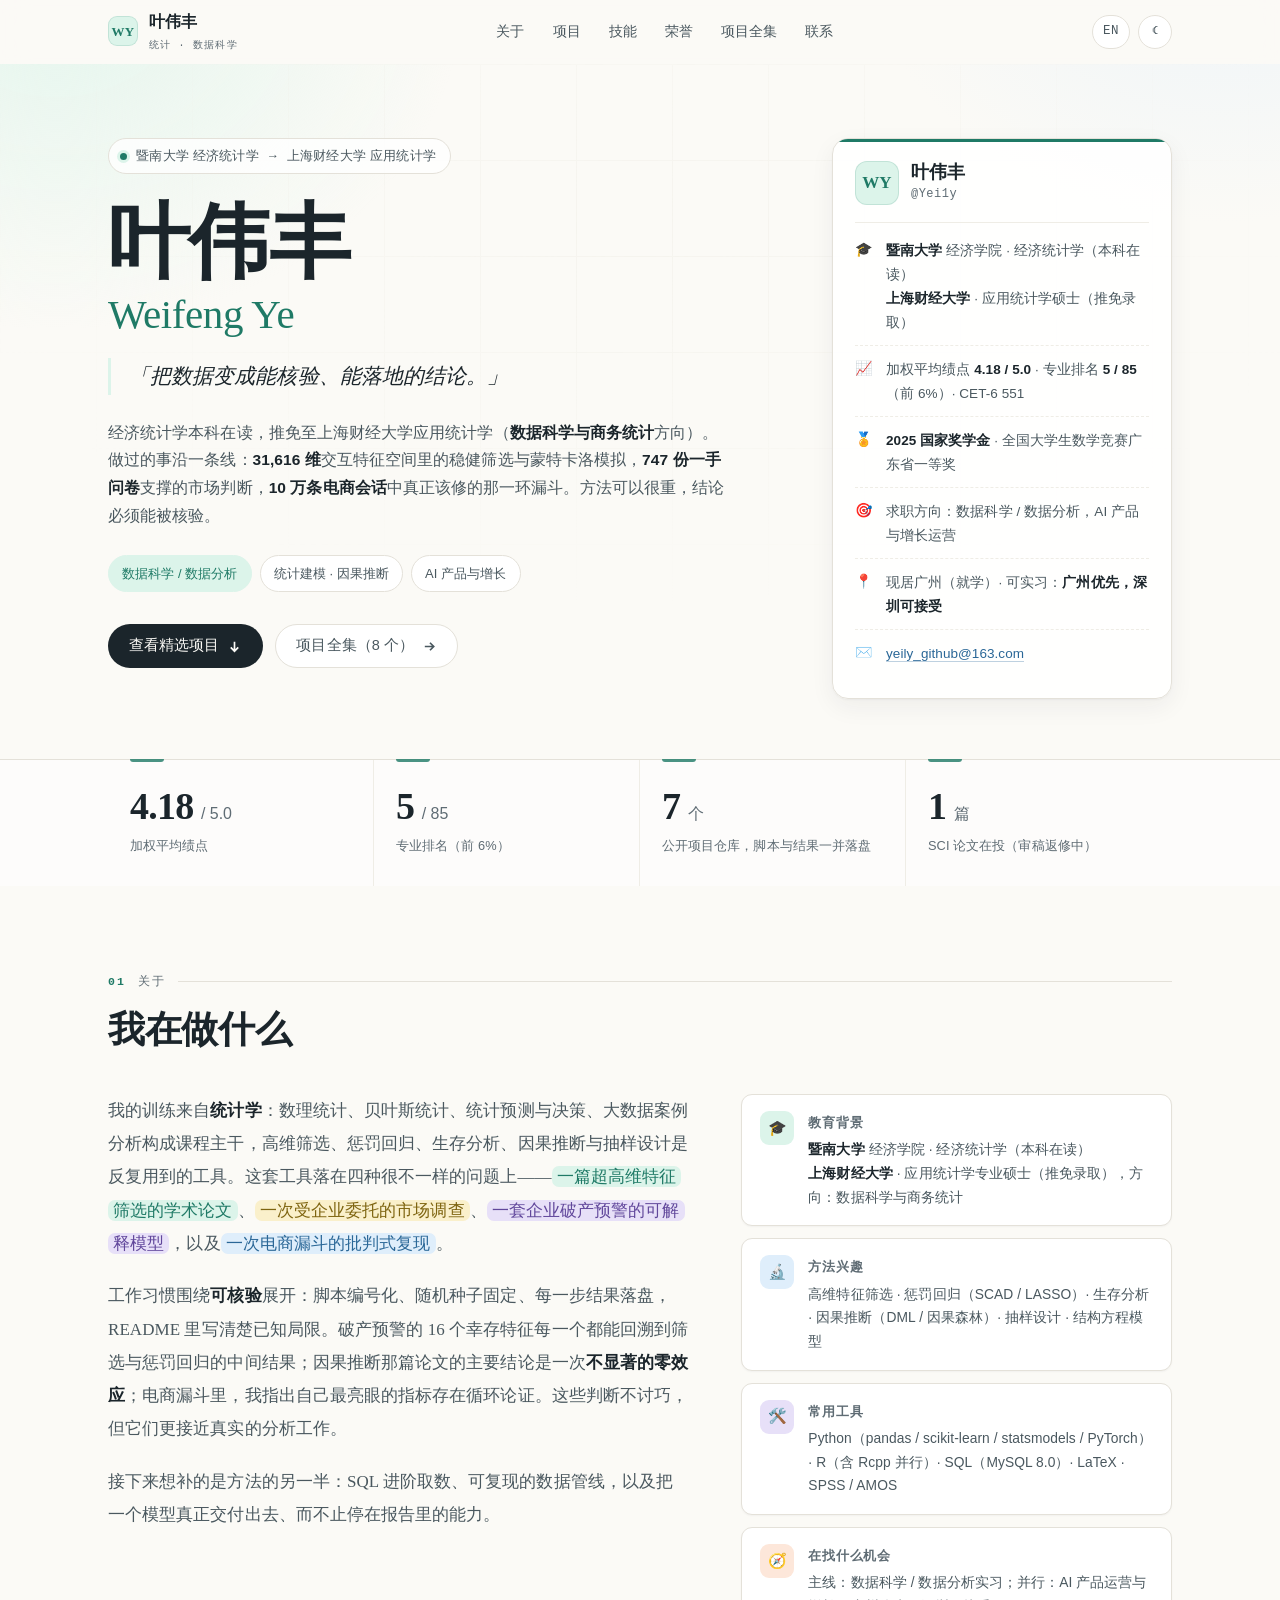
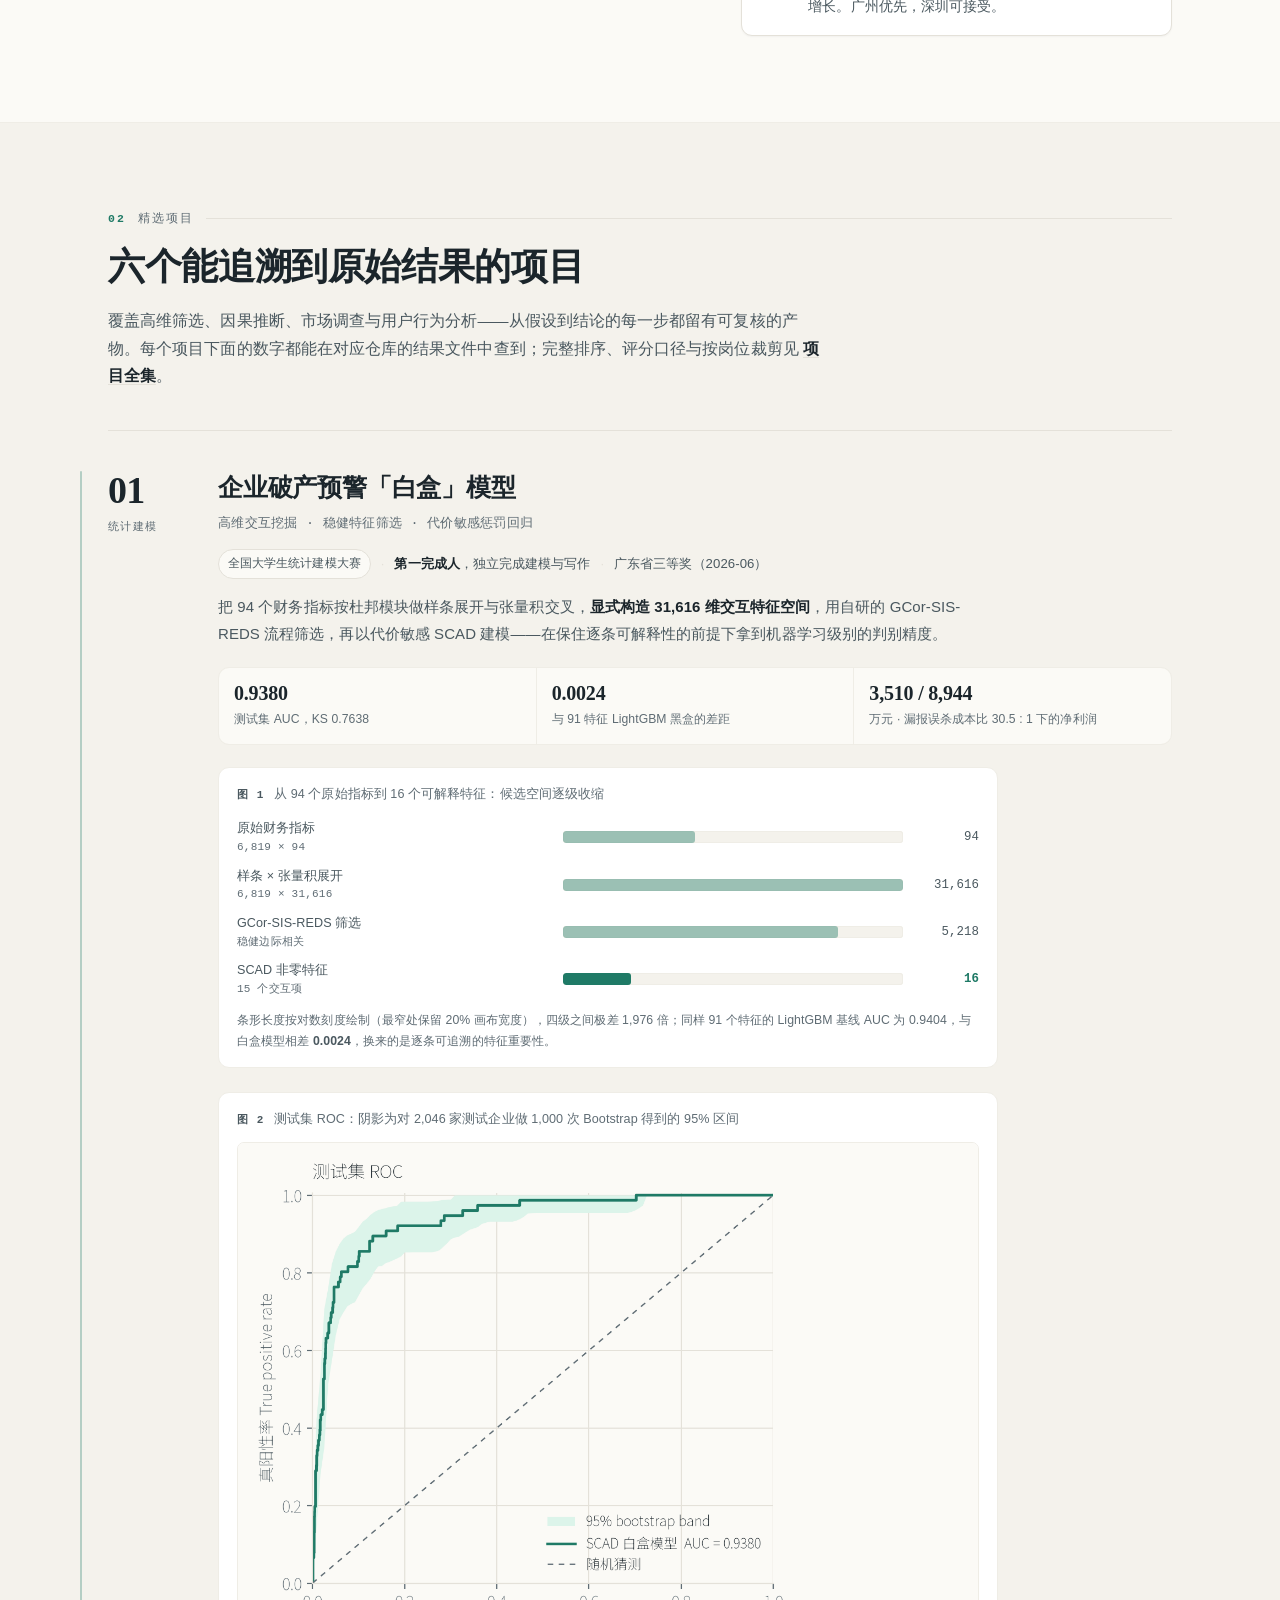
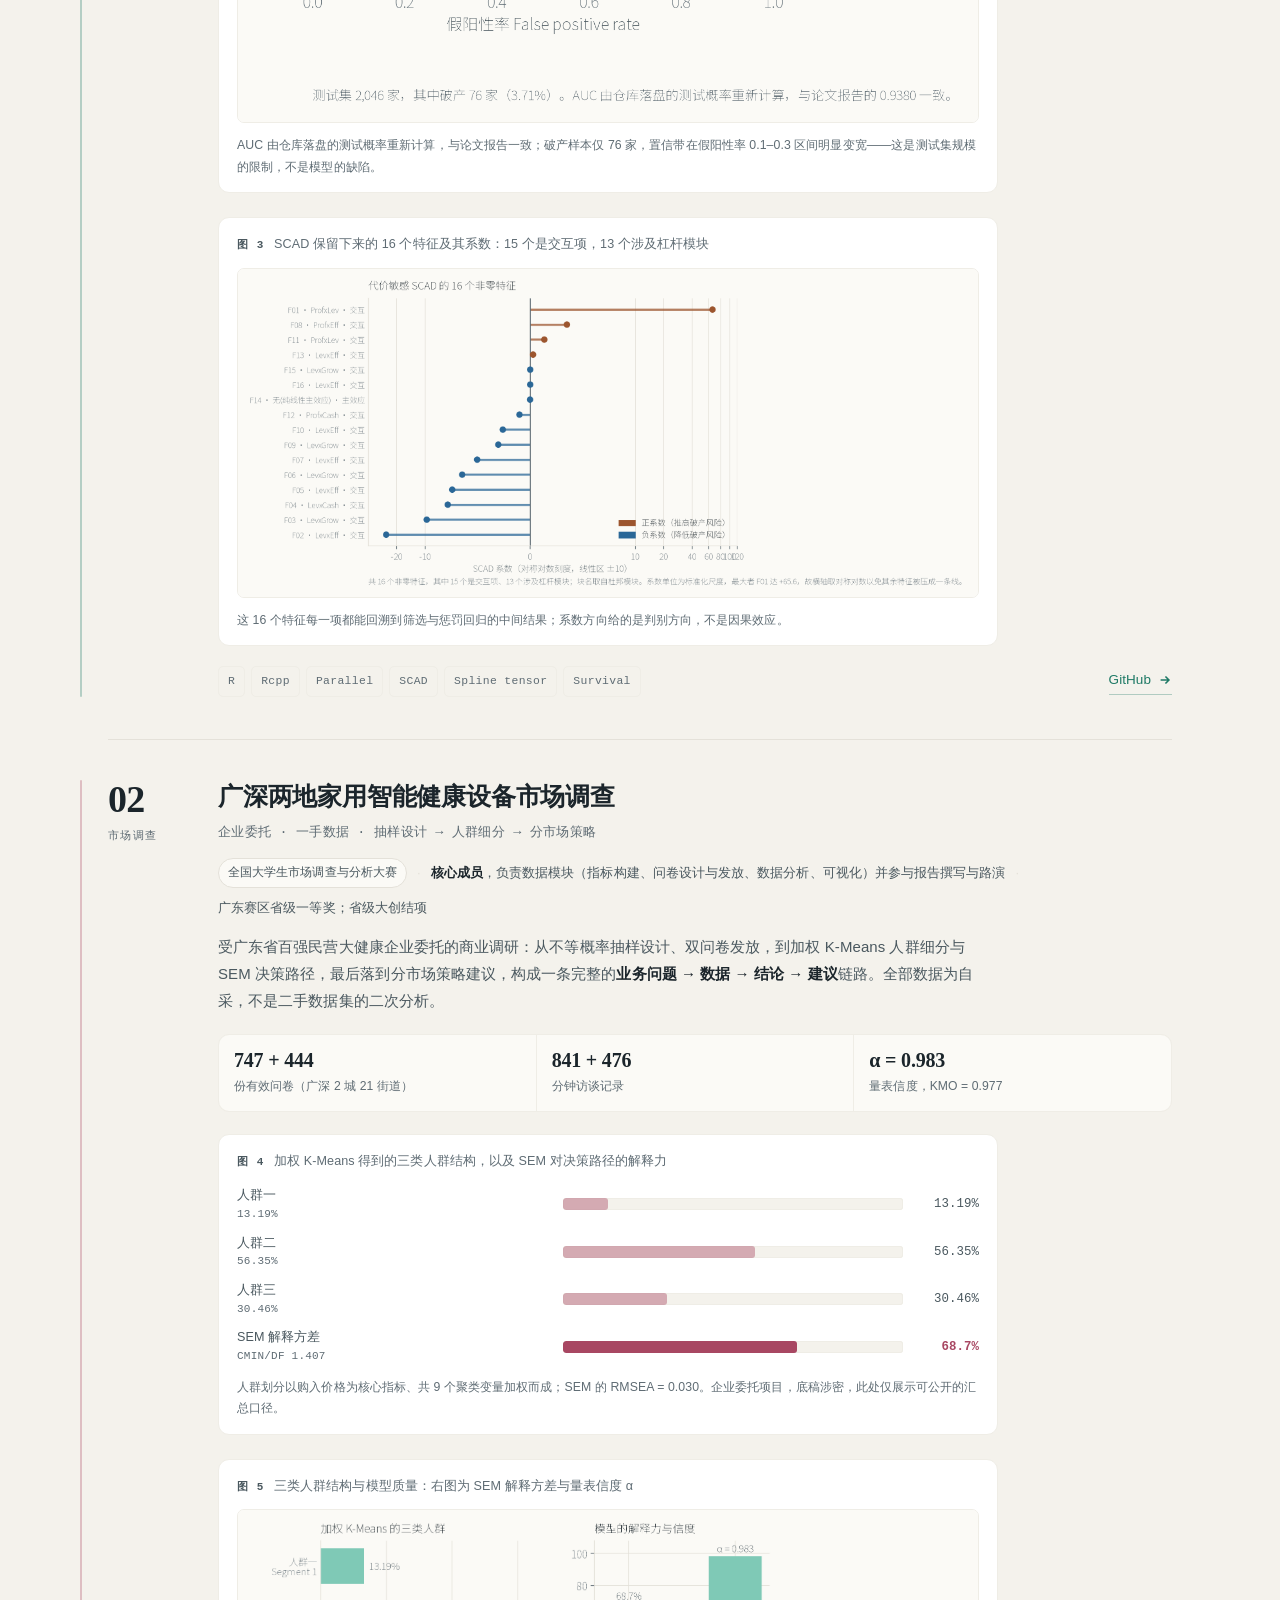
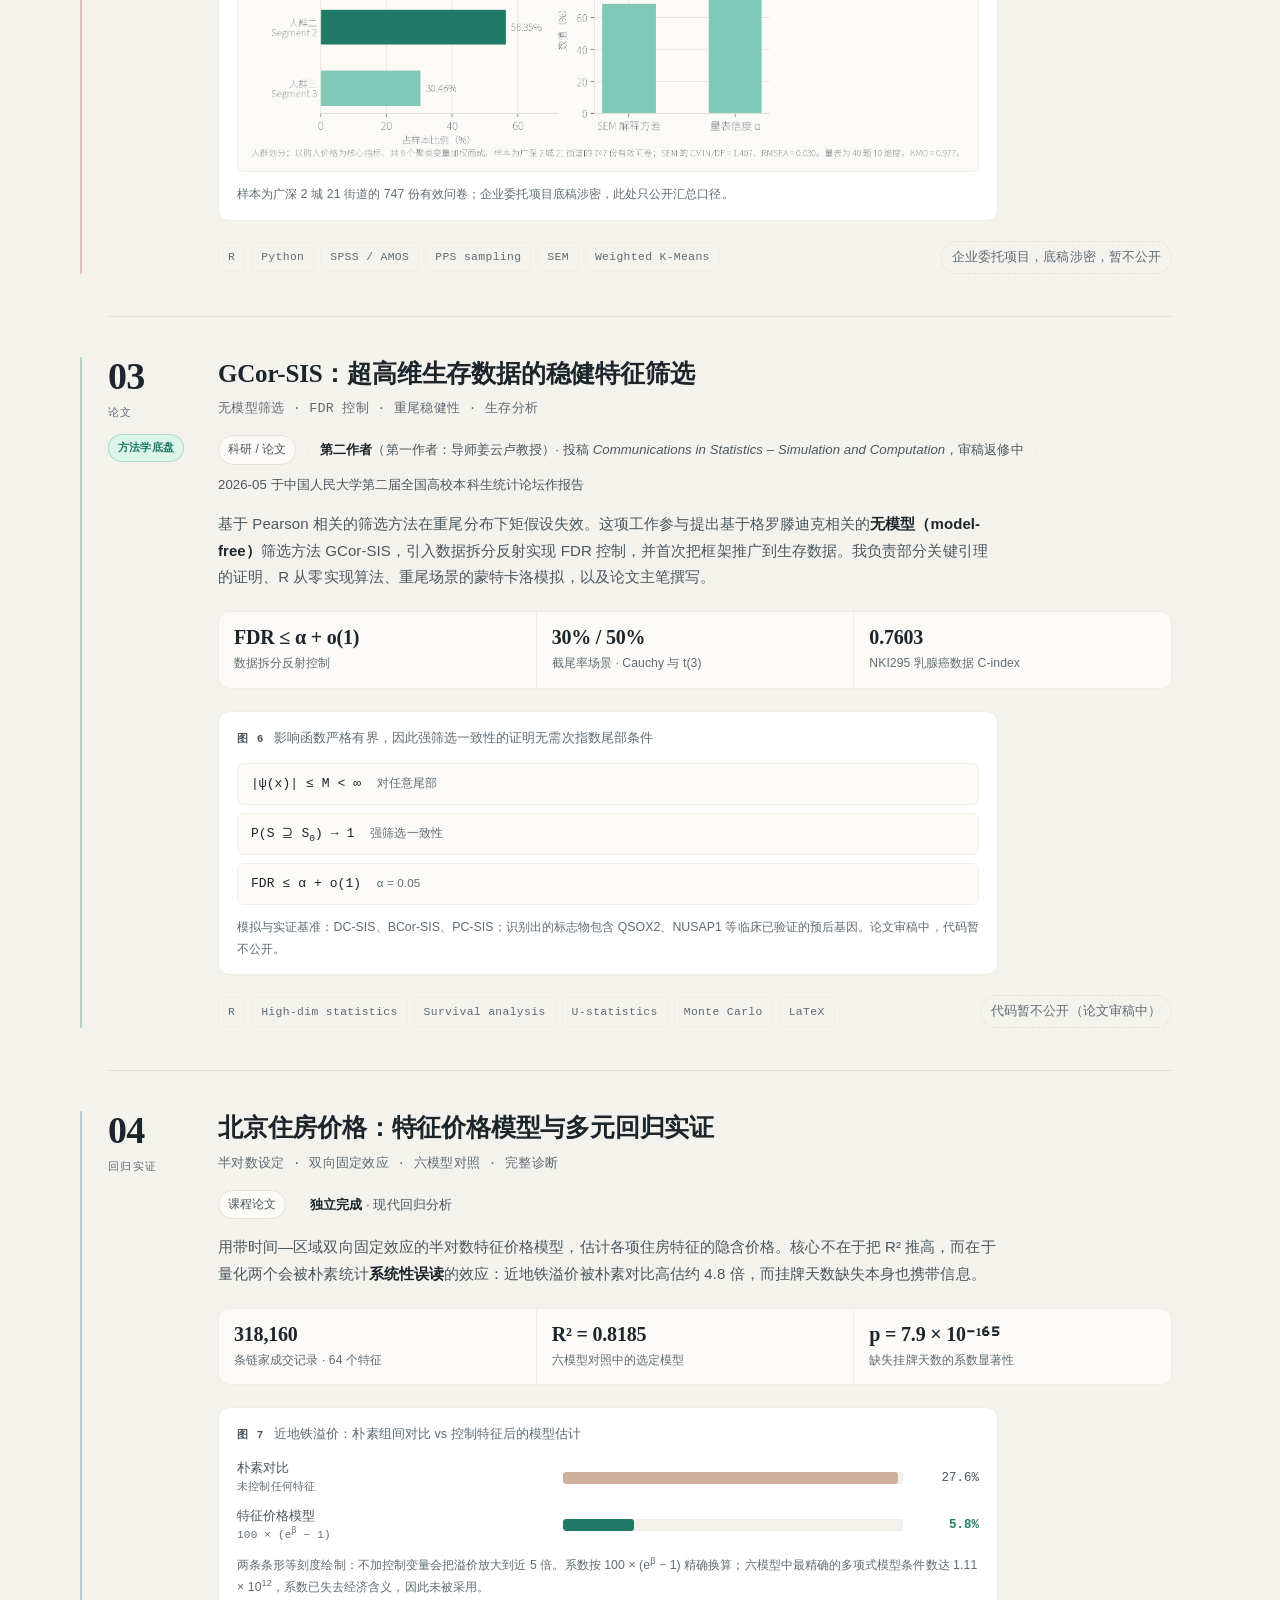
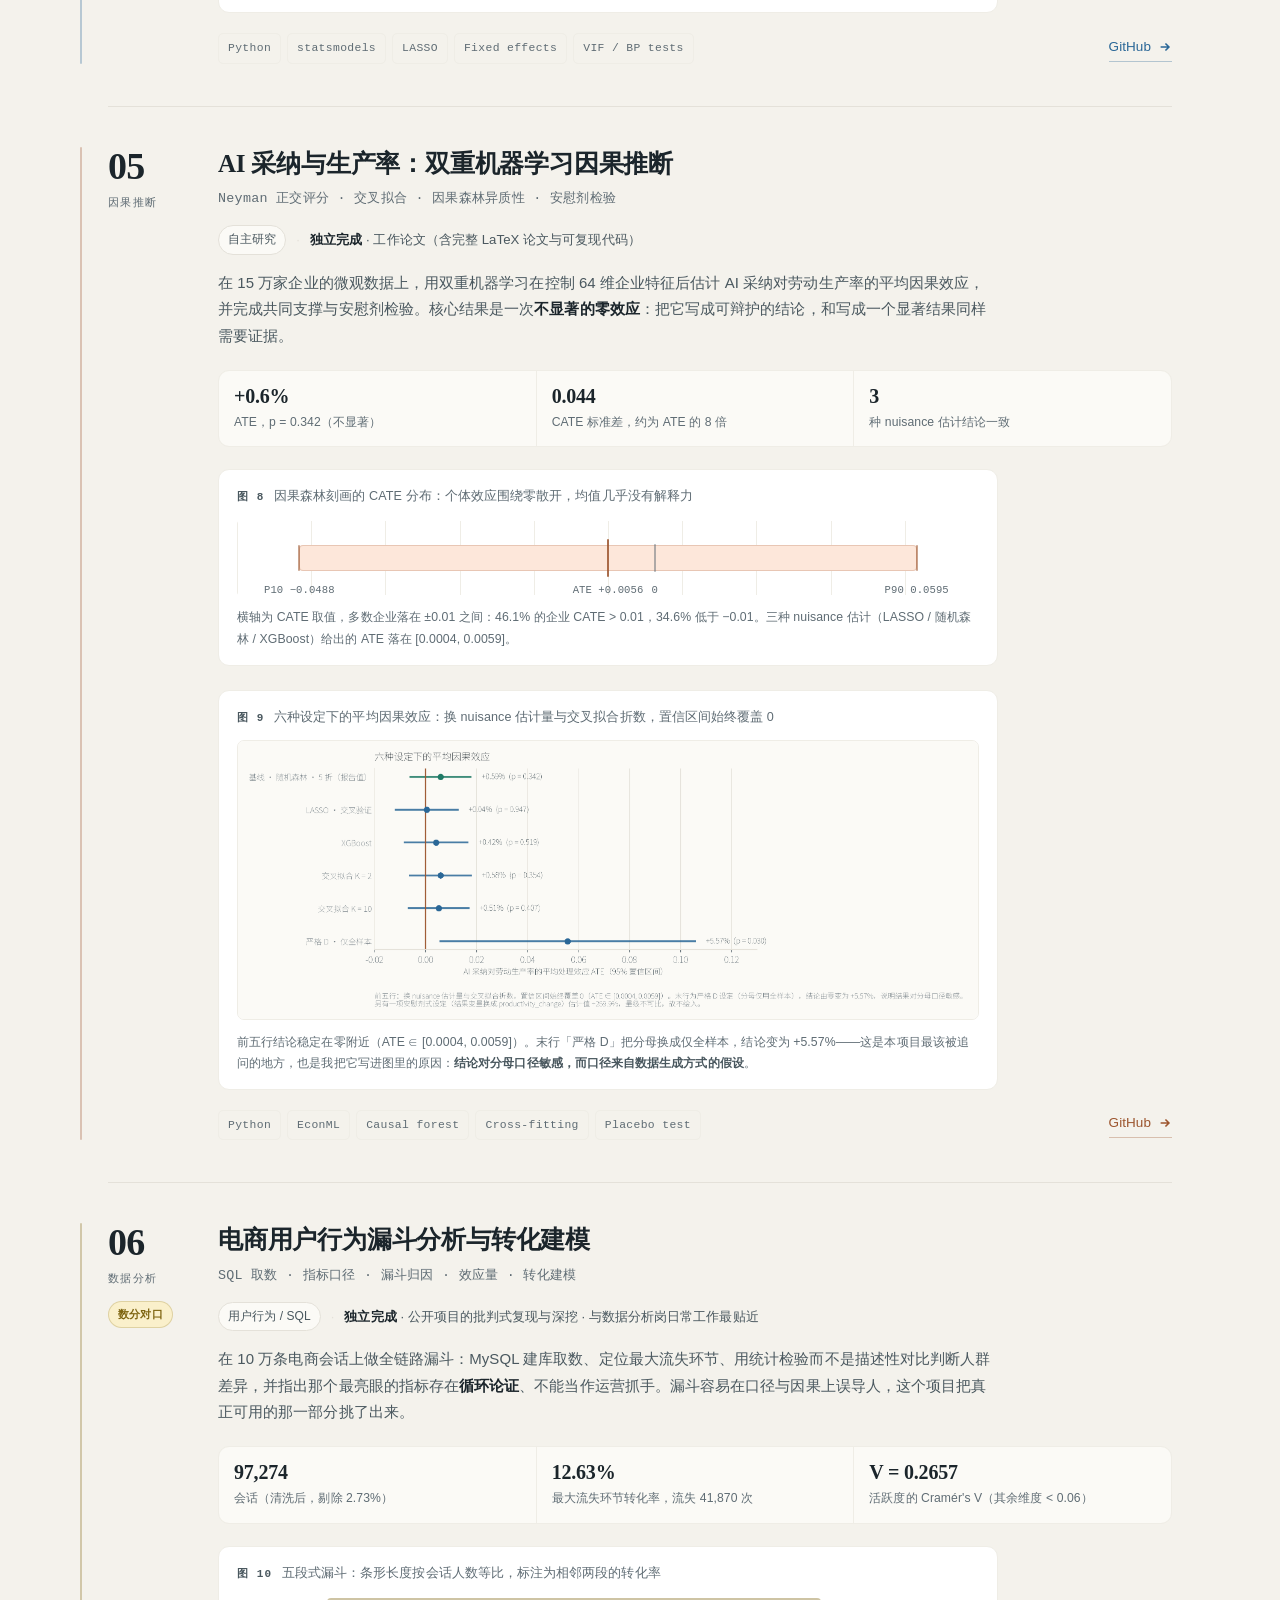
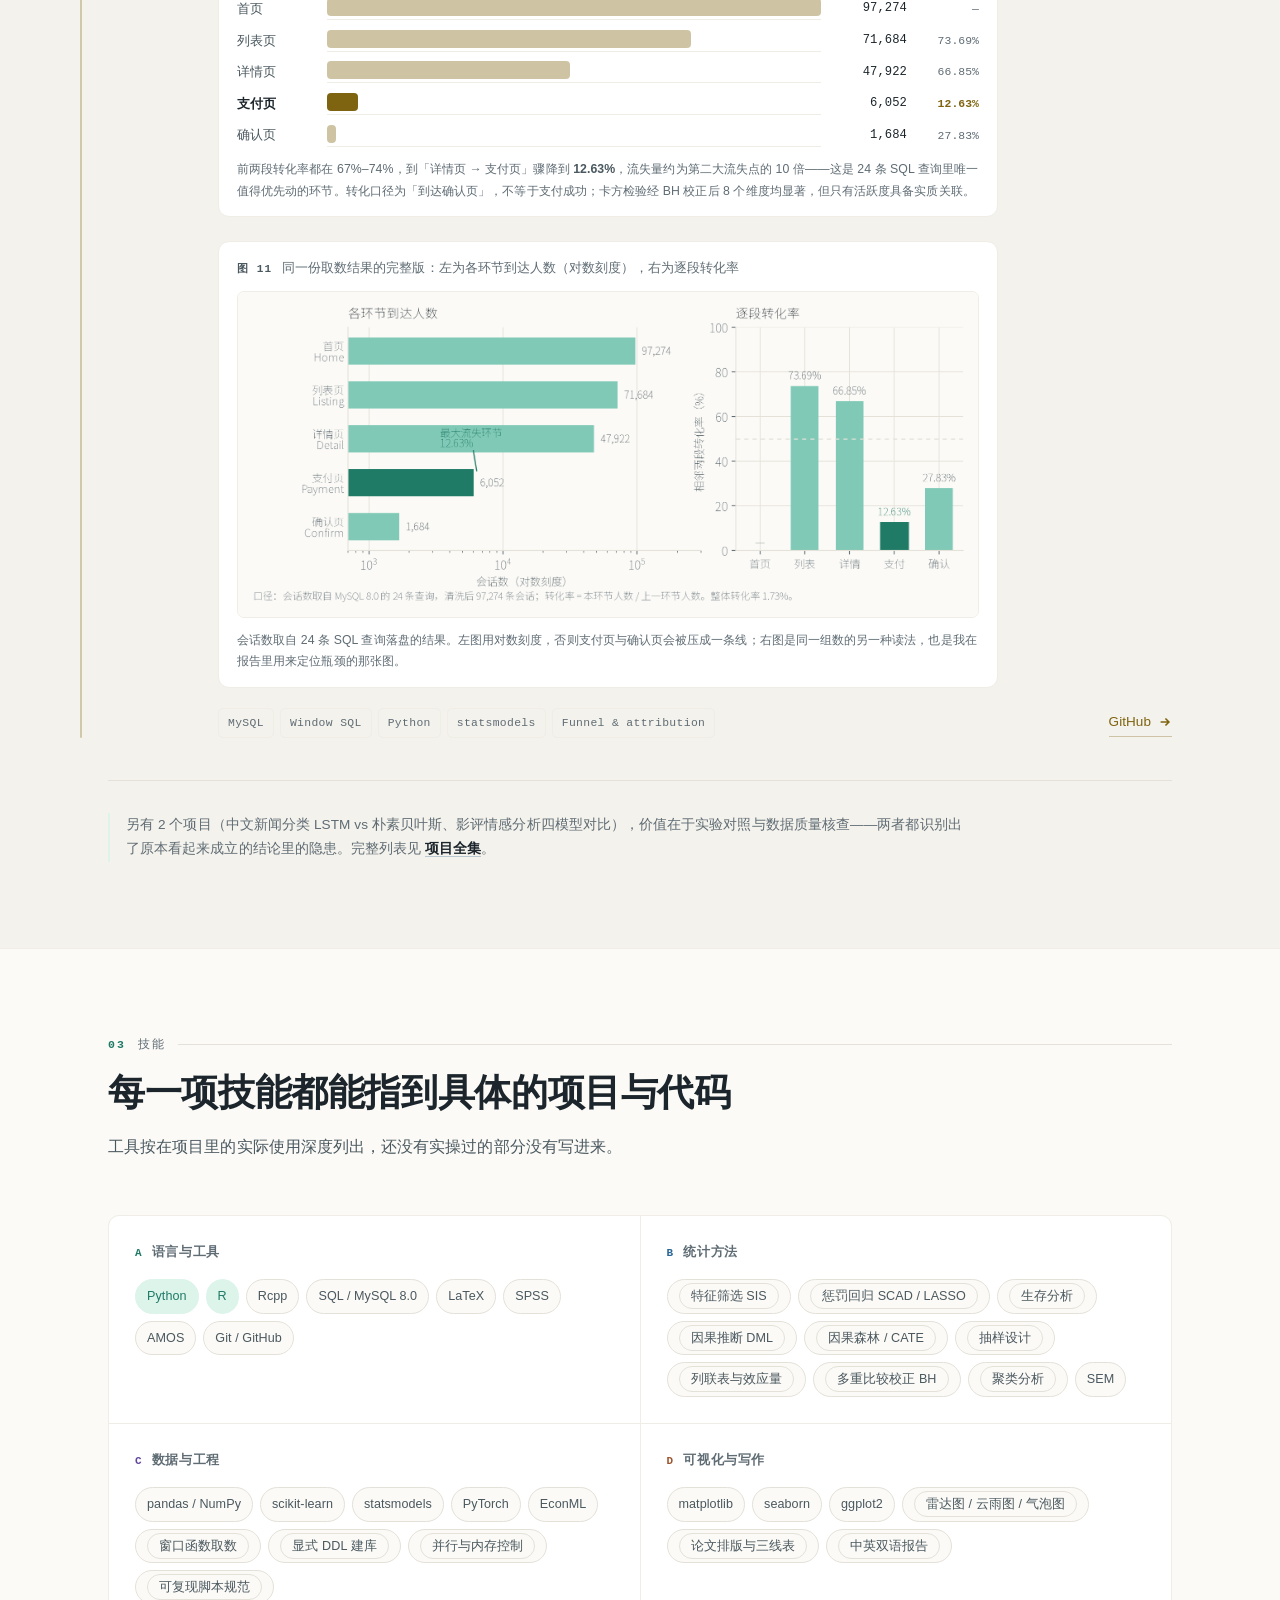
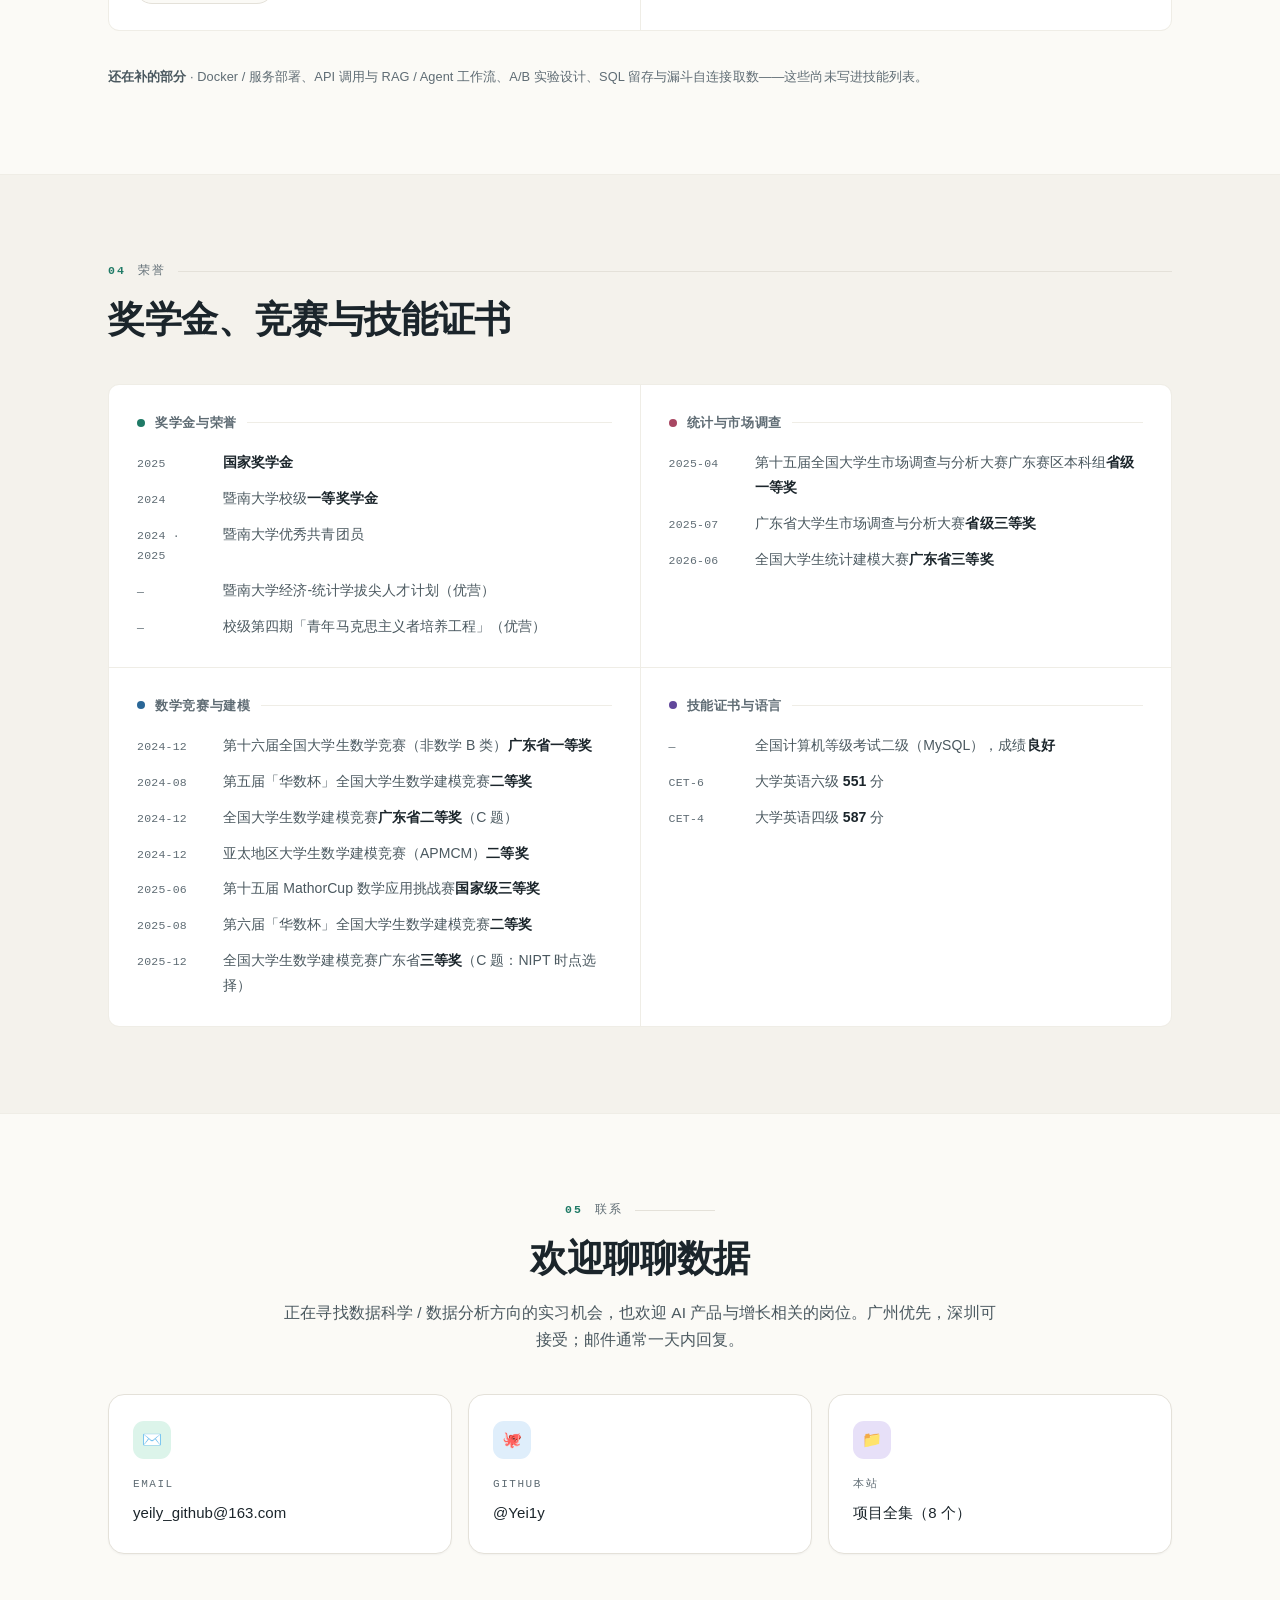
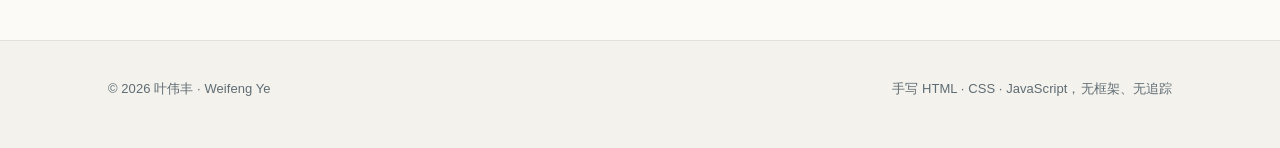
<file: index.html>
<!DOCTYPE html>
<html lang="zh-CN" data-theme="light" data-lang="zh" data-accent="mint">
<head>
<meta charset="UTF-8">
<meta name="viewport" content="width=device-width, initial-scale=1.0">
<meta name="description" content="叶伟丰 Weifeng Ye — 暨南大学经济统计学本科，推免至上海财经大学应用统计学（数据科学与商务统计）。方向：高维特征筛选、因果推断、抽样调查与用户行为分析。">
<meta name="author" content="Weifeng Ye 叶伟丰">
<meta name="keywords" content="叶伟丰, Weifeng Ye, 应用统计学, 经济统计学, 数据科学, 数据分析, 因果推断, 高维特征筛选, 上海财经大学, 暨南大学">
<meta name="theme-color" content="#FBFAF6">
<meta property="og:title" content="叶伟丰 · Weifeng Ye — 统计与数据科学">
<meta property="og:description" content="把数据变成能核验、能落地的结论。高维特征筛选 · 因果推断 · 抽样调查 · 用户行为分析。">
<meta property="og:type" content="website">
<meta property="og:url" content="https://yei1y.github.io/">
<title>叶伟丰 · Weifeng Ye — 统计与数据科学 / Statistics &amp; Data Science</title>
<link rel="stylesheet" href="assets/css/style.css">
<noscript><style>.reveal{opacity:1!important;transform:none!important}</style></noscript>
<link rel="icon" href="data:image/svg+xml,<svg xmlns='http://www.w3.org/2000/svg' viewBox='0 0 100 100'><rect width='100' height='100' rx='26' fill='%23DCF4EA'/><text x='50' y='68' font-size='46' font-family='Georgia,serif' font-weight='bold' fill='%231F7A66' text-anchor='middle'>WY</text></svg>">
<script>
  // Apply stored preferences before first paint to avoid a flash of the wrong theme.
  (function () {
    try {
      var t = localStorage.getItem('wy-theme');
      if (!t) t = window.matchMedia('(prefers-color-scheme: dark)').matches ? 'dark' : 'light';
      document.documentElement.setAttribute('data-theme', t);
      var l = localStorage.getItem('wy-lang');
      if (l) document.documentElement.setAttribute('data-lang', l);
    } catch (e) {}
  })();
</script>
</head>
<body>

<div class="progress" id="progress" aria-hidden="true"></div>

<!-- ======================= Navigation ======================= -->
<nav class="nav" id="nav">
  <div class="wrap nav-inner">
    <a class="brand" href="#top">
      <span class="brand-mark">WY</span>
      <span class="brand-name">
        <span class="zh">叶伟丰</span><span class="en">Weifeng Ye</span>
        <small><span class="zh">统计 · 数据科学</span><span class="en">Statistics · Data Science</span></small>
      </span>
    </a>

    <ul class="nav-links" id="navLinks">
      <li><a href="#about"><span class="zh">关于</span><span class="en">About</span></a></li>
      <li><a href="#work"><span class="zh">项目</span><span class="en">Work</span></a></li>
      <li><a href="#skills"><span class="zh">技能</span><span class="en">Skills</span></a></li>
      <li><a href="#honors"><span class="zh">荣誉</span><span class="en">Honors</span></a></li>
      <li><a href="projects/"><span class="zh">项目全集</span><span class="en">All work</span></a></li>
      <li><a href="#contact"><span class="zh">联系</span><span class="en">Contact</span></a></li>
    </ul>

    <div class="nav-tools">
      <button class="tool" id="langBtn" type="button" aria-label="Switch language">
        <span class="zh">EN</span><span class="en">中文</span>
      </button>
      <button class="tool" id="themeBtn" type="button" aria-label="Switch colour theme">
        <span id="themeIcon">☾</span>
      </button>
      <button class="tool nav-burger" id="burger" type="button" aria-label="Menu" aria-expanded="false">
        <span>☰</span>
      </button>
    </div>
  </div>
</nav>

<!-- ======================= Hero ======================= -->
<header class="hero" id="top">
  <div class="wrap">
    <div class="hero-grid">

      <div>
        <p class="eyebrow">
          <i aria-hidden="true"></i>
          <span class="zh">暨南大学 经济统计学 &nbsp;→&nbsp; 上海财经大学 应用统计学</span>
          <span class="en">B.S. Economic Statistics, Jinan University &nbsp;→&nbsp; M.S. Applied Statistics, SUFE</span>
        </p>

        <h1>
          <span class="zh">叶伟丰</span>
          <span class="en">Weifeng Ye</span>
          <span class="latin"><span class="zh">Weifeng Ye</span><span class="en">叶伟丰</span></span>
        </h1>

        <p class="hero-motto">
          <span class="zh">「把数据变成能核验、能落地的结论。」</span>
          <span class="en">“Turning data into conclusions you can verify and act on.”</span>
        </p>

        <p class="hero-lead">
          <span class="zh">经济统计学本科在读，推免至上海财经大学应用统计学（<b>数据科学与商务统计</b>方向）。做过的事沿一条线：<b>31,616 维</b>交互特征空间里的稳健筛选与蒙特卡洛模拟，<b>747 份一手问卷</b>支撑的市场判断，<b>10 万条电商会话</b>中真正该修的那一环漏斗。方法可以很重，结论必须能被核验。</span>
          <span class="en">B.S. in Economic Statistics, admitted by recommendation to the M.S. in Applied Statistics at Shanghai University of Finance and Economics (<b>Data Science &amp; Business Statistics</b>). One thread runs through the work: robust screening and Monte Carlo studies in a <b>31,616-dimensional</b> interaction space, a market judgement built on <b>747 first-hand questionnaires</b>, and the one funnel step worth fixing among <b>100,000 e-commerce sessions</b>. The methods can be heavy; the conclusions have to be verifiable.</span>
        </p>

        <div class="roles">
          <span class="role is-key"><span class="zh">数据科学 / 数据分析</span><span class="en">Data Science / Analytics</span></span>
          <span class="role"><span class="zh">统计建模 · 因果推断</span><span class="en">Statistical modelling · Causal inference</span></span>
          <span class="role"><span class="zh">AI 产品与增长</span><span class="en">AI product &amp; growth</span></span>
        </div>

        <div class="hero-cta">
          <a class="btn btn--solid" href="#work">
            <span class="zh">查看精选项目</span><span class="en">Selected work</span>
            <svg viewBox="0 0 16 16" fill="none" stroke="currentColor" stroke-width="1.8" aria-hidden="true"><path d="M8 3v10M4 9l4 4 4-4"/></svg>
          </a>
          <a class="btn btn--ghost" href="projects/">
            <span class="zh">项目全集（8 个）</span><span class="en">All 8 projects</span>
            <svg viewBox="0 0 16 16" fill="none" stroke="currentColor" stroke-width="1.8" aria-hidden="true"><path d="M3 8h9M8.5 4l4 4-4 4"/></svg>
          </a>
        </div>
      </div>

      <aside class="card-id">
        <div class="card-id-head">
          <span class="card-id-mark">WY</span>
          <div>
            <h2><span class="zh">叶伟丰</span><span class="en">Weifeng Ye</span></h2>
            <p>@Yei1y</p>
          </div>
        </div>

        <ul class="card-id-list">
          <li>
            <span class="k">🎓</span>
            <span class="v">
              <span class="zh"><b>暨南大学</b> 经济学院 · 经济统计学（本科在读）<br><b>上海财经大学</b> · 应用统计学硕士（推免录取）</span>
              <span class="en"><b>Jinan University</b>, School of Economics — B.S. Economic Statistics<br><b>SUFE</b> — M.S. Applied Statistics (admitted by recommendation)</span>
            </span>
          </li>
          <li>
            <span class="k">📈</span>
            <span class="v">
              <span class="zh">加权平均绩点 <b>4.18 / 5.0</b> · 专业排名 <b>5 / 85</b>（前 6%）· CET-6 551</span>
              <span class="en">Weighted GPA <b>4.18 / 5.0</b> · major rank <b>5 / 85</b> (top 6%) · CET-6 551</span>
            </span>
          </li>
          <li>
            <span class="k">🏅</span>
            <span class="v">
              <span class="zh"><b>2025 国家奖学金</b> · 全国大学生数学竞赛广东省一等奖</span>
              <span class="en"><b>2025 National Scholarship</b> · 1st Prize (Guangdong), National College Mathematics Competition</span>
            </span>
          </li>
          <li>
            <span class="k">🎯</span>
            <span class="v">
              <span class="zh">求职方向：数据科学 / 数据分析，AI 产品与增长运营</span>
              <span class="en">Target roles: data science / analytics; AI product &amp; growth</span>
            </span>
          </li>
          <li>
            <span class="k">📍</span>
            <span class="v">
              <span class="zh">现居广州（就学）· 可实习：<b>广州优先，深圳可接受</b></span>
              <span class="en">Based in Guangzhou · available in <b>Guangzhou (first choice), Shenzhen</b></span>
            </span>
          </li>
          <li>
            <span class="k">✉️</span>
            <span class="v"><a href="mailto:yeily_github@163.com">yeily_github@163.com</a></span>
          </li>
        </ul>
      </aside>

    </div>
  </div>

  <div class="strip">
    <div class="wrap">
      <div class="strip-grid">
        <div class="metric">
          <div class="num">4.18<small> / 5.0</small></div>
          <div class="cap"><span class="zh">加权平均绩点</span><span class="en">Weighted GPA</span></div>
        </div>
        <div class="metric">
          <div class="num">5<small> / 85</small></div>
          <div class="cap"><span class="zh">专业排名（前 6%）</span><span class="en">Major rank (top 6%)</span></div>
        </div>
        <div class="metric">
          <div class="num">7<small> <span class="zh">个</span><span class="en">repos</span></small></div>
          <div class="cap"><span class="zh">公开项目仓库，脚本与结果一并落盘</span><span class="en">Public repos, scripts and results committed</span></div>
        </div>
        <div class="metric">
          <div class="num">1<small> <span class="zh">篇</span><span class="en">paper</span></small></div>
          <div class="cap"><span class="zh">SCI 论文在投（审稿返修中）</span><span class="en">SCI paper under review</span></div>
        </div>
      </div>
    </div>
  </div>
</header>

<!-- ======================= About ======================= -->
<section class="section" id="about">
  <div class="wrap">
    <div class="head reveal">
      <p class="head-label"><b>01</b><span class="zh">关于</span><span class="en">About</span></p>
      <h2><span class="zh">我在做什么</span><span class="en">What I work on</span></h2>
    </div>

    <div class="about-grid">
      <div class="prose reveal">
        <p>
          <span class="zh">我的训练来自<strong>统计学</strong>：数理统计、贝叶斯统计、统计预测与决策、大数据案例分析构成课程主干，高维筛选、惩罚回归、生存分析、因果推断与抽样设计是反复用到的工具。这套工具落在四种很不一样的问题上——<span class="hl hl--mint">一篇超高维特征筛选的学术论文</span>、<span class="hl hl--lemon">一次受企业委托的市场调查</span>、<span class="hl hl--lav">一套企业破产预警的可解释模型</span>，以及<span class="hl hl--sky">一次电商漏斗的批判式复现</span>。</span>
          <span class="en">My training is in <strong>statistics</strong> — mathematical statistics, Bayesian inference, forecasting and decision theory, large-scale data case studies — with high-dimensional screening, penalized regression, survival analysis, causal inference and sampling design as the working toolkit. That toolkit lands on four very different problems: <span class="hl hl--mint">an academic paper on ultrahigh-dimensional feature screening</span>, <span class="hl hl--lemon">a client-commissioned market survey</span>, <span class="hl hl--lav">an interpretable corporate bankruptcy-warning model</span>, and <span class="hl hl--sky">a critical reproduction of an e-commerce funnel analysis</span>.</span>
        </p>
        <p>
          <span class="zh">工作习惯围绕<strong>可核验</strong>展开：脚本编号化、随机种子固定、每一步结果落盘，README 里写清楚已知局限。破产预警的 16 个幸存特征每一个都能回溯到筛选与惩罚回归的中间结果；因果推断那篇论文的主要结论是一次<strong>不显著的零效应</strong>；电商漏斗里，我指出自己最亮眼的指标存在循环论证。这些判断不讨巧，但它们更接近真实的分析工作。</span>
          <span class="en">The working habit is built around <strong>verifiability</strong>: numbered scripts, fixed random seeds, every step written to disk, and known limitations stated in the README. Each of the 16 surviving features in the bankruptcy model traces back to intermediate screening and penalized-regression output; the headline result of the causal-inference paper is an <strong>insignificant null</strong>; and in the funnel project I flag that my most striking indicator is circular by construction. Those are not the flattering conclusions, but they are closer to real analytical work.</span>
        </p>
        <p>
          <span class="zh">接下来想补的是方法的另一半：SQL 进阶取数、可复现的数据管线，以及把一个模型真正交付出去、而不止停在报告里的能力。</span>
          <span class="en">What I want to add next is the other half of the craft: advanced SQL, reproducible data pipelines, and the ability to ship a model rather than stopping at the report.</span>
        </p>
      </div>

      <div class="facts">
        <div class="fact reveal" data-accent="mint">
          <span class="ico">🎓</span>
          <div>
            <h3><span class="zh">教育背景</span><span class="en">Education</span></h3>
            <p>
              <span class="zh"><strong>暨南大学</strong> 经济学院 · 经济统计学（本科在读）<br><strong>上海财经大学</strong> · 应用统计学专业硕士（推免录取），方向：数据科学与商务统计</span>
              <span class="en"><strong>Jinan University</strong>, School of Economics — B.S. Economic Statistics<br><strong>SUFE</strong> — M.S. Applied Statistics (admitted), Data Science &amp; Business Statistics</span>
            </p>
          </div>
        </div>
        <div class="fact reveal" data-accent="sky">
          <span class="ico">🔬</span>
          <div>
            <h3><span class="zh">方法兴趣</span><span class="en">Methods</span></h3>
            <p>
              <span class="zh">高维特征筛选 · 惩罚回归（SCAD / LASSO）· 生存分析 · 因果推断（DML / 因果森林）· 抽样设计 · 结构方程模型</span>
              <span class="en">High-dimensional screening · penalized regression (SCAD / LASSO) · survival analysis · causal inference (DML / causal forests) · sampling design · structural equation modelling</span>
            </p>
          </div>
        </div>
        <div class="fact reveal" data-accent="lav">
          <span class="ico">🛠️</span>
          <div>
            <h3><span class="zh">常用工具</span><span class="en">Toolchain</span></h3>
            <p>
              <span class="zh">Python（pandas / scikit-learn / statsmodels / PyTorch）· R（含 Rcpp 并行）· SQL（MySQL 8.0）· LaTeX · SPSS / AMOS</span>
              <span class="en">Python (pandas / scikit-learn / statsmodels / PyTorch) · R (incl. Rcpp parallelism) · SQL (MySQL 8.0) · LaTeX · SPSS / AMOS</span>
            </p>
          </div>
        </div>
        <div class="fact reveal" data-accent="peach">
          <span class="ico">🧭</span>
          <div>
            <h3><span class="zh">在找什么机会</span><span class="en">Looking for</span></h3>
            <p>
              <span class="zh">主线：数据科学 / 数据分析实习；并行：AI 产品运营与增长。广州优先，深圳可接受。</span>
              <span class="en">Primary: a data science / analytics internship. Parallel: AI product operations &amp; growth. Guangzhou first, Shenzhen acceptable.</span>
            </p>
          </div>
        </div>
      </div>
    </div>
  </div>
</section>

<!-- ======================= Selected work ======================= -->
<section class="section section--band" id="work">
  <div class="wrap">
    <div class="head reveal">
      <p class="head-label"><b>02</b><span class="zh">精选项目</span><span class="en">Selected work</span></p>
      <h2><span class="zh">六个能追溯到原始结果的项目</span><span class="en">Six projects that trace back to raw output</span></h2>
      <p>
        <span class="zh">覆盖高维筛选、因果推断、市场调查与用户行为分析——从假设到结论的每一步都留有可复核的产物。每个项目下面的数字都能在对应仓库的结果文件中查到；完整排序、评分口径与按岗位裁剪见 <a href="projects/"><strong>项目全集</strong></a>。</span>
        <span class="en">Covering high-dimensional screening, causal inference, market research and user-behaviour analysis — every step from hypothesis to conclusion leaves an auditable artefact. Each figure below traces to a results file in the corresponding repo; the full ranking, rubric and role-specific cuts are on the <a href="projects/"><strong>all-projects page</strong></a>.</span>
      </p>
    </div>

    <div class="entries">

      <!-- 01 -->
      <article class="entry reveal" data-accent="mint">
        <div class="entry-rank">
          <span class="n">01</span>
          <span class="k"><span class="zh">统计建模</span><span class="en">Modelling</span></span>
        </div>
        <div>
          <h3><span class="zh">企业破产预警「白盒」模型</span><span class="en">A white-box corporate bankruptcy warning model</span></h3>
          <p class="sub"><span class="zh">高维交互挖掘 · 稳健特征筛选 · 代价敏感惩罚回归</span><span class="en">High-dimensional interaction mining · robust screening · cost-sensitive penalized regression</span></p>

          <p class="meta">
            <em><span class="zh">全国大学生统计建模大赛</span><span class="en">National Statistical Modeling Competition</span></em>
            <span class="sep">·</span>
            <span class="zh"><b>第一完成人</b>，独立完成建模与写作</span>
            <span class="en"><b>Lead author</b>, modelling and writing done independently</span>
            <span class="sep">·</span>
            <span class="zh">广东省三等奖（2026-06）</span>
            <span class="en">3rd Prize, Guangdong (2026-06)</span>
          </p>

          <p class="desc">
            <span class="zh">把 94 个财务指标按杜邦模块做样条展开与张量积交叉，<strong>显式构造 31,616 维交互特征空间</strong>，用自研的 GCor-SIS-REDS 流程筛选，再以代价敏感 SCAD 建模——在保住逐条可解释性的前提下拿到机器学习级别的判别精度。</span>
            <span class="en">Spline-expanded and tensor-crossed 94 financial ratios by DuPont block into an <strong>explicit 31,616-dimensional interaction space</strong>, screened with a self-built GCor-SIS-REDS routine, then modelled with cost-sensitive SCAD — machine-learning discrimination while every feature stays interpretable.</span>
          </p>

          <div class="stats">
            <div class="stat">
              <b>0.9380</b>
              <span><span class="zh">测试集 AUC，KS 0.7638</span><span class="en">Test AUC, KS 0.7638</span></span>
            </div>
            <div class="stat">
              <b>0.0024</b>
              <span><span class="zh">与 91 特征 LightGBM 黑盒的差距</span><span class="en">Gap to a 91-feature LightGBM black box</span></span>
            </div>
            <div class="stat">
              <b>3,510 / 8,944</b>
              <span><span class="zh">万元 · 漏报误杀成本比 30.5 : 1 下的净利润</span><span class="en">10k CNY net profit at a 30.5 : 1 miss / false-alarm cost ratio</span></span>
            </div>
          </div>

          <figure class="fig">
            <figcaption>
              <b><span class="zh">图 1</span><span class="en">Fig. 1</span></b>
              <span class="zh">从 94 个原始指标到 16 个可解释特征：候选空间逐级收缩</span>
              <span class="en">From 94 raw ratios to 16 interpretable features: the candidate space contracts in stages</span>
            </figcaption>
            <ul class="bars bars--log" role="list">
              <li>
                <span class="lb"><span class="zh">原始财务指标</span><span class="en">Raw ratios</span><em>6,819 × 94</em></span>
                <span class="track"><i style="width:38.7%"></i></span>
                <span class="vl">94</span>
              </li>
              <li>
                <span class="lb"><span class="zh">样条 × 张量积展开</span><span class="en">Spline × tensor expansion</span><em>6,819 × 31,616</em></span>
                <span class="track"><i style="width:100.0%"></i></span>
                <span class="vl">31,616</span>
              </li>
              <li>
                <span class="lb"><span class="zh">GCor-SIS-REDS 筛选</span><span class="en">Screened by GCor-SIS-REDS</span><em>稳健边际相关</em></span>
                <span class="track"><i style="width:81.0%"></i></span>
                <span class="vl">5,218</span>
              </li>
              <li class="is-final">
                <span class="lb"><span class="zh">SCAD 非零特征</span><span class="en">SCAD non-zero features</span><em>15 个交互项</em></span>
                <span class="track"><i style="width:20.0%"></i></span>
                <span class="vl">16</span>
              </li>
            </ul>
            <p class="fig-note">
              <span class="zh">条形长度按对数刻度绘制（最窄处保留 20% 画布宽度），四级之间极差 1,976 倍；同样 91 个特征的 LightGBM 基线 AUC 为 0.9404，与白盒模型相差 <b>0.0024</b>，换来的是逐条可追溯的特征重要性。</span>
              <span class="en">Bar lengths are drawn on a log scale with a 20% canvas floor, so the smallest stage stays visible; the four stages span 1,976×. A 91-feature LightGBM baseline reaches AUC 0.9404, a gap of <b>0.0024</b> from the white-box model — bought with fully traceable feature importance.</span>
            </p>
          </figure>

          <figure class="media">
            <figcaption>
              <b><span class="zh">图 2</span><span class="en">Fig. 2</span></b>
              <span class="zh">测试集 ROC：阴影为对 2,046 家测试企业做 1,000 次 Bootstrap 得到的 95% 区间</span>
              <span class="en">Test-set ROC; the band is a 95% bootstrap interval over 1,000 resamples of the 2,046 test firms</span>
            </figcaption>
            <button class="media-btn" type="button" data-zoom="assets/figures/fig-roc.png"
                    aria-label="放大查看：测试集 ROC 曲线 / Enlarge: test-set ROC curve">
              <img src="assets/figures/fig-roc.png" width="1344" height="1052" decoding="async" fetchpriority="low"
                   alt="测试集 ROC 曲线，AUC 0.9380，附 95% Bootstrap 置信带；测试集 2,046 家中破产 76 家。">
            </button>
            <p class="media-note">
              <span class="zh">AUC 由仓库落盘的测试概率重新计算，与论文报告一致；破产样本仅 76 家，置信带在假阳性率 0.1–0.3 区间明显变宽——这是测试集规模的限制，不是模型的缺陷。</span>
              <span class="en">The AUC was recomputed from the probabilities committed to the repo and matches the reported figure. With only 76 bankrupt cases the band widens markedly between false-positive rates 0.1 and 0.3 — a limit of the test-set size, not of the model.</span>
            </p>
          </figure>

          <figure class="media">
            <figcaption>
              <b><span class="zh">图 3</span><span class="en">Fig. 3</span></b>
              <span class="zh">SCAD 保留下来的 16 个特征及其系数：15 个是交互项，13 个涉及杠杆模块</span>
              <span class="en">The 16 features SCAD kept, with their coefficients: 15 are interactions and 13 involve the leverage block</span>
            </figcaption>
            <button class="media-btn" type="button" data-zoom="assets/figures/fig-scad.png"
                    aria-label="放大查看：SCAD 选出的 16 个特征 / Enlarge: the 16 SCAD-selected features">
              <img src="assets/figures/fig-scad.png" width="2300" height="1020" decoding="async" fetchpriority="low"
                   alt="SCAD 选择的 16 个非零特征棒棒糖图，横轴为对称对数刻度，最大正系数 F01 约 65.6，最小负系数 F02 约 -25.8。">
            </button>
            <p class="media-note">
              <span class="zh">这 16 个特征每一项都能回溯到筛选与惩罚回归的中间结果；系数方向给的是判别方向，不是因果效应。</span>
              <span class="en">Each of the 16 traces back to intermediate screening and penalized-regression output. The signs give a direction of discrimination, not a causal effect.</span>
            </p>
          </figure>

          <div class="entry-foot">
            <div class="tags"><span>R</span><span>Rcpp</span><span>Parallel</span><span>SCAD</span><span>Spline tensor</span><span>Survival</span></div>
            <a class="link-out" href="https://github.com/Yei1y/Company-Bankruptcy-Prediction" target="_blank" rel="noopener">
              GitHub
              <svg viewBox="0 0 16 16" fill="none" stroke="currentColor" stroke-width="1.8" aria-hidden="true"><path d="M3 8h9M8.5 4l4 4-4 4"/></svg>
            </a>
          </div>
        </div>
      </article>

      <!-- 02 -->
      <article class="entry reveal" data-accent="pink">
        <div class="entry-rank">
          <span class="n">02</span>
          <span class="k"><span class="zh">市场调查</span><span class="en">Survey</span></span>
        </div>
        <div>
          <h3><span class="zh">广深两地家用智能健康设备市场调查</span><span class="en">Market survey: home smart-health devices in Guangzhou &amp; Shenzhen</span></h3>
          <p class="sub"><span class="zh">企业委托 · 一手数据 · 抽样设计 → 人群细分 → 分市场策略</span><span class="en">Client-commissioned · first-hand data · sampling → segmentation → market-specific strategy</span></p>

          <p class="meta">
            <em><span class="zh">全国大学生市场调查与分析大赛</span><span class="en">National Market Research Competition</span></em>
            <span class="sep">·</span>
            <span class="zh"><b>核心成员</b>，负责数据模块（指标构建、问卷设计与发放、数据分析、可视化）并参与报告撰写与路演</span>
            <span class="en"><b>Core member</b> leading the data module (indicator design, questionnaire design and fielding, analysis, visualisation) plus report writing and the pitch</span>
            <span class="sep">·</span>
            <span class="zh">广东赛区省级一等奖；省级大创结项</span>
            <span class="en">1st Prize, Guangdong; provincial innovation project completed</span>
          </p>

          <p class="desc">
            <span class="zh">受广东省百强民营大健康企业委托的商业调研：从不等概率抽样设计、双问卷发放，到加权 K-Means 人群细分与 SEM 决策路径，最后落到分市场策略建议，构成一条完整的<strong>业务问题 → 数据 → 结论 → 建议</strong>链路。全部数据为自采，不是二手数据集的二次分析。</span>
            <span class="en">A commercial study commissioned by a top-100 private health enterprise in Guangdong: unequal-probability sampling and two questionnaire waves, weighted K-Means segmentation with an SEM decision path, ending in market-specific recommendations — a complete <strong>business question → data → conclusion → action</strong> chain built entirely on data we collected ourselves.</span>
          </p>

          <div class="stats">
            <div class="stat">
              <b>747 + 444</b>
              <span><span class="zh">份有效问卷（广深 2 城 21 街道）</span><span class="en">Valid questionnaires (21 subdistricts, 2 cities)</span></span>
            </div>
            <div class="stat">
              <b>841 + 476</b>
              <span><span class="zh">分钟访谈记录</span><span class="en">Minutes of interviews</span></span>
            </div>
            <div class="stat">
              <b>α = 0.983</b>
              <span><span class="zh">量表信度，KMO = 0.977</span><span class="en">Scale reliability, KMO = 0.977</span></span>
            </div>
          </div>

          <figure class="fig">
            <figcaption>
              <b><span class="zh">图 4</span><span class="en">Fig. 4</span></b>
              <span class="zh">加权 K-Means 得到的三类人群结构，以及 SEM 对决策路径的解释力</span>
              <span class="en">The three-segment structure from weighted K-Means, and how much of the decision path the SEM explains</span>
            </figcaption>
            <ul class="bars" role="list">
              <li>
                <span class="lb"><span class="zh">人群一</span><span class="en">Segment 1</span><em>13.19%</em></span>
                <span class="track"><i style="width:13.19%"></i></span>
                <span class="vl">13.19%</span>
              </li>
              <li>
                <span class="lb"><span class="zh">人群二</span><span class="en">Segment 2</span><em>56.35%</em></span>
                <span class="track"><i style="width:56.35%"></i></span>
                <span class="vl">56.35%</span>
              </li>
              <li>
                <span class="lb"><span class="zh">人群三</span><span class="en">Segment 3</span><em>30.46%</em></span>
                <span class="track"><i style="width:30.46%"></i></span>
                <span class="vl">30.46%</span>
              </li>
              <li class="is-final">
                <span class="lb"><span class="zh">SEM 解释方差</span><span class="en">Variance explained by SEM</span><em>CMIN/DF 1.407</em></span>
                <span class="track"><i style="width:68.7%"></i></span>
                <span class="vl">68.7%</span>
              </li>
            </ul>
            <p class="fig-note">
              <span class="zh">人群划分以购入价格为核心指标、共 9 个聚类变量加权而成；SEM 的 RMSEA = 0.030。企业委托项目，底稿涉密，此处仅展示可公开的汇总口径。</span>
              <span class="en">Segments come from a weighted K-Means over nine variables centred on purchase price; the SEM reports RMSEA = 0.030. Client work with confidential source materials — only publishable aggregates are shown.</span>
            </p>
          </figure>

          <figure class="media">
            <figcaption>
              <b><span class="zh">图 5</span><span class="en">Fig. 5</span></b>
              <span class="zh">三类人群结构与模型质量：右图为 SEM 解释方差与量表信度 α</span>
              <span class="en">Segment structure and model quality; the right panel gives variance explained by the SEM and the scale's reliability α</span>
            </figcaption>
            <button class="media-btn" type="button" data-zoom="assets/figures/fig-segments.png"
                    aria-label="放大查看：市场调查的三类人群与模型质量 / Enlarge: segments and model quality">
              <img src="assets/figures/fig-segments.png" width="2043" height="721" decoding="async" fetchpriority="low"
                   alt="左侧为加权 K-Means 三类人群占比 13.19%、56.35%、30.46%；右侧为 SEM 解释方差 68.7% 与量表信度 α = 0.983。">
            </button>
            <p class="media-note">
              <span class="zh">样本为广深 2 城 21 街道的 747 份有效问卷；企业委托项目底稿涉密，此处只公开汇总口径。</span>
              <span class="en">Based on 747 valid questionnaires across 21 subdistricts in two cities. Client work with confidential source materials, so only publishable aggregates appear here.</span>
            </p>
          </figure>

          <div class="entry-foot">
            <div class="tags"><span>R</span><span>Python</span><span>SPSS / AMOS</span><span>PPS sampling</span><span>SEM</span><span>Weighted K-Means</span></div>
            <span class="link-off"><span class="zh">企业委托项目，底稿涉密，暂不公开</span><span class="en">Client work — source materials confidential</span></span>
          </div>
        </div>
      </article>

      <!-- 03 -->
      <article class="entry reveal" data-accent="mint">
        <div class="entry-rank">
          <span class="n">03</span>
          <span class="k"><span class="zh">论文</span><span class="en">Paper</span></span>
          <span class="flag"><span class="zh">方法学底盘</span><span class="en">Methods core</span></span>
        </div>
        <div>
          <h3><span class="zh">GCor-SIS：超高维生存数据的稳健特征筛选</span><span class="en">GCor-SIS: robust feature screening for ultrahigh-dimensional survival data</span></h3>
          <p class="sub"><span class="zh">无模型筛选 · FDR 控制 · 重尾稳健性 · 生存分析</span><span class="en">Model-free screening · FDR control · heavy-tail robustness · survival analysis</span></p>

          <p class="meta">
            <em><span class="zh">科研 / 论文</span><span class="en">Research paper</span></em>
            <span class="sep">·</span>
            <span class="zh"><b>第二作者</b>（第一作者：导师姜云卢教授）· 投稿 <i>Communications in Statistics – Simulation and Computation</i>，审稿返修中</span>
            <span class="en"><b>Second author</b> (first author: Prof. Yunlu Jiang) · submitted to <i>Communications in Statistics – Simulation and Computation</i>, under revision</span>
            <span class="sep">·</span>
            <span class="zh">2026-05 于中国人民大学第二届全国高校本科生统计论坛作报告</span>
            <span class="en">Presented at the 2nd National Undergraduate Statistics Forum, Renmin University of China (2026-05)</span>
          </p>

          <p class="desc">
            <span class="zh">基于 Pearson 相关的筛选方法在重尾分布下矩假设失效。这项工作参与提出基于格罗滕迪克相关的<strong>无模型（model-free）</strong>筛选方法 GCor-SIS，引入数据拆分反射实现 FDR 控制，并首次把框架推广到生存数据。我负责部分关键引理的证明、R 从零实现算法、重尾场景的蒙特卡洛模拟，以及论文主笔撰写。</span>
            <span class="en">Pearson-correlation screeners fail under heavy tails because their moment assumptions break down. This work proposes <strong>GCor-SIS</strong>, a model-free screener based on Grothendieck's correlation, adds a data-splitting reflection for FDR control, and extends the framework to survival data for the first time. I proved part of the key lemmas, implemented the algorithm in R from scratch, ran the heavy-tailed Monte Carlo study, and wrote the manuscript.</span>
          </p>

          <div class="stats">
            <div class="stat">
              <b>FDR ≤ α + o(1)</b>
              <span><span class="zh">数据拆分反射控制</span><span class="en">Via data-splitting reflection</span></span>
            </div>
            <div class="stat">
              <b>30% / 50%</b>
              <span><span class="zh">截尾率场景 · Cauchy 与 t(3)</span><span class="en">Censoring scenarios · Cauchy and t(3)</span></span>
            </div>
            <div class="stat">
              <b>0.7603</b>
              <span><span class="zh">NKI295 乳腺癌数据 C-index</span><span class="en">C-index on the NKI295 breast-cancer data</span></span>
            </div>
          </div>

          <figure class="fig">
            <figcaption>
              <b><span class="zh">图 6</span><span class="en">Fig. 6</span></b>
              <span class="zh">影响函数严格有界，因此强筛选一致性的证明无需次指数尾部条件</span>
              <span class="en">A strictly bounded influence function lets strong screening consistency be proved without sub-exponential tail conditions</span>
            </figcaption>
            <div class="fmls">
              <span class="fml">|ψ(x)| ≤ M &lt; ∞ &nbsp;<em><span class="zh">对任意尾部</span><span class="en">for any tail</span></em></span>
              <span class="fml">P(S ⊇ S<sub>0</sub>) → 1 &nbsp;<em><span class="zh">强筛选一致性</span><span class="en">strong screening consistency</span></em></span>
              <span class="fml">FDR ≤ α + o(1) &nbsp;<em><span class="zh">α = 0.05</span><span class="en">α = 0.05</span></em></span>
            </div>
            <p class="fig-note">
              <span class="zh">模拟与实证基准：DC-SIS、BCor-SIS、PC-SIS；识别出的标志物包含 QSOX2、NUSAP1 等临床已验证的预后基因。论文审稿中，代码暂不公开。</span>
              <span class="en">Benchmarks: DC-SIS, BCor-SIS, PC-SIS. Recovered markers include clinically validated prognostic genes such as QSOX2 and NUSAP1. Code withheld while the paper is under review.</span>
            </p>
          </figure>

          <div class="entry-foot">
            <div class="tags"><span>R</span><span>High-dim statistics</span><span>Survival analysis</span><span>U-statistics</span><span>Monte Carlo</span><span>LaTeX</span></div>
            <span class="link-off"><span class="zh">代码暂不公开（论文审稿中）</span><span class="en">Code withheld pending review</span></span>
          </div>
        </div>
      </article>

      <!-- 04 -->
      <article class="entry reveal" data-accent="sky">
        <div class="entry-rank">
          <span class="n">04</span>
          <span class="k"><span class="zh">回归实证</span><span class="en">Regression</span></span>
        </div>
        <div>
          <h3><span class="zh">北京住房价格：特征价格模型与多元回归实证</span><span class="en">Beijing housing prices: a hedonic model with regression diagnostics</span></h3>
          <p class="sub"><span class="zh">半对数设定 · 双向固定效应 · 六模型对照 · 完整诊断</span><span class="en">Semi-log form · two-way fixed effects · six-model comparison · full diagnostics</span></p>

          <p class="meta">
            <em><span class="zh">课程论文</span><span class="en">Course paper</span></em>
            <span class="sep">·</span>
            <span class="zh"><b>独立完成</b> · 现代回归分析</span>
            <span class="en"><b>Sole author</b> · Modern Regression Analysis</span>
          </p>

          <p class="desc">
            <span class="zh">用带时间—区域双向固定效应的半对数特征价格模型，估计各项住房特征的隐含价格。核心不在于把 R² 推高，而在于量化两个会被朴素统计<strong>系统性误读</strong>的效应：近地铁溢价被朴素对比高估约 4.8 倍，而挂牌天数缺失本身也携带信息。</span>
            <span class="en">A semi-log hedonic model with two-way (time × district) fixed effects estimates the implicit price of each housing attribute. The point is not a higher R² but quantifying two effects that naive statistics <strong>systematically misread</strong>: the subway-proximity premium is overstated roughly 4.8× by a naive comparison, and missing listing-days carries information in itself.</span>
          </p>

          <div class="stats">
            <div class="stat">
              <b>318,160</b>
              <span><span class="zh">条链家成交记录 · 64 个特征</span><span class="en">Lianjia transactions · 64 features</span></span>
            </div>
            <div class="stat">
              <b>R² = 0.8185</b>
              <span><span class="zh">六模型对照中的选定模型</span><span class="en">Chosen among six specifications</span></span>
            </div>
            <div class="stat">
              <b>p = 7.9 × 10⁻¹⁶⁵</b>
              <span><span class="zh">缺失挂牌天数的系数显著性</span><span class="en">Significance of the missing-days coefficient</span></span>
            </div>
          </div>

          <figure class="fig">
            <figcaption>
              <b><span class="zh">图 7</span><span class="en">Fig. 7</span></b>
              <span class="zh">近地铁溢价：朴素组间对比 vs 控制特征后的模型估计</span>
              <span class="en">Subway premium: naive group contrast vs model estimate after controlling for attributes</span>
            </figcaption>
            <ul class="bars" role="list">
              <li data-accent="peach">
                <span class="lb"><span class="zh">朴素对比</span><span class="en">Naive contrast</span><em><span class="zh">未控制任何特征</span><span class="en">no controls</span></em></span>
                <span class="track"><i style="width:98.6%"></i></span>
                <span class="vl">27.6%</span>
              </li>
              <li class="is-final" data-accent="mint">
                <span class="lb"><span class="zh">特征价格模型</span><span class="en">Hedonic model</span><em>100 × (e<sup>β</sup> − 1)</em></span>
                <span class="track"><i style="width:20.7%"></i></span>
                <span class="vl">5.8%</span>
              </li>
            </ul>
            <p class="fig-note">
              <span class="zh">两条条形等刻度绘制：不加控制变量会把溢价放大到近 5 倍。系数按 100 × (e<sup>β</sup> − 1) 精确换算；六模型中最精确的多项式模型条件数达 1.11 × 10<sup>12</sup>，系数已失去经济含义，因此未被采用。</span>
              <span class="en">Both bars share one scale: without controls the premium inflates almost fivefold. Coefficients are converted exactly as 100 × (e<sup>β</sup> − 1). The most accurate of the six models was a polynomial with a condition number of 1.11 × 10<sup>12</sup>, whose coefficients had lost economic meaning — so it was rejected.</span>
            </p>
          </figure>

          <div class="entry-foot">
            <div class="tags"><span>Python</span><span>statsmodels</span><span>LASSO</span><span>Fixed effects</span><span>VIF / BP tests</span></div>
            <a class="link-out" href="https://github.com/Yei1y/beijing-housing-regression" target="_blank" rel="noopener">
              GitHub
              <svg viewBox="0 0 16 16" fill="none" stroke="currentColor" stroke-width="1.8" aria-hidden="true"><path d="M3 8h9M8.5 4l4 4-4 4"/></svg>
            </a>
          </div>
        </div>
      </article>

      <!-- 05 -->
      <article class="entry reveal" data-accent="peach">
        <div class="entry-rank">
          <span class="n">05</span>
          <span class="k"><span class="zh">因果推断</span><span class="en">Causal</span></span>
        </div>
        <div>
          <h3><span class="zh">AI 采纳与生产率：双重机器学习因果推断</span><span class="en">AI adoption and productivity: a double/debiased machine learning study</span></h3>
          <p class="sub"><span class="zh">Neyman 正交评分 · 交叉拟合 · 因果森林异质性 · 安慰剂检验</span><span class="en">Neyman-orthogonal score · cross-fitting · causal-forest heterogeneity · placebo tests</span></p>

          <p class="meta">
            <em><span class="zh">自主研究</span><span class="en">Independent research</span></em>
            <span class="sep">·</span>
            <span class="zh"><b>独立完成</b> · 工作论文（含完整 LaTeX 论文与可复现代码）</span>
            <span class="en"><b>Sole author</b> · working paper with a full LaTeX manuscript and reproducible code</span>
          </p>

          <p class="desc">
            <span class="zh">在 15 万家企业的微观数据上，用双重机器学习在控制 64 维企业特征后估计 AI 采纳对劳动生产率的平均因果效应，并完成共同支撑与安慰剂检验。核心结果是一次<strong>不显著的零效应</strong>：把它写成可辩护的结论，和写成一个显著结果同样需要证据。</span>
            <span class="en">Using double/debiased machine learning on 150,000 firms, I estimated the causal effect of AI adoption on labour productivity after controlling for 64 firm characteristics, with overlap and placebo diagnostics. The headline result is an <strong>insignificant null</strong> — making “no effect” defensible takes the same evidence as making an effect significant.</span>
          </p>

          <div class="stats">
            <div class="stat">
              <b>+0.6%</b>
              <span><span class="zh">ATE，p = 0.342（不显著）</span><span class="en">ATE, p = 0.342 (not significant)</span></span>
            </div>
            <div class="stat">
              <b>0.044</b>
              <span><span class="zh">CATE 标准差，约为 ATE 的 8 倍</span><span class="en">CATE sd, roughly 8× the ATE</span></span>
            </div>
            <div class="stat">
              <b>3</b>
              <span><span class="zh">种 nuisance 估计结论一致</span><span class="en">Nuisance estimators agree</span></span>
            </div>
          </div>

          <figure class="fig">
            <figcaption>
              <b><span class="zh">图 8</span><span class="en">Fig. 8</span></b>
              <span class="zh">因果森林刻画的 CATE 分布：个体效应围绕零散开，均值几乎没有解释力</span>
              <span class="en">The CATE distribution from the causal forest: individual effects spread around zero, so the mean explains little</span>
            </figcaption>
            <div class="box" role="img" aria-label="CATE distribution: 10th percentile -0.0488, mean 0.0056, 90th percentile 0.0595">
              <span class="spread" style="left:8.4%;width:83.2%"></span>
              <span class="m" style="left:50%"><i></i><em>ATE +0.0056</em></span>
              <span class="z" style="left:56.3%"><i></i><em>0</em></span>
              <span class="w" style="left:8.4%"><i></i><em>P10 −0.0488</em></span>
              <span class="w" style="left:91.6%"><i></i><em>P90 0.0595</em></span>
            </div>
            <p class="fig-note">
              <span class="zh">横轴为 CATE 取值，多数企业落在 ±0.01 之间：46.1% 的企业 CATE &gt; 0.01，34.6% 低于 −0.01。三种 nuisance 估计（LASSO / 随机森林 / XGBoost）给出的 ATE 落在 [0.0004, 0.0059]。</span>
              <span class="en">The axis is the CATE, and most firms sit within ±0.01: 46.1% have CATE &gt; 0.01 and 34.6% fall below −0.01. Across three nuisance estimators (LASSO / random forest / XGBoost) the ATE stays within [0.0004, 0.0059].</span>
            </p>
          </figure>

          <figure class="media">
            <figcaption>
              <b><span class="zh">图 9</span><span class="en">Fig. 9</span></b>
              <span class="zh">六种设定下的平均因果效应：换 nuisance 估计量与交叉拟合折数，置信区间始终覆盖 0</span>
              <span class="en">The ATE under six specifications: swap the nuisance estimator or the number of cross-fitting folds and the interval still covers zero</span>
            </figcaption>
            <button class="media-btn" type="button" data-zoom="assets/figures/fig-dml-forest.png"
                    aria-label="放大查看：六种设定下的平均因果效应 / Enlarge: ATE across six specifications">
              <img src="assets/figures/fig-dml-forest.png" width="2459" height="923" decoding="async" fetchpriority="low"
                   alt="森林图：基线、LASSO、XGBoost、K=2、K=10 五种设定的置信区间均覆盖 0；严格 D 设定估计 +5.57%，p = 0.030。">
            </button>
            <p class="media-note">
              <span class="zh">前五行结论稳定在零附近（ATE ∈ [0.0004, 0.0059]）。末行「严格 D」把分母换成仅全样本，结论变为 +5.57%——这是本项目最该被追问的地方，也是我把它写进图里的原因：<b>结论对分母口径敏感，而口径来自数据生成方式的假设</b>。</span>
              <span class="en">The first five specifications sit near zero (ATE ∈ [0.0004, 0.0059]). The last row, “strict D”, restricts the denominator to the full sample and turns the result into +5.57% — the first thing I would want challenged, and the reason it is in the figure: <b>the conclusion is sensitive to the denominator definition, and that definition rests on assumptions about how the data were generated</b>.</span>
            </p>
          </figure>

          <div class="entry-foot">
            <div class="tags"><span>Python</span><span>EconML</span><span>Causal forest</span><span>Cross-fitting</span><span>Placebo test</span></div>
            <a class="link-out" href="https://github.com/Yei1y/ai-adoption-productivity-dml" target="_blank" rel="noopener">
              GitHub
              <svg viewBox="0 0 16 16" fill="none" stroke="currentColor" stroke-width="1.8" aria-hidden="true"><path d="M3 8h9M8.5 4l4 4-4 4"/></svg>
            </a>
          </div>
        </div>
      </article>

      <!-- 06 -->
      <article class="entry reveal" data-accent="lemon">
        <div class="entry-rank">
          <span class="n">06</span>
          <span class="k"><span class="zh">数据分析</span><span class="en">Analytics</span></span>
          <span class="flag"><span class="zh">数分对口</span><span class="en">Analyst track</span></span>
        </div>
        <div>
          <h3><span class="zh">电商用户行为漏斗分析与转化建模</span><span class="en">E-commerce funnel analysis and conversion modelling</span></h3>
          <p class="sub"><span class="zh">SQL 取数 · 指标口径 · 漏斗归因 · 效应量 · 转化建模</span><span class="en">SQL querying · metric definitions · funnel attribution · effect size · conversion modelling</span></p>

          <p class="meta">
            <em><span class="zh">用户行为 / SQL</span><span class="en">User behaviour / SQL</span></em>
            <span class="sep">·</span>
            <span class="zh"><b>独立完成</b> · 公开项目的批判式复现与深挖 · 与数据分析岗日常工作最贴近</span>
            <span class="en"><b>Sole author</b> · critical reproduction and extension of a public project · closest to an analyst's day-to-day work</span>
          </p>

          <p class="desc">
            <span class="zh">在 10 万条电商会话上做全链路漏斗：MySQL 建库取数、定位最大流失环节、用统计检验而不是描述性对比判断人群差异，并指出那个最亮眼的指标存在<strong>循环论证</strong>、不能当作运营抓手。漏斗容易在口径与因果上误导人，这个项目把真正可用的那一部分挑了出来。</span>
            <span class="en">A full-funnel analysis over 100,000 sessions: MySQL ingestion and querying, locating the largest drop-off, and testing group differences statistically rather than descriptively — then flagging that the most striking indicator is <strong>circular by construction</strong> and cannot be used as a lever. Funnels mislead on definitions and causation; this project separates out the part that holds.</span>
          </p>

          <div class="stats">
            <div class="stat">
              <b>97,274</b>
              <span><span class="zh">会话（清洗后，剔除 2.73%）</span><span class="en">Sessions after cleaning (2.73% removed)</span></span>
            </div>
            <div class="stat">
              <b>12.63%</b>
              <span><span class="zh">最大流失环节转化率，流失 41,870 次</span><span class="en">Conversion at the worst step, 41,870 lost</span></span>
            </div>
            <div class="stat">
              <b>V = 0.2657</b>
              <span><span class="zh">活跃度的 Cramér's V（其余维度 &lt; 0.06）</span><span class="en">Cramér's V for engagement (others &lt; 0.06)</span></span>
            </div>
          </div>

          <figure class="fig">
            <figcaption>
              <b><span class="zh">图 10</span><span class="en">Fig. 10</span></b>
              <span class="zh">五段式漏斗：条形长度按会话人数等比，标注为相邻两段的转化率</span>
              <span class="en">The five-step funnel: bar lengths are proportional to sessions, labels give step-over-step conversion</span>
            </figcaption>
            <ul class="funnel" role="list">
              <li>
                <span class="fs"><span class="zh">首页</span><span class="en">Home</span></span>
                <span class="fw"><i style="width:100%"></i></span>
                <span class="fv">97,274</span>
                <span class="fr">—</span>
              </li>
              <li>
                <span class="fs"><span class="zh">列表页</span><span class="en">Listing</span></span>
                <span class="fw"><i style="width:73.69%"></i></span>
                <span class="fv">71,684</span>
                <span class="fr">73.69%</span>
              </li>
              <li>
                <span class="fs"><span class="zh">详情页</span><span class="en">Detail</span></span>
                <span class="fw"><i style="width:49.27%"></i></span>
                <span class="fv">47,922</span>
                <span class="fr">66.85%</span>
              </li>
              <li class="hot">
                <span class="fs"><span class="zh">支付页</span><span class="en">Payment</span></span>
                <span class="fw"><i style="width:6.22%"></i></span>
                <span class="fv">6,052</span>
                <span class="fr">12.63%</span>
              </li>
              <li>
                <span class="fs"><span class="zh">确认页</span><span class="en">Confirm</span></span>
                <span class="fw"><i style="width:1.73%"></i></span>
                <span class="fv">1,684</span>
                <span class="fr">27.83%</span>
              </li>
            </ul>
            <p class="fig-note">
              <span class="zh">前两段转化率都在 67%–74%，到「详情页 → 支付页」骤降到 <b>12.63%</b>，流失量约为第二大流失点的 10 倍——这是 24 条 SQL 查询里唯一值得优先动的环节。转化口径为「到达确认页」，不等于支付成功；卡方检验经 BH 校正后 8 个维度均显著，但只有活跃度具备实质关联。</span>
              <span class="en">The first two steps convert at 67%–74%, then detail → payment collapses to <b>12.63%</b>, losing roughly ten times the next-worst step — the one place among the 24 SQL queries worth fixing first. Conversion here means reaching the confirmation page, not a completed payment; after BH correction all eight dimensions were significant, but only engagement carried real association.</span>
            </p>
          </figure>

          <figure class="media">
            <figcaption>
              <b><span class="zh">图 11</span><span class="en">Fig. 11</span></b>
              <span class="zh">同一份取数结果的完整版：左为各环节到达人数（对数刻度），右为逐段转化率</span>
              <span class="en">The same query output, complete: sessions reaching each step on a log scale, and the step-over-step conversion rate</span>
            </figcaption>
            <button class="media-btn" type="button" data-zoom="assets/figures/fig-funnel.png"
                    aria-label="放大查看：电商漏斗与逐段转化率 / Enlarge: funnel and step conversion">
              <img src="assets/figures/fig-funnel.png" width="1790" height="785" decoding="async" fetchpriority="low"
                   alt="左图：首页 97,274、列表页 71,684、详情页 47,922、支付页 6,052、确认页 1,684（对数刻度）；右图：逐段转化率 73.69%、66.85%、12.63%、27.83%。">
            </button>
            <p class="media-note">
              <span class="zh">会话数取自 24 条 SQL 查询落盘的结果。左图用对数刻度，否则支付页与确认页会被压成一条线；右图是同一组数的另一种读法，也是我在报告里用来定位瓶颈的那张图。</span>
              <span class="en">Session counts come from the persisted output of the 24 SQL queries. The left panel is log-scaled, otherwise the payment and confirmation steps collapse into a line; the right panel reads the same numbers the other way and is the view I used to locate the bottleneck.</span>
            </p>
          </figure>

          <div class="entry-foot">
            <div class="tags"><span>MySQL</span><span>Window SQL</span><span>Python</span><span>statsmodels</span><span>Funnel &amp; attribution</span></div>
            <a class="link-out" href="https://github.com/Yei1y/user-behavior-funnel-analysis" target="_blank" rel="noopener">
              GitHub
              <svg viewBox="0 0 16 16" fill="none" stroke="currentColor" stroke-width="1.8" aria-hidden="true"><path d="M3 8h9M8.5 4l4 4-4 4"/></svg>
            </a>
          </div>
        </div>
      </article>

    </div>

    <p class="note reveal">
      <span class="zh">另有 2 个项目（中文新闻分类 LSTM vs 朴素贝叶斯、影评情感分析四模型对比），价值在于实验对照与数据质量核查——两者都识别出了原本看起来成立的结论里的隐患。完整列表见 <a href="projects/"><strong>项目全集</strong></a>。</span>
      <span class="en">Two further projects (Chinese news classification: LSTM vs naive Bayes; a four-model sentiment comparison) evidence experimental control and data-quality checking — both surfaced problems in conclusions that looked settled. See the <a href="projects/"><strong>all-projects page</strong></a> for the full list.</span>
    </p>
  </div>
</section>

<!-- ======================= Skills ======================= -->
<section class="section" id="skills">
  <div class="wrap">
    <div class="head reveal">
      <p class="head-label"><b>03</b><span class="zh">技能</span><span class="en">Skills</span></p>
      <h2><span class="zh">每一项技能都能指到具体的项目与代码</span><span class="en">Every skill points to a specific project and its code</span></h2>
      <p>
        <span class="zh">工具按在项目里的实际使用深度列出，还没有实操过的部分没有写进来。</span>
        <span class="en">Tools are listed at the depth they were actually used, and anything not yet applied in practice is left out.</span>
      </p>
    </div>

    <div class="skill-grid">
      <div class="skill-col reveal" data-accent="mint">
        <h3><span class="n">A</span><span class="zh">语言与工具</span><span class="en">Languages &amp; tools</span></h3>
        <div class="chips">
          <span class="is-em">Python</span><span class="is-em">R</span><span>Rcpp</span><span>SQL / MySQL 8.0</span><span>LaTeX</span><span>SPSS</span><span>AMOS</span><span>Git / GitHub</span>
        </div>
      </div>

      <div class="skill-col reveal" data-accent="sky">
        <h3><span class="n">B</span><span class="zh">统计方法</span><span class="en">Statistical methods</span></h3>
        <div class="chips">
          <span><span class="zh">特征筛选 SIS</span><span class="en">Screening (SIS)</span></span>
          <span><span class="zh">惩罚回归 SCAD / LASSO</span><span class="en">SCAD / LASSO</span></span>
          <span><span class="zh">生存分析</span><span class="en">Survival analysis</span></span>
          <span><span class="zh">因果推断 DML</span><span class="en">Causal inference (DML)</span></span>
          <span><span class="zh">因果森林 / CATE</span><span class="en">Causal forests / CATE</span></span>
          <span><span class="zh">抽样设计</span><span class="en">Sampling design</span></span>
          <span><span class="zh">列联表与效应量</span><span class="en">Contingency &amp; effect size</span></span>
          <span><span class="zh">多重比较校正 BH</span><span class="en">Multiple testing (BH)</span></span>
          <span><span class="zh">聚类分析</span><span class="en">Clustering</span></span>
          <span>SEM</span>
        </div>
      </div>

      <div class="skill-col reveal" data-accent="lav">
        <h3><span class="n">C</span><span class="zh">数据与工程</span><span class="en">Data &amp; engineering</span></h3>
        <div class="chips">
          <span>pandas / NumPy</span><span>scikit-learn</span><span>statsmodels</span><span>PyTorch</span><span>EconML</span>
          <span><span class="zh">窗口函数取数</span><span class="en">Window-function SQL</span></span>
          <span><span class="zh">显式 DDL 建库</span><span class="en">Explicit DDL schemas</span></span>
          <span><span class="zh">并行与内存控制</span><span class="en">Parallelism &amp; memory control</span></span>
          <span><span class="zh">可复现脚本规范</span><span class="en">Reproducible pipelines</span></span>
        </div>
      </div>

      <div class="skill-col reveal" data-accent="peach">
        <h3><span class="n">D</span><span class="zh">可视化与写作</span><span class="en">Visualisation &amp; writing</span></h3>
        <div class="chips">
          <span>matplotlib</span><span>seaborn</span><span>ggplot2</span>
          <span><span class="zh">雷达图 / 云雨图 / 气泡图</span><span class="en">Radar / raincloud / bubble</span></span>
          <span><span class="zh">论文排版与三线表</span><span class="en">LaTeX typesetting</span></span>
          <span><span class="zh">中英双语报告</span><span class="en">Bilingual reporting</span></span>
        </div>
      </div>
    </div>

    <p class="table-note reveal">
      <b><span class="zh">还在补的部分</span><span class="en">Still being built</span></b> ·
      <span class="zh">Docker / 服务部署、API 调用与 RAG / Agent 工作流、A/B 实验设计、SQL 留存与漏斗自连接取数——这些尚未写进技能列表。</span>
      <span class="en">Docker / deployment, API calls and RAG / agent workflows, A/B experiment design, and retention / self-join funnel SQL — none of these appear in the list above yet.</span>
    </p>
  </div>
</section>

<!-- ======================= Honors ======================= -->
<section class="section section--band" id="honors">
  <div class="wrap">
    <div class="head reveal">
      <p class="head-label"><b>04</b><span class="zh">荣誉</span><span class="en">Honors</span></p>
      <h2><span class="zh">奖学金、竞赛与技能证书</span><span class="en">Scholarships, competitions and certificates</span></h2>
    </div>

    <div class="honor-grid">
      <div class="honor reveal" data-accent="mint">
        <h3><span class="dot"></span><span class="zh">奖学金与荣誉</span><span class="en">Scholarships &amp; honours</span></h3>
        <ul>
          <li><span class="yr">2025</span><span><span class="zh"><b>国家奖学金</b></span><span class="en"><b>National Scholarship</b></span></span></li>
          <li><span class="yr">2024</span><span><span class="zh">暨南大学校级<b>一等奖学金</b></span><span class="en">Jinan University <b>First-class Scholarship</b></span></span></li>
          <li><span class="yr">2024 · 2025</span><span><span class="zh">暨南大学优秀共青团员</span><span class="en">Outstanding Communist Youth League Member</span></span></li>
          <li><span class="yr">—</span><span><span class="zh">暨南大学经济-统计学拔尖人才计划（优营）</span><span class="en">Jinan University Economics–Statistics Talents Programme</span></span></li>
          <li><span class="yr">—</span><span><span class="zh">校级第四期「青年马克思主义者培养工程」（优营）</span><span class="en">4th Young Marxist Training Programme (honours)</span></span></li>
        </ul>
      </div>

      <div class="honor reveal" data-accent="pink">
        <h3><span class="dot"></span><span class="zh">统计与市场调查</span><span class="en">Statistics &amp; market research</span></h3>
        <ul>
          <li><span class="yr">2025-04</span><span><span class="zh">第十五届全国大学生市场调查与分析大赛广东赛区本科组<b>省级一等奖</b></span><span class="en">15th National Market Research Competition — <b>1st Prize, Guangdong</b></span></span></li>
          <li><span class="yr">2025-07</span><span><span class="zh">广东省大学生市场调查与分析大赛<b>省级三等奖</b></span><span class="en">Guangdong Market Research Competition — <b>3rd Prize</b></span></span></li>
          <li><span class="yr">2026-06</span><span><span class="zh">全国大学生统计建模大赛<b>广东省三等奖</b></span><span class="en">National Statistical Modeling Competition — <b>3rd Prize, Guangdong</b></span></span></li>
        </ul>
      </div>

      <div class="honor reveal" data-accent="sky">
        <h3><span class="dot"></span><span class="zh">数学竞赛与建模</span><span class="en">Mathematics &amp; modelling</span></h3>
        <ul>
          <li><span class="yr">2024-12</span><span><span class="zh">第十六届全国大学生数学竞赛（非数学 B 类）<b>广东省一等奖</b></span><span class="en">16th National College Mathematics Competition — <b>1st Prize, Guangdong</b></span></span></li>
          <li><span class="yr">2024-08</span><span><span class="zh">第五届「华数杯」全国大学生数学建模竞赛<b>二等奖</b></span><span class="en">5th Huashu Cup — <b>2nd Prize</b></span></span></li>
          <li><span class="yr">2024-12</span><span><span class="zh">全国大学生数学建模竞赛<b>广东省二等奖</b>（C 题）</span><span class="en">CUMCM — <b>2nd Prize, Guangdong</b> (Problem C)</span></span></li>
          <li><span class="yr">2024-12</span><span><span class="zh">亚太地区大学生数学建模竞赛（APMCM）<b>二等奖</b></span><span class="en">APMCM — <b>2nd Prize</b></span></span></li>
          <li><span class="yr">2025-06</span><span><span class="zh">第十五届 MathorCup 数学应用挑战赛<b>国家级三等奖</b></span><span class="en">15th MathorCup — <b>National 3rd Prize</b></span></span></li>
          <li><span class="yr">2025-08</span><span><span class="zh">第六届「华数杯」全国大学生数学建模竞赛<b>二等奖</b></span><span class="en">6th Huashu Cup — <b>2nd Prize</b></span></span></li>
          <li><span class="yr">2025-12</span><span><span class="zh">全国大学生数学建模竞赛广东省<b>三等奖</b>（C 题：NIPT 时点选择）</span><span class="en">CUMCM — 3rd Prize, Guangdong (Problem C: NIPT timing)</span></span></li>
        </ul>
      </div>

      <div class="honor reveal" data-accent="lav">
        <h3><span class="dot"></span><span class="zh">技能证书与语言</span><span class="en">Certificates &amp; languages</span></h3>
        <ul>
          <li><span class="yr">—</span><span><span class="zh">全国计算机等级考试二级（MySQL），成绩<b>良好</b></span><span class="en">National Computer Rank Examination Level 2 (MySQL) — <b>Merit</b></span></span></li>
          <li><span class="yr">CET-6</span><span><span class="zh">大学英语六级 <b>551</b> 分</span><span class="en">College English Test Band 6 — <b>551</b></span></span></li>
          <li><span class="yr">CET-4</span><span><span class="zh">大学英语四级 <b>587</b> 分</span><span class="en">College English Test Band 4 — <b>587</b></span></span></li>
        </ul>
      </div>
    </div>
  </div>
</section>

<!-- ======================= Contact ======================= -->
<section class="section" id="contact">
  <div class="wrap">
    <div class="head head--center reveal">
      <p class="head-label"><b>05</b><span class="zh">联系</span><span class="en">Contact</span></p>
      <h2><span class="zh">欢迎聊聊数据</span><span class="en">Let’s talk data</span></h2>
      <p>
        <span class="zh">正在寻找数据科学 / 数据分析方向的实习机会，也欢迎 AI 产品与增长相关的岗位。广州优先，深圳可接受；邮件通常一天内回复。</span>
        <span class="en">I am looking for a data science / analytics internship, and AI product and growth roles are welcome too. Guangzhou first, Shenzhen second; I usually reply to email within a day.</span>
      </p>
    </div>

    <div class="connect">
      <a class="reveal" data-accent="mint" href="mailto:yeily_github@163.com">
        <span class="ico">✉️</span>
        <span class="lb">Email</span>
        <span class="vl">yeily_github@163.com</span>
      </a>
      <a class="reveal" data-accent="sky" href="https://github.com/Yei1y" target="_blank" rel="noopener">
        <span class="ico">🐙</span>
        <span class="lb">GitHub</span>
        <span class="vl">@Yei1y</span>
      </a>
      <a class="reveal" data-accent="lav" href="projects/">
        <span class="ico">📁</span>
        <span class="lb"><span class="zh">本站</span><span class="en">This site</span></span>
        <span class="vl"><span class="zh">项目全集（8 个）</span><span class="en">All 8 projects</span></span>
      </a>
    </div>
  </div>
</section>

<footer class="footer">
  <div class="wrap footer-inner">
    <p>&copy; <span id="year">2026</span> <span class="zh">叶伟丰 · Weifeng Ye</span><span class="en">Weifeng Ye (叶伟丰)</span></p>
    <p><span class="zh">手写 HTML · CSS · JavaScript，无框架、无追踪</span><span class="en">Hand-written HTML · CSS · JavaScript — no framework, no tracking</span></p>
  </div>
</footer>

<button class="to-top" id="toTop" type="button" aria-label="Back to top">↑</button>

<!-- Figure viewer: opens any [data-zoom] button. Falls back to no-op without JS. -->
<dialog class="viewer" id="viewer" aria-label="数据图查看器 / Figure viewer">
  <form method="dialog" class="viewer-bar">
    <p class="viewer-cap" id="viewerCap"></p>
    <button class="viewer-x" type="submit" aria-label="关闭 / Close">✕</button>
  </form>
  <img class="viewer-img" id="viewerImg" alt="">
</dialog>

<script src="assets/js/main.js"></script>
</body>
</html>
</file>
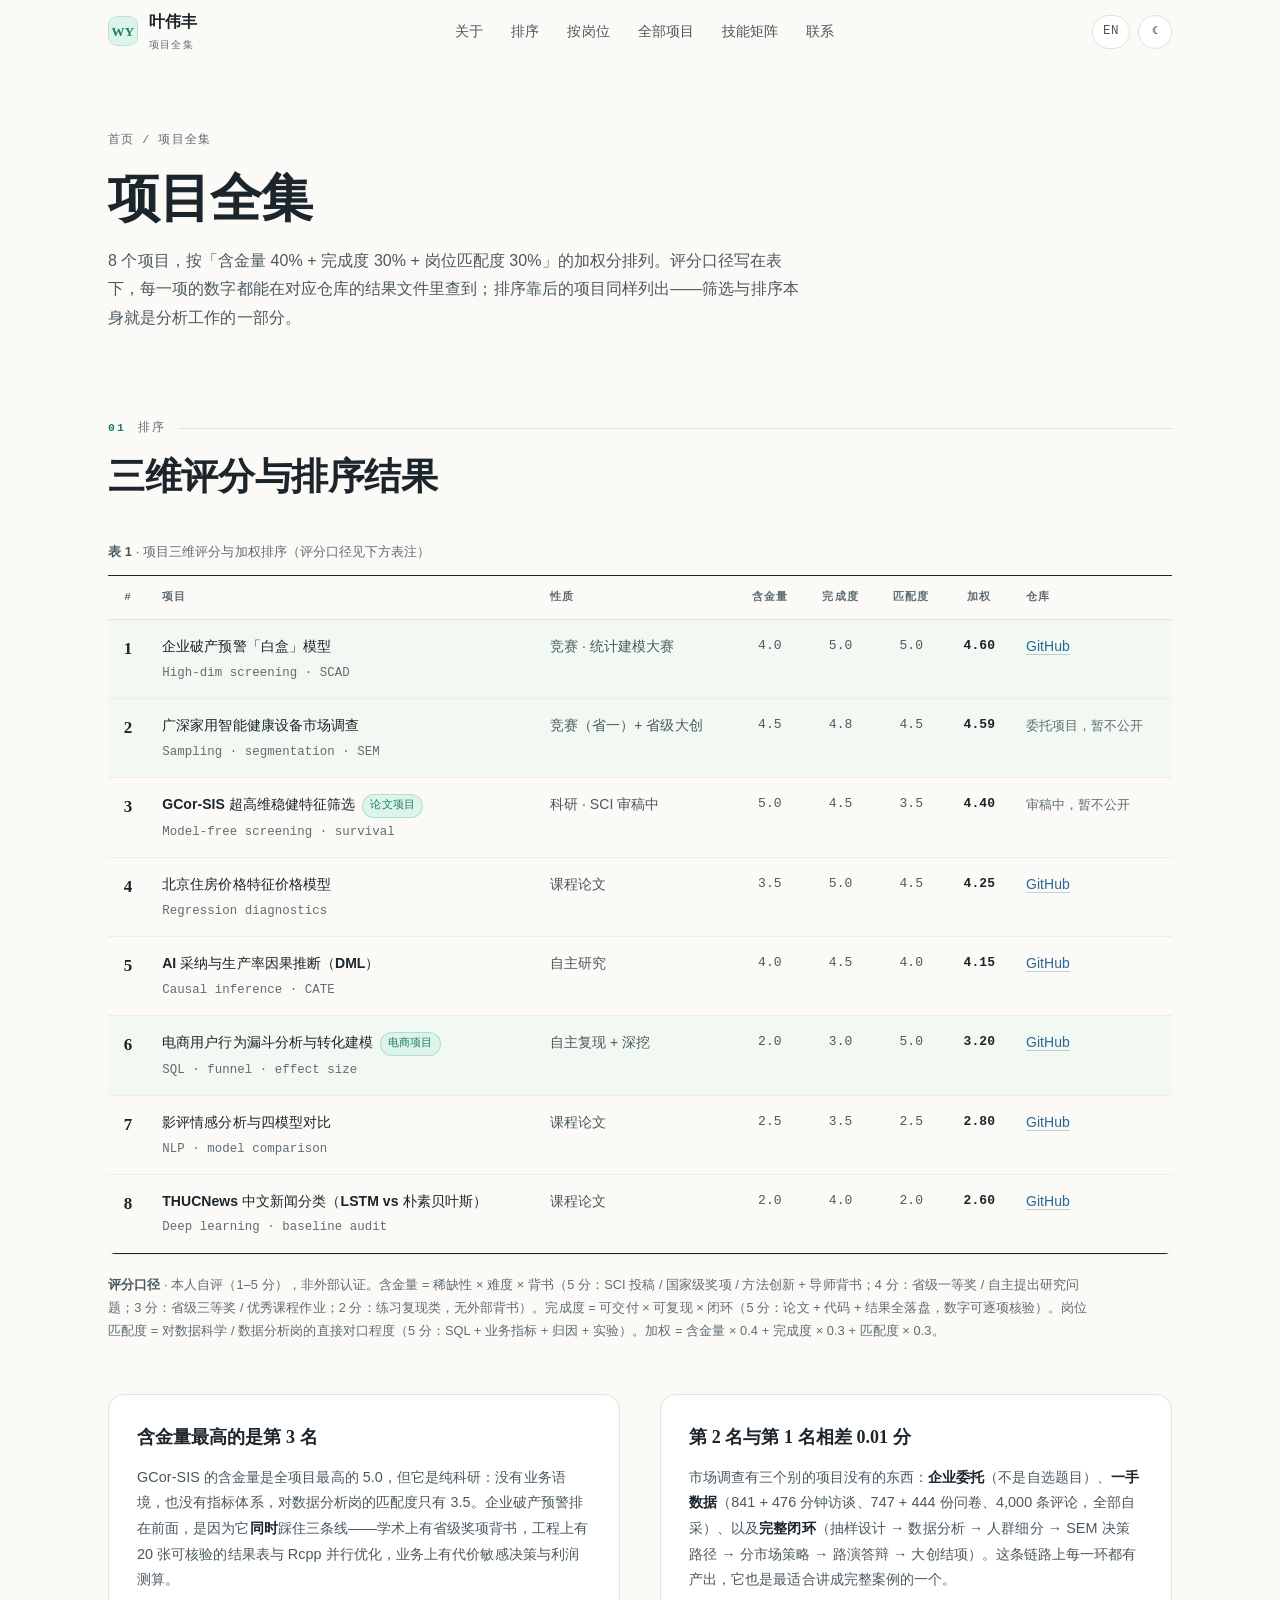
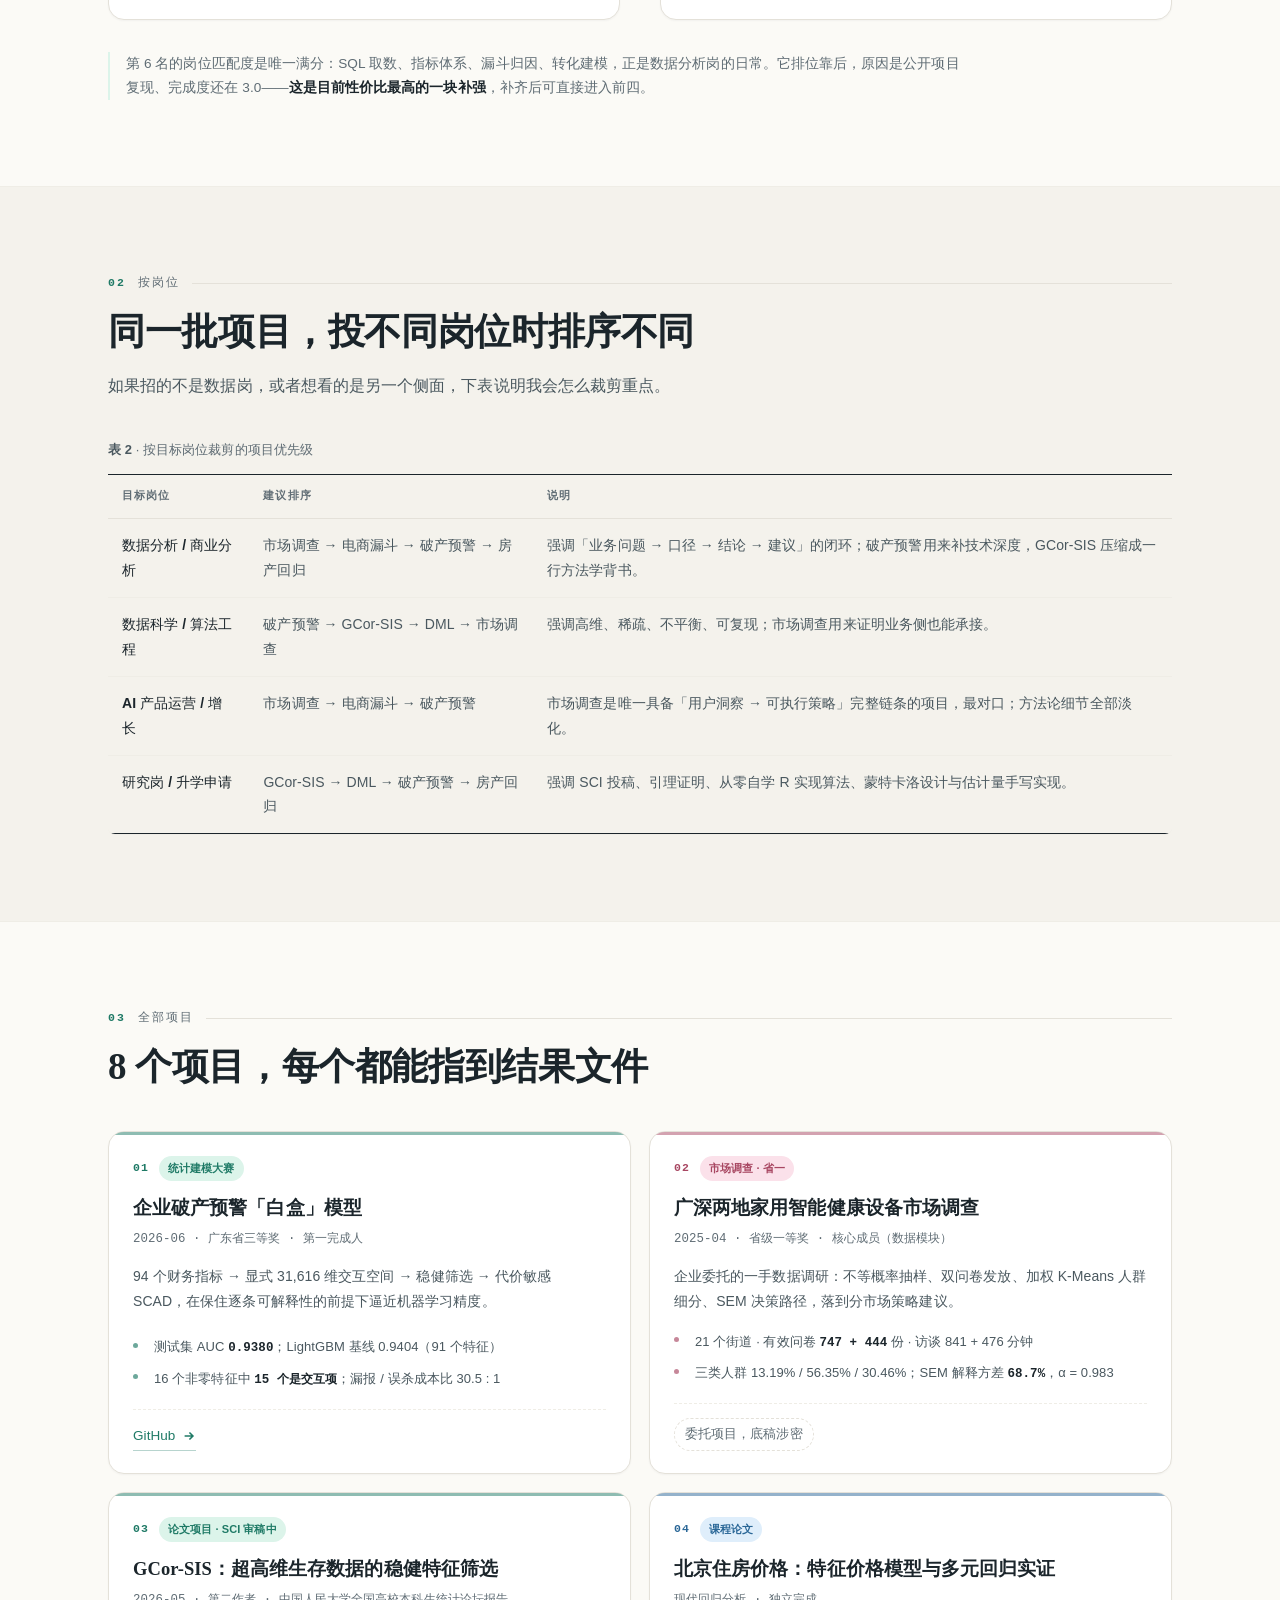
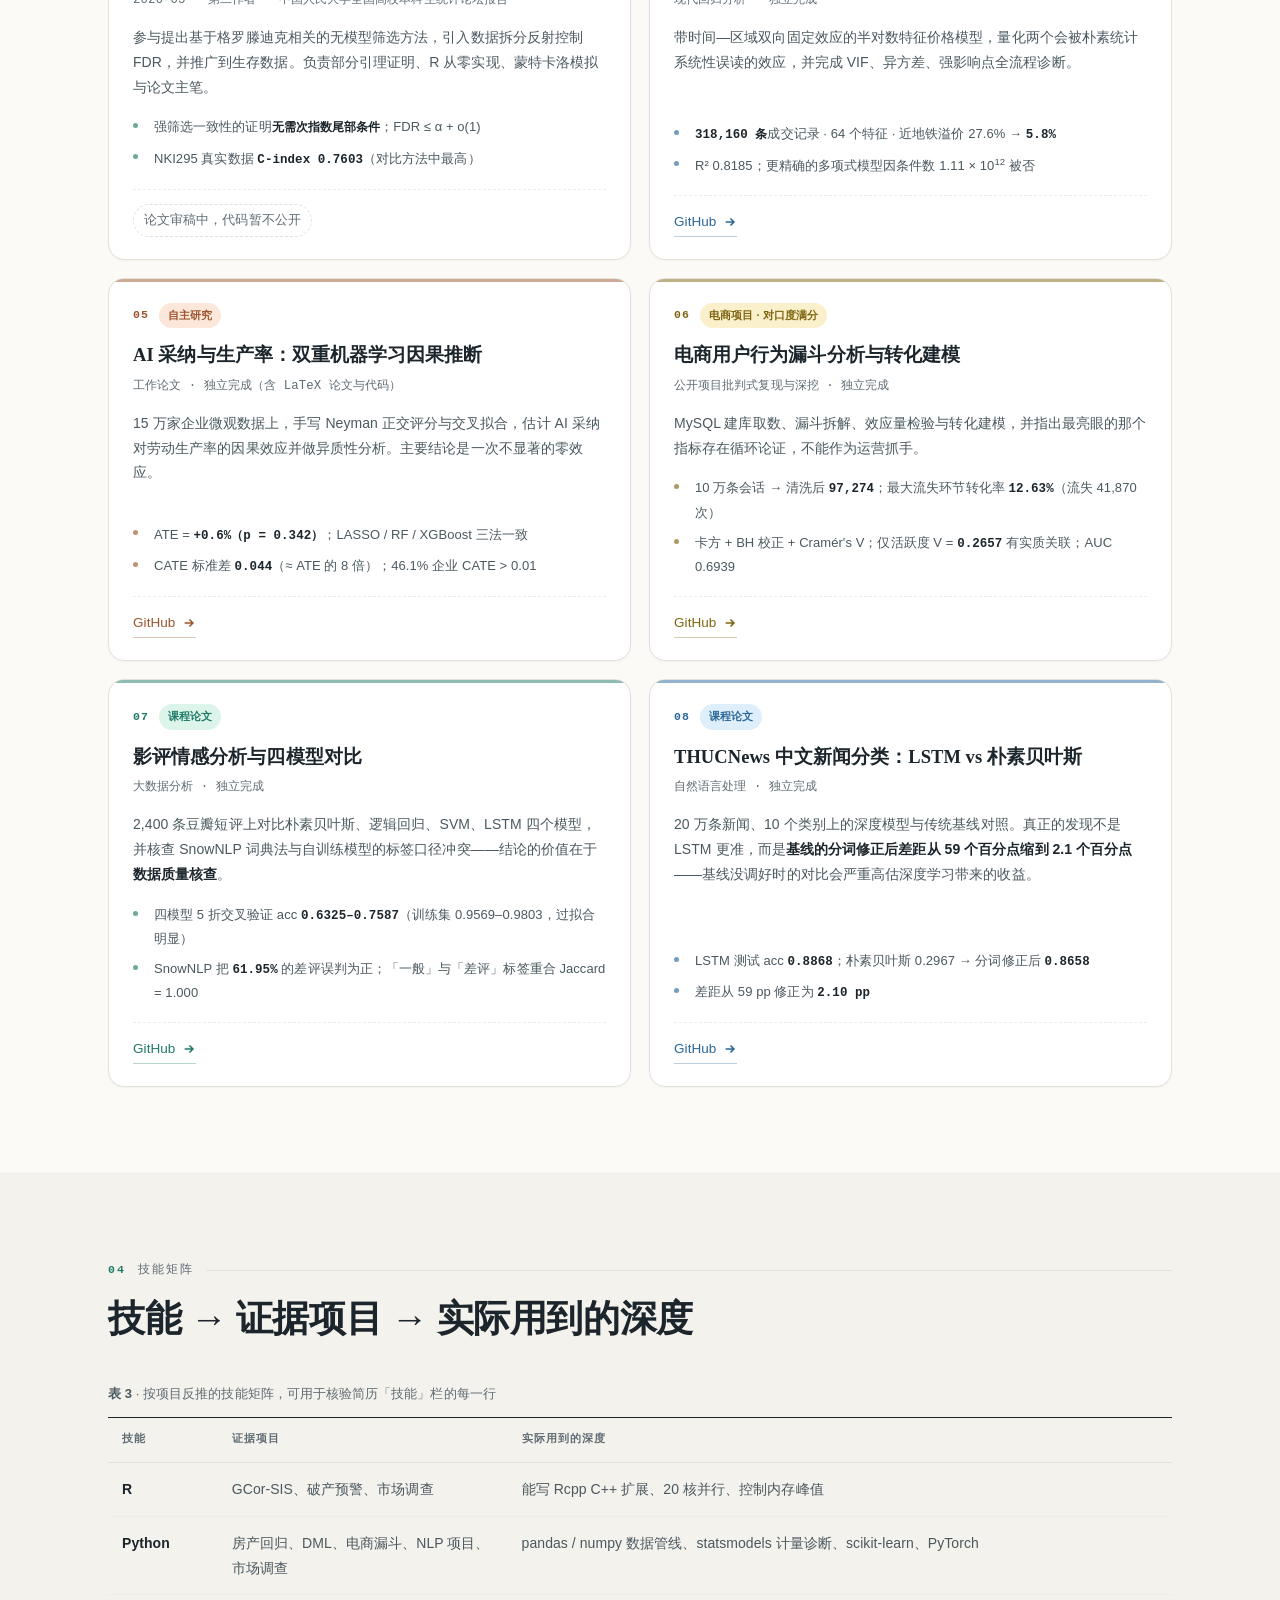
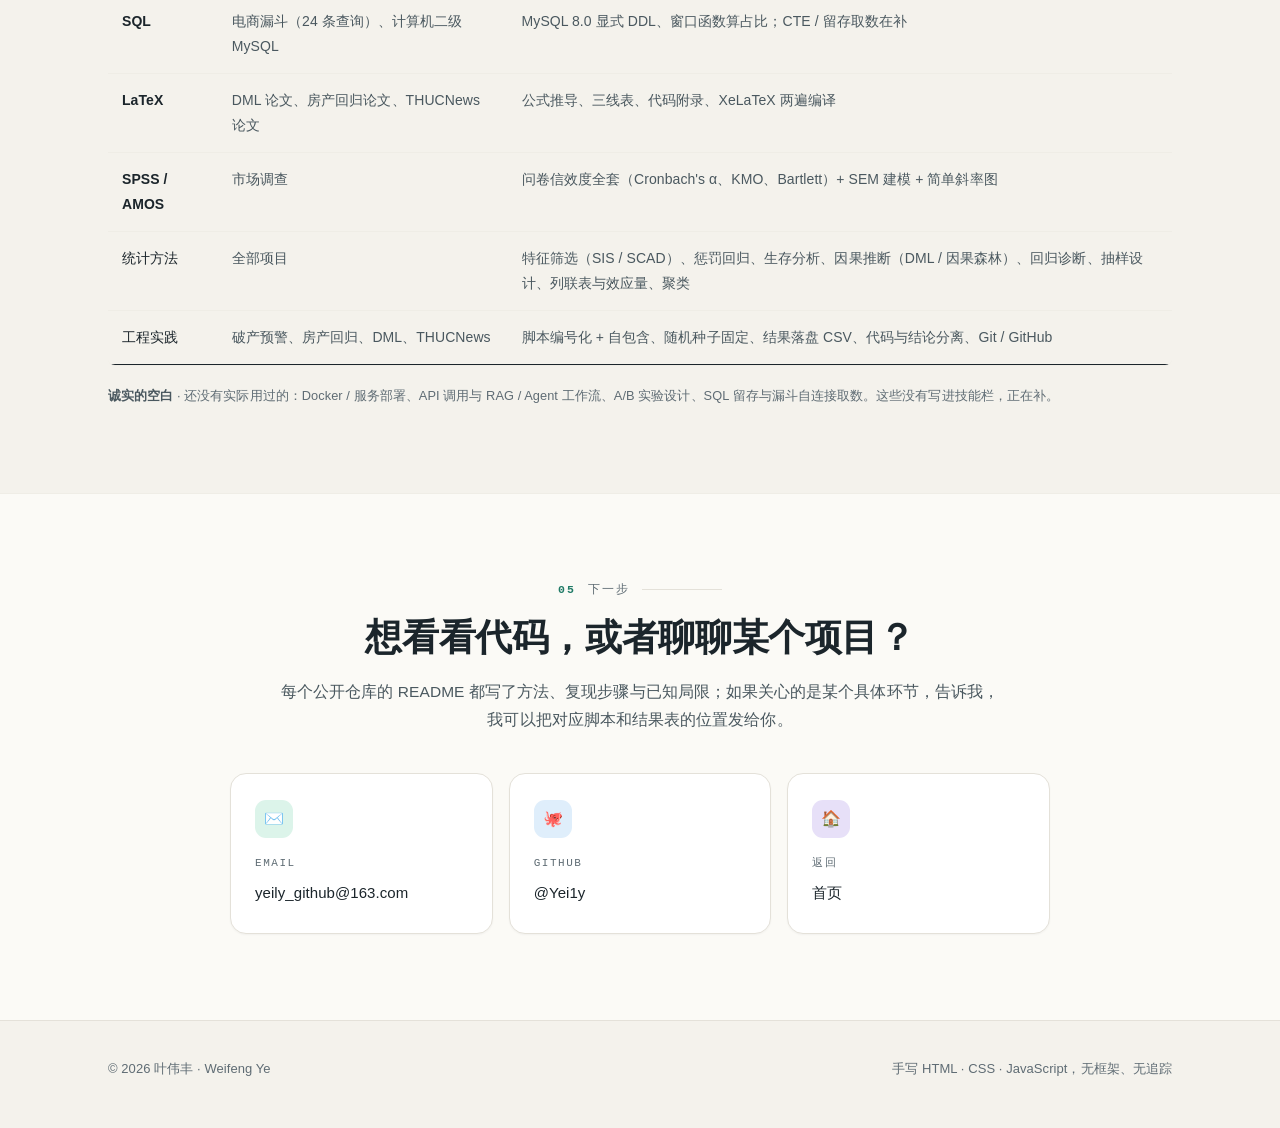
<file: projects/index.html>
<!DOCTYPE html>
<html lang="zh-CN" data-theme="light" data-lang="zh" data-accent="mint">
<head>
<meta charset="UTF-8">
<meta name="viewport" content="width=device-width, initial-scale=1.0">
<meta name="description" content="叶伟丰的项目全集：8 个统计建模、因果推断、市场调查与用户行为分析项目的三维评分表、排序逻辑与按岗位裁剪建议。">
<meta name="author" content="Weifeng Ye 叶伟丰">
<meta name="theme-color" content="#FBFAF6">
<title>项目全集 · Selected Work | 叶伟丰 Weifeng Ye</title>
<link rel="stylesheet" href="../assets/css/style.css">
<noscript><style>.reveal{opacity:1!important;transform:none!important}</style></noscript>
<link rel="icon" href="data:image/svg+xml,<svg xmlns='http://www.w3.org/2000/svg' viewBox='0 0 100 100'><rect width='100' height='100' rx='26' fill='%23DCF4EA'/><text x='50' y='68' font-size='46' font-family='Georgia,serif' font-weight='bold' fill='%231F7A66' text-anchor='middle'>WY</text></svg>">
<script>
  (function () {
    try {
      var t = localStorage.getItem('wy-theme');
      if (!t) t = window.matchMedia('(prefers-color-scheme: dark)').matches ? 'dark' : 'light';
      document.documentElement.setAttribute('data-theme', t);
      var l = localStorage.getItem('wy-lang');
      if (l) document.documentElement.setAttribute('data-lang', l);
    } catch (e) {}
  })();
</script>
</head>
<body>

<div class="progress" id="progress" aria-hidden="true"></div>

<nav class="nav" id="nav">
  <div class="wrap nav-inner">
    <a class="brand" href="../">
      <span class="brand-mark">WY</span>
      <span class="brand-name">
        <span class="zh">叶伟丰</span><span class="en">Weifeng Ye</span>
        <small><span class="zh">项目全集</span><span class="en">Selected work</span></small>
      </span>
    </a>

    <ul class="nav-links" id="navLinks">
      <li><a href="../#about"><span class="zh">关于</span><span class="en">About</span></a></li>
      <li><a href="#ranking"><span class="zh">排序</span><span class="en">Ranking</span></a></li>
      <li><a href="#roles"><span class="zh">按岗位</span><span class="en">By role</span></a></li>
      <li><a href="#all"><span class="zh">全部项目</span><span class="en">All projects</span></a></li>
      <li><a href="#matrix"><span class="zh">技能矩阵</span><span class="en">Skill matrix</span></a></li>
      <li><a href="../#contact"><span class="zh">联系</span><span class="en">Contact</span></a></li>
    </ul>

    <div class="nav-tools">
      <button class="tool" id="langBtn" type="button" aria-label="Switch language">
        <span class="zh">EN</span><span class="en">中文</span>
      </button>
      <button class="tool" id="themeBtn" type="button" aria-label="Switch colour theme">
        <span id="themeIcon">☾</span>
      </button>
      <button class="tool nav-burger" id="burger" type="button" aria-label="Menu" aria-expanded="false">
        <span>☰</span>
      </button>
    </div>
  </div>
</nav>

<header class="page-head">
  <div class="wrap">
    <p class="crumb"><a href="../"><span class="zh">首页</span><span class="en">Home</span></a> / <span class="zh">项目全集</span><span class="en">Selected work</span></p>
    <h1><span class="zh">项目全集</span><span class="en">Selected work</span></h1>
    <p class="lead">
      <span class="zh">8 个项目，按「含金量 40% + 完成度 30% + 岗位匹配度 30%」的加权分排列。评分口径写在表下，每一项的数字都能在对应仓库的结果文件里查到；排序靠后的项目同样列出——筛选与排序本身就是分析工作的一部分。</span>
      <span class="en">Eight projects, ordered by a weighted score (substance 40% + completeness 30% + role fit 30%). The rubric sits below the table, every figure traces to a results file in its repo, and the lower-ranked projects are listed too — screening and ranking are part of the analytical work.</span>
    </p>
  </div>
</header>

<!-- ======================= Ranking table ======================= -->
<section class="section" id="ranking">
  <div class="wrap">
    <div class="head reveal">
      <p class="head-label"><b>01</b><span class="zh">排序</span><span class="en">Ranking</span></p>
      <h2><span class="zh">三维评分与排序结果</span><span class="en">Three-dimension scoring and final order</span></h2>
    </div>

    <div class="figure reveal">
      <div class="table-scroll">
        <table class="booktabs">
          <caption>
            <b><span class="zh">表 1</span><span class="en">Table 1</span></b> ·
            <span class="zh">项目三维评分与加权排序（评分口径见下方表注）</span>
            <span class="en">Three-dimension scoring and weighted ranking of all eight projects (rubric in the table note below)</span>
          </caption>
          <thead>
            <tr>
              <th style="text-align:center">#</th>
              <th><span class="zh">项目</span><span class="en">Project</span></th>
              <th><span class="zh">性质</span><span class="en">Type</span></th>
              <th style="text-align:center"><span class="zh">含金量</span><span class="en">Substance</span></th>
              <th style="text-align:center"><span class="zh">完成度</span><span class="en">Complete</span></th>
              <th style="text-align:center"><span class="zh">匹配度</span><span class="en">Role fit</span></th>
              <th style="text-align:center"><span class="zh">加权</span><span class="en">Weighted</span></th>
              <th><span class="zh">仓库</span><span class="en">Repo</span></th>
            </tr>
          </thead>
          <tbody>
            <tr class="strong-row">
              <td class="rk">1</td>
              <td class="name"><span class="zh">企业破产预警「白盒」模型</span><span class="en">White-box bankruptcy warning model</span><small>High-dim screening · SCAD</small></td>
              <td><span class="zh">竞赛 · 统计建模大赛</span><span class="en">Competition</span></td>
              <td class="num">4.0</td><td class="num">5.0</td><td class="num">5.0</td>
              <td class="num wl">4.60</td>
              <td><a href="https://github.com/Yei1y/Company-Bankruptcy-Prediction" target="_blank" rel="noopener">GitHub</a></td>
            </tr>
            <tr class="strong-row">
              <td class="rk">2</td>
              <td class="name"><span class="zh">广深家用智能健康设备市场调查</span><span class="en">Home smart-health devices market survey</span><small>Sampling · segmentation · SEM</small></td>
              <td><span class="zh">竞赛（省一）+ 省级大创</span><span class="en">Competition + innovation project</span></td>
              <td class="num">4.5</td><td class="num">4.8</td><td class="num">4.5</td>
              <td class="num wl">4.59</td>
              <td><span class="tbl-off"><span class="zh">委托项目，暂不公开</span><span class="en">Client work — private</span></span></td>
            </tr>
            <tr>
              <td class="rk">3</td>
              <td class="name"><span class="zh">GCor-SIS 超高维稳健特征筛选<small class="name-flag">论文项目</small></span><span class="en">GCor-SIS robust screening<small class="name-flag">paper</small></span><small>Model-free screening · survival</small></td>
              <td><span class="zh">科研 · SCI 审稿中</span><span class="en">Research · under review</span></td>
              <td class="num">5.0</td><td class="num">4.5</td><td class="num">3.5</td>
              <td class="num wl">4.40</td>
              <td><span class="tbl-off"><span class="zh">审稿中，暂不公开</span><span class="en">Withheld</span></span></td>
            </tr>
            <tr>
              <td class="rk">4</td>
              <td class="name"><span class="zh">北京住房价格特征价格模型</span><span class="en">Beijing housing hedonic model</span><small>Regression diagnostics</small></td>
              <td><span class="zh">课程论文</span><span class="en">Course paper</span></td>
              <td class="num">3.5</td><td class="num">5.0</td><td class="num">4.5</td>
              <td class="num wl">4.25</td>
              <td><a href="https://github.com/Yei1y/beijing-housing-regression" target="_blank" rel="noopener">GitHub</a></td>
            </tr>
            <tr>
              <td class="rk">5</td>
              <td class="name"><span class="zh">AI 采纳与生产率因果推断（DML）</span><span class="en">AI adoption &amp; productivity (DML)</span><small>Causal inference · CATE</small></td>
              <td><span class="zh">自主研究</span><span class="en">Independent research</span></td>
              <td class="num">4.0</td><td class="num">4.5</td><td class="num">4.0</td>
              <td class="num wl">4.15</td>
              <td><a href="https://github.com/Yei1y/ai-adoption-productivity-dml" target="_blank" rel="noopener">GitHub</a></td>
            </tr>
            <tr class="strong-row">
              <td class="rk">6</td>
              <td class="name"><span class="zh">电商用户行为漏斗分析与转化建模<small class="name-flag">电商项目</small></span><span class="en">E-commerce funnel analysis<small class="name-flag">e-commerce</small></span><small>SQL · funnel · effect size</small></td>
              <td><span class="zh">自主复现 + 深挖</span><span class="en">Reproduction + extension</span></td>
              <td class="num">2.0</td><td class="num">3.0</td><td class="num">5.0</td>
              <td class="num wl">3.20</td>
              <td><a href="https://github.com/Yei1y/user-behavior-funnel-analysis" target="_blank" rel="noopener">GitHub</a></td>
            </tr>
            <tr>
              <td class="rk">7</td>
              <td class="name"><span class="zh">影评情感分析与四模型对比</span><span class="en">Sentiment analysis: four-model comparison</span><small>NLP · model comparison</small></td>
              <td><span class="zh">课程论文</span><span class="en">Course paper</span></td>
              <td class="num">2.5</td><td class="num">3.5</td><td class="num">2.5</td>
              <td class="num wl">2.80</td>
              <td><a href="https://github.com/Yei1y/movies_comments_comparement" target="_blank" rel="noopener">GitHub</a></td>
            </tr>
            <tr>
              <td class="rk">8</td>
              <td class="name"><span class="zh">THUCNews 中文新闻分类（LSTM vs 朴素贝叶斯）</span><span class="en">THUCNews classification (LSTM vs NB)</span><small>Deep learning · baseline audit</small></td>
              <td><span class="zh">课程论文</span><span class="en">Course paper</span></td>
              <td class="num">2.0</td><td class="num">4.0</td><td class="num">2.0</td>
              <td class="num wl">2.60</td>
              <td><a href="https://github.com/Yei1y/THUCNews-NLP" target="_blank" rel="noopener">GitHub</a></td>
            </tr>
          </tbody>
        </table>
      </div>

      <p class="table-note">
        <b><span class="zh">评分口径</span><span class="en">Scoring rubric</span></b> ·
        <span class="zh">本人自评（1–5 分），非外部认证。含金量 = 稀缺性 × 难度 × 背书（5 分：SCI 投稿 / 国家级奖项 / 方法创新 + 导师背书；4 分：省级一等奖 / 自主提出研究问题；3 分：省级三等奖 / 优秀课程作业；2 分：练习复现类，无外部背书）。完成度 = 可交付 × 可复现 × 闭环（5 分：论文 + 代码 + 结果全落盘，数字可逐项核验）。岗位匹配度 = 对数据科学 / 数据分析岗的直接对口程度（5 分：SQL + 业务指标 + 归因 + 实验）。加权 = 含金量 × 0.4 + 完成度 × 0.3 + 匹配度 × 0.3。</span>
        <span class="en">All scores are my own self-assessment (1–5), not external accreditation. Substance = scarcity × difficulty × endorsement (5: SCI submission / national award / methodological novelty with supervisor backing; 4: provincial 1st prize / self-posed research question; 3: provincial 3rd prize / strong coursework; 2: reproduction with no external endorsement). Completeness = deliverable × reproducibility × closure (5: paper + code + every result persisted and checkable). Role fit = directness of match to a data science / analytics role (5: SQL + business metrics + attribution + experimentation). Weighted = substance × 0.4 + completeness × 0.3 + role fit × 0.3.</span>
      </p>
    </div>

    <div class="split" style="margin-top:52px">
      <div class="panel reveal">
        <h3><span class="zh">含金量最高的是第 3 名</span><span class="en">The highest-substance project ranks third</span></h3>
        <p>
          <span class="zh">GCor-SIS 的含金量是全项目最高的 5.0，但它是纯科研：没有业务语境，也没有指标体系，对数据分析岗的匹配度只有 3.5。企业破产预警排在前面，是因为它<b>同时</b>踩住三条线——学术上有省级奖项背书，工程上有 20 张可核验的结果表与 Rcpp 并行优化，业务上有代价敏感决策与利润测算。</span>
          <span class="en">GCor-SIS scores the highest substance (5.0), but it is pure research: no business context, no metric system, and only 3.5 on role fit. The bankruptcy model ranks first because it hits all three lines at once — a provincial award for substance, 20 checkable result tables plus Rcpp parallelism for engineering, and cost-sensitive decisions with profit projections for business.</span>
        </p>
      </div>

      <div class="panel reveal">
        <h3><span class="zh">第 2 名与第 1 名相差 0.01 分</span><span class="en">No. 2 trails No. 1 by 0.01</span></h3>
        <p>
          <span class="zh">市场调查有三个别的项目没有的东西：<b>企业委托</b>（不是自选题目）、<b>一手数据</b>（841 + 476 分钟访谈、747 + 444 份问卷、4,000 条评论，全部自采）、以及<b>完整闭环</b>（抽样设计 → 数据分析 → 人群细分 → SEM 决策路径 → 分市场策略 → 路演答辩 → 大创结项）。这条链路上每一环都有产出，它也是最适合讲成完整案例的一个。</span>
          <span class="en">The market survey has three things the others lack: a <b>client commission</b> (not a self-chosen topic), <b>first-hand data</b> (841 + 476 minutes of interviews, 747 + 444 questionnaires, 4,000 reviews — all self-collected), and a <b>complete loop</b> (sampling design → analysis → segmentation → SEM decision path → market-specific strategy → pitch → project completion). Every link in that chain produced an artefact, which makes it the easiest project to tell as a full case study.</span>
        </p>
      </div>
    </div>

    <p class="note reveal">
      <span class="zh">第 6 名的岗位匹配度是唯一满分：SQL 取数、指标体系、漏斗归因、转化建模，正是数据分析岗的日常。它排位靠后，原因是公开项目复现、完成度还在 3.0——<b>这是目前性价比最高的一块补强</b>，补齐后可直接进入前四。</span>
      <span class="en">No. 6 holds the only perfect role-fit score: SQL querying, metric definitions, funnel attribution and conversion modelling are exactly an analyst's day job. It sits low because it reproduces a public project and its completeness is still 3.0 — <b>the cheapest gap to close right now</b>, and closing it moves the project into the top four.</span>
    </p>
  </div>
</section>

<!-- ======================= By role ======================= -->
<section class="section section--band" id="roles">
  <div class="wrap">
    <div class="head reveal">
      <p class="head-label"><b>02</b><span class="zh">按岗位</span><span class="en">By role</span></p>
      <h2><span class="zh">同一批项目，投不同岗位时排序不同</span><span class="en">The same projects, re-ordered by target role</span></h2>
      <p>
        <span class="zh">如果招的不是数据岗，或者想看的是另一个侧面，下表说明我会怎么裁剪重点。</span>
        <span class="en">If you are hiring for something other than a data role, or want a different angle, this table shows how I would re-cut the emphasis.</span>
      </p>
    </div>

    <div class="figure reveal">
      <div class="table-scroll">
        <table class="booktabs">
          <caption>
            <b><span class="zh">表 2</span><span class="en">Table 2</span></b> ·
            <span class="zh">按目标岗位裁剪的项目优先级</span>
            <span class="en">Project priority by target role</span>
          </caption>
          <thead>
            <tr>
              <th><span class="zh">目标岗位</span><span class="en">Target role</span></th>
              <th><span class="zh">建议排序</span><span class="en">Priority order</span></th>
              <th><span class="zh">说明</span><span class="en">What it shows</span></th>
            </tr>
          </thead>
          <tbody>
            <tr>
              <td class="name"><span class="zh">数据分析 / 商业分析</span><span class="en">Data / business analytics</span></td>
              <td><span class="zh">市场调查 → 电商漏斗 → 破产预警 → 房产回归</span><span class="en">Market survey → funnel → bankruptcy → housing</span></td>
              <td><span class="zh">强调「业务问题 → 口径 → 结论 → 建议」的闭环；破产预警用来补技术深度，GCor-SIS 压缩成一行方法学背书。</span><span class="en">The business-question → definition → conclusion → recommendation loop; the bankruptcy model adds technical depth and GCor-SIS shrinks to a one-line methodological credential.</span></td>
            </tr>
            <tr>
              <td class="name"><span class="zh">数据科学 / 算法工程</span><span class="en">Data science / ML engineering</span></td>
              <td><span class="zh">破产预警 → GCor-SIS → DML → 市场调查</span><span class="en">Bankruptcy → GCor-SIS → DML → market survey</span></td>
              <td><span class="zh">强调高维、稀疏、不平衡、可复现；市场调查用来证明业务侧也能承接。</span><span class="en">High-dimensionality, sparsity, imbalance and reproducibility; the market survey shows the business side is covered too.</span></td>
            </tr>
            <tr>
              <td class="name"><span class="zh">AI 产品运营 / 增长</span><span class="en">AI product ops / growth</span></td>
              <td><span class="zh">市场调查 → 电商漏斗 → 破产预警</span><span class="en">Market survey → funnel → bankruptcy</span></td>
              <td><span class="zh">市场调查是唯一具备「用户洞察 → 可执行策略」完整链条的项目，最对口；方法论细节全部淡化。</span><span class="en">The market survey is the only project with a full insight-to-action chain; methodological detail is dialled right down.</span></td>
            </tr>
            <tr>
              <td class="name"><span class="zh">研究岗 / 升学申请</span><span class="en">Research / graduate applications</span></td>
              <td><span class="zh">GCor-SIS → DML → 破产预警 → 房产回归</span><span class="en">GCor-SIS → DML → bankruptcy → housing</span></td>
              <td><span class="zh">强调 SCI 投稿、引理证明、从零自学 R 实现算法、蒙特卡洛设计与估计量手写实现。</span><span class="en">SCI submission, lemma proofs, a self-taught R implementation, Monte Carlo design and hand-written estimators.</span></td>
            </tr>
          </tbody>
        </table>
      </div>
    </div>
  </div>
</section>

<!-- ======================= All projects ======================= -->
<section class="section" id="all">
  <div class="wrap">
    <div class="head reveal">
      <p class="head-label"><b>03</b><span class="zh">全部项目</span><span class="en">All projects</span></p>
      <h2><span class="zh">8 个项目，每个都能指到结果文件</span><span class="en">Eight projects, each traceable to its results</span></h2>
    </div>

    <div class="cards">

      <!-- 1 -->
      <article class="card reveal" data-accent="mint">
        <div class="card-top"><span class="card-rk">01</span><span class="card-kind"><span class="zh">统计建模大赛</span><span class="en">Competition</span></span></div>
        <h3><span class="zh">企业破产预警「白盒」模型</span><span class="en">White-box corporate bankruptcy warning model</span></h3>
        <p class="cs">2026-06 · <span class="zh">广东省三等奖 · 第一完成人</span><span class="en">3rd Prize, Guangdong · lead author</span></p>
        <p class="body">
          <span class="zh">94 个财务指标 → 显式 31,616 维交互空间 → 稳健筛选 → 代价敏感 SCAD，在保住逐条可解释性的前提下逼近机器学习精度。</span>
          <span class="en">94 financial ratios → an explicit 31,616-dim interaction space → robust screening → cost-sensitive SCAD: near machine-learning accuracy while every feature stays interpretable.</span>
        </p>
        <ul class="kpis">
          <li><span class="zh">测试集 AUC <b>0.9380</b>；LightGBM 基线 0.9404（91 个特征）</span><span class="en">Test AUC <b>0.9380</b> vs 0.9404 for a 91-feature LightGBM baseline</span></li>
          <li><span class="zh">16 个非零特征中 <b>15 个是交互项</b>；漏报 / 误杀成本比 30.5 : 1</span><span class="en"><b>15 of 16</b> surviving features are interactions; miss / false-alarm cost ratio 30.5 : 1</span></li>
        </ul>
        <div class="card-foot">
          <a class="link-out" href="https://github.com/Yei1y/Company-Bankruptcy-Prediction" target="_blank" rel="noopener">GitHub <svg viewBox="0 0 16 16" fill="none" stroke="currentColor" stroke-width="1.8" aria-hidden="true"><path d="M3 8h9M8.5 4l4 4-4 4"/></svg></a>
        </div>
      </article>

      <!-- 2 -->
      <article class="card reveal" data-accent="pink">
        <div class="card-top"><span class="card-rk">02</span><span class="card-kind"><span class="zh">市场调查 · 省一</span><span class="en">Market research</span></span></div>
        <h3><span class="zh">广深两地家用智能健康设备市场调查</span><span class="en">Home smart-health devices in Guangzhou &amp; Shenzhen</span></h3>
        <p class="cs">2025-04 · <span class="zh">省级一等奖 · 核心成员（数据模块）</span><span class="en">1st Prize, Guangdong · core member (data)</span></p>
        <p class="body">
          <span class="zh">企业委托的一手数据调研：不等概率抽样、双问卷发放、加权 K-Means 人群细分、SEM 决策路径，落到分市场策略建议。</span>
          <span class="en">A client-commissioned survey on first-hand data: unequal-probability sampling, two questionnaire waves, weighted K-Means segmentation, an SEM decision path — down to market-specific recommendations.</span>
        </p>
        <ul class="kpis">
          <li><span class="zh">21 个街道 · 有效问卷 <b>747 + 444</b> 份 · 访谈 841 + 476 分钟</span><span class="en">21 subdistricts · <b>747 + 444</b> valid questionnaires · 841 + 476 interview minutes</span></li>
          <li><span class="zh">三类人群 13.19% / 56.35% / 30.46%；SEM 解释方差 <b>68.7%</b>，α = 0.983</span><span class="en">Three segments 13.19% / 56.35% / 30.46%; SEM explained <b>68.7%</b>, α = 0.983</span></li>
        </ul>
        <div class="card-foot">
          <span class="link-off"><span class="zh">委托项目，底稿涉密</span><span class="en">Client work — private</span></span>
        </div>
      </article>

      <!-- 3 -->
      <article class="card reveal" data-accent="mint">
        <div class="card-top"><span class="card-rk">03</span><span class="card-kind"><span class="zh">论文项目 · SCI 审稿中</span><span class="en">Paper · under review</span></span></div>
        <h3><span class="zh">GCor-SIS：超高维生存数据的稳健特征筛选</span><span class="en">GCor-SIS: robust screening for ultrahigh-dimensional survival data</span></h3>
        <p class="cs">2026-05 · <span class="zh">第二作者 · 中国人民大学全国高校本科生统计论坛报告</span><span class="en">Second author · presented at Renmin University</span></p>
        <p class="body">
          <span class="zh">参与提出基于格罗滕迪克相关的无模型筛选方法，引入数据拆分反射控制 FDR，并推广到生存数据。负责部分引理证明、R 从零实现、蒙特卡洛模拟与论文主笔。</span>
          <span class="en">A model-free screener built on Grothendieck's correlation with a data-splitting reflection for FDR control, extended to survival data. I proved part of the key lemmas, implemented it in R from scratch, ran the Monte Carlo study and wrote the paper.</span>
        </p>
        <ul class="kpis">
          <li><span class="zh">强筛选一致性的证明<b>无需次指数尾部条件</b>；FDR ≤ α + o(1)</span><span class="en">Consistency proved <b>without sub-exponential tail conditions</b>; FDR ≤ α + o(1)</span></li>
          <li><span class="zh">NKI295 真实数据 <b>C-index 0.7603</b>（对比方法中最高）</span><span class="en">On NKI295, <b>C-index 0.7603</b> — highest among competitors</span></li>
        </ul>
        <div class="card-foot">
          <span class="link-off"><span class="zh">论文审稿中，代码暂不公开</span><span class="en">Code withheld pending review</span></span>
        </div>
      </article>

      <!-- 4 -->
      <article class="card reveal" data-accent="sky">
        <div class="card-top"><span class="card-rk">04</span><span class="card-kind"><span class="zh">课程论文</span><span class="en">Course paper</span></span></div>
        <h3><span class="zh">北京住房价格：特征价格模型与多元回归实证</span><span class="en">Beijing housing prices: a hedonic model</span></h3>
        <p class="cs"><span class="zh">现代回归分析 · 独立完成</span><span class="en">Modern Regression Analysis · sole author</span></p>
        <p class="body">
          <span class="zh">带时间—区域双向固定效应的半对数特征价格模型，量化两个会被朴素统计系统性误读的效应，并完成 VIF、异方差、强影响点全流程诊断。</span>
          <span class="en">A semi-log hedonic model with two-way fixed effects, quantifying two effects that naive statistics systematically misread, with full VIF, heteroscedasticity and influence diagnostics.</span>
        </p>
        <ul class="kpis">
          <li><span class="zh"><b>318,160 条</b>成交记录 · 64 个特征 · 近地铁溢价 27.6% → <b>5.8%</b></span><span class="en"><b>318,160</b> transactions · 64 features · subway premium 27.6% → <b>5.8%</b></span></li>
          <li><span class="zh">R² 0.8185；更精确的多项式模型因条件数 1.11 × 10<sup>12</sup> 被否</span><span class="en">R² 0.8185; a more accurate polynomial model rejected at a condition number of 1.11 × 10<sup>12</sup></span></li>
        </ul>
        <div class="card-foot">
          <a class="link-out" href="https://github.com/Yei1y/beijing-housing-regression" target="_blank" rel="noopener">GitHub <svg viewBox="0 0 16 16" fill="none" stroke="currentColor" stroke-width="1.8" aria-hidden="true"><path d="M3 8h9M8.5 4l4 4-4 4"/></svg></a>
        </div>
      </article>

      <!-- 5 -->
      <article class="card reveal" data-accent="peach">
        <div class="card-top"><span class="card-rk">05</span><span class="card-kind"><span class="zh">自主研究</span><span class="en">Independent</span></span></div>
        <h3><span class="zh">AI 采纳与生产率：双重机器学习因果推断</span><span class="en">AI adoption &amp; productivity: double/debiased ML</span></h3>
        <p class="cs"><span class="zh">工作论文 · 独立完成（含 LaTeX 论文与代码）</span><span class="en">Working paper · sole author (LaTeX + code)</span></p>
        <p class="body">
          <span class="zh">15 万家企业微观数据上，手写 Neyman 正交评分与交叉拟合，估计 AI 采纳对劳动生产率的因果效应并做异质性分析。主要结论是一次不显著的零效应。</span>
          <span class="en">On 150,000 firms, a hand-written Neyman-orthogonal score with cross-fitting estimates the causal effect of AI adoption on productivity, plus heterogeneity analysis. The headline result is an insignificant null.</span>
        </p>
        <ul class="kpis">
          <li><span class="zh">ATE = <b>+0.6%（p = 0.342）</b>；LASSO / RF / XGBoost 三法一致</span><span class="en">ATE = <b>+0.6% (p = 0.342)</b>; consistent across LASSO / RF / XGBoost</span></li>
          <li><span class="zh">CATE 标准差 <b>0.044</b>（≈ ATE 的 8 倍）；46.1% 企业 CATE &gt; 0.01</span><span class="en">CATE sd <b>0.044</b> (≈ 8× the ATE); 46.1% of firms have CATE &gt; 0.01</span></li>
        </ul>
        <div class="card-foot">
          <a class="link-out" href="https://github.com/Yei1y/ai-adoption-productivity-dml" target="_blank" rel="noopener">GitHub <svg viewBox="0 0 16 16" fill="none" stroke="currentColor" stroke-width="1.8" aria-hidden="true"><path d="M3 8h9M8.5 4l4 4-4 4"/></svg></a>
        </div>
      </article>

      <!-- 6 -->
      <article class="card reveal" data-accent="lemon">
        <div class="card-top"><span class="card-rk">06</span><span class="card-kind"><span class="zh">电商项目 · 对口度满分</span><span class="en">E-commerce · best role fit</span></span></div>
        <h3><span class="zh">电商用户行为漏斗分析与转化建模</span><span class="en">E-commerce funnel analysis and conversion modelling</span></h3>
        <p class="cs"><span class="zh">公开项目批判式复现与深挖 · 独立完成</span><span class="en">Critical reproduction and extension · sole author</span></p>
        <p class="body">
          <span class="zh">MySQL 建库取数、漏斗拆解、效应量检验与转化建模，并指出最亮眼的那个指标存在循环论证，不能作为运营抓手。</span>
          <span class="en">MySQL ingestion and querying, funnel decomposition, effect-size testing and conversion modelling — then flagging that the most striking indicator is circular and cannot be used as a lever.</span>
        </p>
        <ul class="kpis">
          <li><span class="zh">10 万条会话 → 清洗后 <b>97,274</b>；最大流失环节转化率 <b>12.63%</b>（流失 41,870 次）</span><span class="en">100k sessions → <b>97,274</b>; the bottleneck step converts at <b>12.63%</b> (41,870 lost)</span></li>
          <li><span class="zh">卡方 + BH 校正 + Cramér's V；仅活跃度 V = <b>0.2657</b> 有实质关联；AUC 0.6939</span><span class="en">Chi-square + BH + Cramér's V; only engagement (V = <b>0.2657</b>) carries real association; AUC 0.6939</span></li>
        </ul>
        <div class="card-foot">
          <a class="link-out" href="https://github.com/Yei1y/user-behavior-funnel-analysis" target="_blank" rel="noopener">GitHub <svg viewBox="0 0 16 16" fill="none" stroke="currentColor" stroke-width="1.8" aria-hidden="true"><path d="M3 8h9M8.5 4l4 4-4 4"/></svg></a>
        </div>
      </article>

      <!-- 7 -->
      <article class="card reveal" data-accent="mint">
        <div class="card-top"><span class="card-rk">07</span><span class="card-kind"><span class="zh">课程论文</span><span class="en">Course paper</span></span></div>
        <h3><span class="zh">影评情感分析与四模型对比</span><span class="en">Film-review sentiment analysis: four models compared</span></h3>
        <p class="cs"><span class="zh">大数据分析 · 独立完成</span><span class="en">Big-data analysis · sole author</span></p>
        <p class="body">
          <span class="zh">2,400 条豆瓣短评上对比朴素贝叶斯、逻辑回归、SVM、LSTM 四个模型，并核查 SnowNLP 词典法与自训练模型的标签口径冲突——结论的价值在于<b>数据质量核查</b>。</span>
          <span class="en">Four models (naive Bayes, logistic regression, SVM, LSTM) compared on 2,400 Douban reviews, plus an audit of the label mismatch between SnowNLP's lexicon method and the trained models — its value lies in <b>data-quality vigilance</b>.</span>
        </p>
        <ul class="kpis">
          <li><span class="zh">四模型 5 折交叉验证 acc <b>0.6325–0.7587</b>（训练集 0.9569–0.9803，过拟合明显）</span><span class="en">5-fold CV accuracy <b>0.6325–0.7587</b> (training 0.9569–0.9803 — clear overfitting)</span></li>
          <li><span class="zh">SnowNLP 把 <b>61.95%</b> 的差评误判为正；「一般」与「差评」标签重合 Jaccard = 1.000</span><span class="en">SnowNLP mislabels <b>61.95%</b> of negative reviews; the “average” and “negative” labels overlap with Jaccard = 1.000</span></li>
        </ul>
        <div class="card-foot">
          <a class="link-out" href="https://github.com/Yei1y/movies_comments_comparement" target="_blank" rel="noopener">GitHub <svg viewBox="0 0 16 16" fill="none" stroke="currentColor" stroke-width="1.8" aria-hidden="true"><path d="M3 8h9M8.5 4l4 4-4 4"/></svg></a>
        </div>
      </article>

      <!-- 8 -->
      <article class="card reveal" data-accent="sky">
        <div class="card-top"><span class="card-rk">08</span><span class="card-kind"><span class="zh">课程论文</span><span class="en">Course paper</span></span></div>
        <h3><span class="zh">THUCNews 中文新闻分类：LSTM vs 朴素贝叶斯</span><span class="en">THUCNews classification: LSTM vs naive Bayes</span></h3>
        <p class="cs"><span class="zh">自然语言处理 · 独立完成</span><span class="en">NLP · sole author</span></p>
        <p class="body">
          <span class="zh">20 万条新闻、10 个类别上的深度模型与传统基线对照。真正的发现不是 LSTM 更准，而是<b>基线的分词修正后差距从 59 个百分点缩到 2.1 个百分点</b>——基线没调好时的对比会严重高估深度学习带来的收益。</span>
          <span class="en">A deep model against a classical baseline on 200,000 news articles across 10 classes. The real finding is not that LSTM wins, but that <b>fixing the baseline's tokenisation shrank the gap from 59 to 2.1 percentage points</b> — an untuned baseline badly overstates the benefit of deep learning.</span>
        </p>
        <ul class="kpis">
          <li><span class="zh">LSTM 测试 acc <b>0.8868</b>；朴素贝叶斯 0.2967 → 分词修正后 <b>0.8658</b></span><span class="en">LSTM test acc <b>0.8868</b>; naive Bayes 0.2967 → <b>0.8658</b> after fixing tokenisation</span></li>
          <li><span class="zh">差距从 59 pp 修正为 <b>2.10 pp</b></span><span class="en">Gap corrected from 59 pp to <b>2.10 pp</b></span></li>
        </ul>
        <div class="card-foot">
          <a class="link-out" href="https://github.com/Yei1y/THUCNews-NLP" target="_blank" rel="noopener">GitHub <svg viewBox="0 0 16 16" fill="none" stroke="currentColor" stroke-width="1.8" aria-hidden="true"><path d="M3 8h9M8.5 4l4 4-4 4"/></svg></a>
        </div>
      </article>

    </div>
  </div>
</section>

<!-- ======================= Skill matrix ======================= -->
<section class="section section--band" id="matrix">
  <div class="wrap">
    <div class="head reveal">
      <p class="head-label"><b>04</b><span class="zh">技能矩阵</span><span class="en">Skill matrix</span></p>
      <h2><span class="zh">技能 → 证据项目 → 实际用到的深度</span><span class="en">Skill → evidence project → depth actually used</span></h2>
    </div>

    <div class="figure reveal">
      <div class="table-scroll">
        <table class="booktabs">
          <caption>
            <b><span class="zh">表 3</span><span class="en">Table 3</span></b> ·
            <span class="zh">按项目反推的技能矩阵，可用于核验简历「技能」栏的每一行</span>
            <span class="en">A skill matrix reverse-engineered from the projects, so every line of a CV can be checked</span>
          </caption>
          <thead>
            <tr>
              <th><span class="zh">技能</span><span class="en">Skill</span></th>
              <th><span class="zh">证据项目</span><span class="en">Evidence</span></th>
              <th><span class="zh">实际用到的深度</span><span class="en">Depth actually used</span></th>
            </tr>
          </thead>
          <tbody>
            <tr>
              <td class="name">R</td>
              <td><span class="zh">GCor-SIS、破产预警、市场调查</span><span class="en">GCor-SIS, bankruptcy, market survey</span></td>
              <td><span class="zh">能写 Rcpp C++ 扩展、20 核并行、控制内存峰值</span><span class="en">Rcpp C++ extensions, 20-core parallelism, memory-peak control</span></td>
            </tr>
            <tr>
              <td class="name">Python</td>
              <td><span class="zh">房产回归、DML、电商漏斗、NLP 项目、市场调查</span><span class="en">Housing, DML, funnel, NLP, market survey</span></td>
              <td><span class="zh">pandas / numpy 数据管线、statsmodels 计量诊断、scikit-learn、PyTorch</span><span class="en">pandas / numpy pipelines, statsmodels diagnostics, scikit-learn, PyTorch</span></td>
            </tr>
            <tr>
              <td class="name">SQL</td>
              <td><span class="zh">电商漏斗（24 条查询）、计算机二级 MySQL</span><span class="en">Funnel (24 queries), Level-2 MySQL certificate</span></td>
              <td><span class="zh">MySQL 8.0 显式 DDL、窗口函数算占比；CTE / 留存取数在补</span><span class="en">MySQL 8.0 explicit DDL, window functions for shares; CTE / retention querying in progress</span></td>
            </tr>
            <tr>
              <td class="name">LaTeX</td>
              <td><span class="zh">DML 论文、房产回归论文、THUCNews 论文</span><span class="en">DML, housing and THUCNews papers</span></td>
              <td><span class="zh">公式推导、三线表、代码附录、XeLaTeX 两遍编译</span><span class="en">Derivations, booktabs tables, code appendices, two-pass XeLaTeX builds</span></td>
            </tr>
            <tr>
              <td class="name">SPSS / AMOS</td>
              <td><span class="zh">市场调查</span><span class="en">Market survey</span></td>
              <td><span class="zh">问卷信效度全套（Cronbach's α、KMO、Bartlett）+ SEM 建模 + 简单斜率图</span><span class="en">Full reliability/validity battery (α, KMO, Bartlett) + SEM + simple-slope plots</span></td>
            </tr>
            <tr>
              <td class="name"><span class="zh">统计方法</span><span class="en">Statistical methods</span></td>
              <td><span class="zh">全部项目</span><span class="en">All projects</span></td>
              <td><span class="zh">特征筛选（SIS / SCAD）、惩罚回归、生存分析、因果推断（DML / 因果森林）、回归诊断、抽样设计、列联表与效应量、聚类</span><span class="en">Screening (SIS / SCAD), penalized regression, survival analysis, causal inference (DML / causal forests), regression diagnostics, sampling design, contingency tables and effect size, clustering</span></td>
            </tr>
            <tr>
              <td class="name"><span class="zh">工程实践</span><span class="en">Engineering practice</span></td>
              <td><span class="zh">破产预警、房产回归、DML、THUCNews</span><span class="en">Bankruptcy, housing, DML, THUCNews</span></td>
              <td><span class="zh">脚本编号化 + 自包含、随机种子固定、结果落盘 CSV、代码与结论分离、Git / GitHub</span><span class="en">Numbered self-contained scripts, fixed seeds, results exported to CSV, code separated from conclusions, Git / GitHub</span></td>
            </tr>
          </tbody>
        </table>
      </div>
      <p class="table-note">
        <b><span class="zh">诚实的空白</span><span class="en">Honest gaps</span></b> ·
        <span class="zh">还没有实际用过的：Docker / 服务部署、API 调用与 RAG / Agent 工作流、A/B 实验设计、SQL 留存与漏斗自连接取数。这些没有写进技能栏，正在补。</span>
        <span class="en">Not yet used in practice: Docker / deployment, API calls and RAG / agent workflows, A/B experiment design, retention and self-join funnel SQL. None of these appear in my skills section; they are being built.</span>
      </p>
    </div>
  </div>
</section>

<!-- ======================= CTA ======================= -->
<section class="section">
  <div class="wrap">
    <div class="head head--center reveal">
      <p class="head-label"><b>05</b><span class="zh">下一步</span><span class="en">Next</span></p>
      <h2><span class="zh">想看看代码，或者聊聊某个项目？</span><span class="en">Want to read the code, or talk through a project?</span></h2>
      <p>
        <span class="zh">每个公开仓库的 README 都写了方法、复现步骤与已知局限；如果关心的是某个具体环节，告诉我，我可以把对应脚本和结果表的位置发给你。</span>
        <span class="en">Every public repo's README documents the method, reproduction steps and known limitations. If a specific step interests you, tell me and I will point you to the exact script and result table.</span>
      </p>
    </div>

    <div class="connect" style="max-width:820px;margin-inline:auto">
      <a class="reveal" data-accent="mint" href="mailto:yeily_github@163.com">
        <span class="ico">✉️</span>
        <span class="lb">Email</span>
        <span class="vl">yeily_github@163.com</span>
      </a>
      <a class="reveal" data-accent="sky" href="https://github.com/Yei1y" target="_blank" rel="noopener">
        <span class="ico">🐙</span>
        <span class="lb">GitHub</span>
        <span class="vl">@Yei1y</span>
      </a>
      <a class="reveal" data-accent="lav" href="../">
        <span class="ico">🏠</span>
        <span class="lb"><span class="zh">返回</span><span class="en">Back</span></span>
        <span class="vl"><span class="zh">首页</span><span class="en">Home</span></span>
      </a>
    </div>
  </div>
</section>

<footer class="footer">
  <div class="wrap footer-inner">
    <p>&copy; <span id="year">2026</span> <span class="zh">叶伟丰 · Weifeng Ye</span><span class="en">Weifeng Ye (叶伟丰)</span></p>
    <p><span class="zh">手写 HTML · CSS · JavaScript，无框架、无追踪</span><span class="en">Hand-written HTML · CSS · JavaScript — no framework, no tracking</span></p>
  </div>
</footer>

<button class="to-top" id="toTop" type="button" aria-label="Back to top">↑</button>

<!-- Figure viewer: opens any [data-zoom] button. Falls back to no-op without JS. -->
<dialog class="viewer" id="viewer" aria-label="数据图查看器 / Figure viewer">
  <form method="dialog" class="viewer-bar">
    <p class="viewer-cap" id="viewerCap"></p>
    <button class="viewer-x" type="submit" aria-label="关闭 / Close">✕</button>
  </form>
  <img class="viewer-img" id="viewerImg" alt="">
</dialog>

<script src="../assets/js/main.js"></script>
</body>
</html>
</file>
<file: assets/css/style.css>
/* ============================================================================
   Weifeng Ye · yei1y.github.io
   "Paper & Data" v3 — a quiet academic reading surface where colour is reserved
   for data. One accent (mint) runs the interface; the six macaron hues appear
   only where they encode something: a bar, a coefficient, a funnel step.
   ----------------------------------------------------------------------------
   01 Tokens            07 Project entries + evidence figures
   02 Reset & base      08 Honors
   03 Layout            09 Contact / footer
   04 Navigation        10 Projects page (tables & cards)
   05 Hero              11 Motion · responsive · print
   06 About / Skills
   ========================================================================= */

/* ---------------------------------------------------------------- 01 Tokens */
:root {
  /* --- Data hues: a tint for washes, a deep tone for text and for bars ---
     Used ONLY by evidence figures and by the few places that label data.   */
  --tint-mint:   #DCF4EA;
  --tint-sky:    #DFEEFB;
  --tint-lav:    #E7E0F8;
  --tint-pink:   #FBE1EA;
  --tint-peach:  #FDE7DA;
  --tint-lemon:  #FAF0CB;

  --deep-mint:   #1F7A66;
  --deep-sky:    #2A6797;
  --deep-lav:    #61479B;
  --deep-pink:   #A84762;
  --deep-peach:  #9C552E;
  --deep-lemon:  #7E6410;

  /* --- The single interface accent --- */
  --acc:      var(--deep-mint);
  --acc-tint: var(--tint-mint);

  /* --- Paper & ink --- */
  --paper:     #FBFAF6;
  --paper-2:   #F4F2EC;
  --surface:   #FFFFFF;
  --ink:       #1B252B;
  --ink-2:     #4A585F;
  --ink-3:     #5F6C74;   /* third level still clears WCAG AA on all paper tones */
  --rule:      #E4E1D9;
  --rule-2:    #EFEDE6;

  --shadow-1: 0 1px 2px rgba(27, 37, 43, .04);
  --shadow-2: 0 1px 2px rgba(27, 37, 43, .04), 0 8px 24px rgba(27, 37, 43, .06);
  --shadow-3: 0 2px 6px rgba(27, 37, 43, .05), 0 20px 48px rgba(27, 37, 43, .09);

  /* --- Type --- */
  --serif: 'Source Han Serif SC', 'Noto Serif SC', 'Songti SC', 'STSong', 'SimSun',
           'Iowan Old Style', 'Palatino Linotype', Palatino, Georgia,
           'Times New Roman', serif;
  --sans:  -apple-system, BlinkMacSystemFont, 'Segoe UI', 'PingFang SC',
           'Hiragino Sans GB', 'Microsoft YaHei', 'Noto Sans SC', Roboto,
           Helvetica, Arial, sans-serif;
  --mono:  ui-monospace, SFMono-Regular, 'SF Mono', Menlo, Consolas,
           'Liberation Mono', monospace;
  --num:   'Iowan Old Style', 'Palatino Linotype', Palatino, Georgia,
           'Times New Roman', 'Songti SC', serif;

  /* --- Geometry --- */
  --wrap:     1120px;
  --wrap-txt: 760px;
  --nav-h:    64px;
  --r-lg:     16px;
  --r-md:     11px;
  --r-sm:     7px;
  --ease:     cubic-bezier(.22, .61, .36, 1);
  --t:        .3s var(--ease);

  color-scheme: light;
}

[data-theme="dark"] {
  --tint-mint:   #17322C;
  --tint-sky:    #172C3D;
  --tint-lav:    #262244;
  --tint-pink:   #37202A;
  --tint-peach:  #35251C;
  --tint-lemon:  #322C15;

  --deep-mint:   #79D6BC;
  --deep-sky:    #8CC2EE;
  --deep-lav:    #B7A3EA;
  --deep-pink:   #F0A0BB;
  --deep-peach:  #EEAC85;
  --deep-lemon:  #E0C465;

  --paper:     #12181D;
  --paper-2:   #171E24;
  --surface:   #1A2229;
  --ink:       #E8EEF2;
  --ink-2:     #A6B4BD;
  --ink-3:     #8A98A1;
  --rule:      #2A343D;
  --rule-2:    #212A32;

  --shadow-1: 0 1px 2px rgba(0, 0, 0, .3);
  --shadow-2: 0 1px 2px rgba(0, 0, 0, .3), 0 8px 24px rgba(0, 0, 0, .3);
  --shadow-3: 0 2px 6px rgba(0, 0, 0, .34), 0 20px 48px rgba(0, 0, 0, .42);

  color-scheme: dark;
}

/* Data-hue switch: set on a figure, a card or a row to recolour its marks */
[data-accent="mint"]  { --acc: var(--deep-mint);  --acc-tint: var(--tint-mint); }
[data-accent="sky"]   { --acc: var(--deep-sky);   --acc-tint: var(--tint-sky); }
[data-accent="lav"]   { --acc: var(--deep-lav);   --acc-tint: var(--tint-lav); }
[data-accent="pink"]  { --acc: var(--deep-pink);  --acc-tint: var(--tint-pink); }
[data-accent="peach"] { --acc: var(--deep-peach); --acc-tint: var(--tint-peach); }
[data-accent="lemon"] { --acc: var(--deep-lemon); --acc-tint: var(--tint-lemon); }

/* -------------------------------------------------------- 02 Reset & base */
*, *::before, *::after { margin: 0; padding: 0; box-sizing: border-box; }

html {
  scroll-behavior: smooth;
  scroll-padding-top: calc(var(--nav-h) + 24px);
  -webkit-text-size-adjust: 100%;
}

body {
  font-family: var(--sans);
  font-size: 16px;
  line-height: 1.78;
  color: var(--ink);
  background: var(--paper);
  letter-spacing: .004em;
  -webkit-font-smoothing: antialiased;
  -moz-osx-font-smoothing: grayscale;
  overflow-x: hidden;
  transition: background var(--t), color var(--t);
}

a { color: inherit; text-decoration: none; }
img { display: block; max-width: 100%; height: auto; }
button { font: inherit; color: inherit; background: none; border: 0; cursor: pointer; }
ul, ol { list-style: none; }
table { border-collapse: collapse; width: 100%; }
strong, b { font-weight: 650; color: var(--ink); }
sup, sub { font-size: .74em; line-height: 0; }
code, .mono {
  font-family: var(--mono);
  font-size: .87em;
  padding: .1em .38em;
  border-radius: var(--r-sm);
  background: var(--paper-2);
  color: var(--ink-2);
  border: 1px solid var(--rule-2);
}

::selection { background: var(--tint-lemon); color: #43350A; }
[data-theme="dark"] ::selection { background: #4A3F14; color: #FBF3D2; }

:focus-visible {
  outline: 2px solid var(--deep-sky);
  outline-offset: 3px;
  border-radius: 4px;
}

/* Bilingual switch: `html[data-lang]` drives which span is visible */
html[data-lang="zh"] .en { display: none !important; }
html[data-lang="en"] .zh { display: none !important; }

/* Inline pairs must not break the line box */
span.zh, span.en { display: inline; }

/* ------------------------------------------------------------- 03 Layout */
.wrap { width: 100%; max-width: var(--wrap); margin-inline: auto; padding-inline: 28px; }
.wrap--txt { max-width: var(--wrap-txt); }

.section { padding: 86px 0; position: relative; }
.section--band {
  background: var(--paper-2);
  border-block: 1px solid var(--rule-2);
}

/* Section heading: a numbered, paper-like label with a hairline */
.head { margin-bottom: 40px; }
.head-label {
  display: flex;
  align-items: center;
  gap: 12px;
  font-family: var(--mono);
  font-size: 11.5px;
  letter-spacing: .18em;
  text-transform: uppercase;
  color: var(--ink-3);
  margin-bottom: 14px;
}
.head-label::after {
  content: "";
  flex: 1;
  height: 1px;
  background: var(--rule);
}
.head-label b { color: var(--acc); font-weight: 600; }

.head h2 {
  font-family: var(--serif);
  font-size: clamp(26px, 3.4vw, 37px);
  font-weight: 600;
  line-height: 1.3;
  letter-spacing: -.01em;
}
.head h2 + p {
  margin-top: 16px;
  max-width: 720px;
  color: var(--ink-2);
  font-size: 15.5px;
}
.head h2 + p a { color: var(--ink); border-bottom: 1px solid var(--rule); }
.head h2 + p a:hover { border-bottom-color: var(--acc); color: var(--acc); }
.head--center { text-align: center; }
.head--center .head-label { justify-content: center; }
.head--center .head-label::after { max-width: 80px; }
.head--center h2 + p { margin-inline: auto; }

/* Prose — serif body for the "read like a paper" sections */
.prose { font-family: var(--serif); font-size: 17px; line-height: 1.95; color: var(--ink-2); }
.prose p + p { margin-top: 1.15em; }
.prose strong { color: var(--ink); font-weight: 600; }
.hl { padding: .06em .3em; border-radius: var(--r-sm); box-decoration-break: clone; -webkit-box-decoration-break: clone; }
.hl--mint  { background: var(--tint-mint);  color: var(--deep-mint); }
.hl--sky   { background: var(--tint-sky);   color: var(--deep-sky); }
.hl--lav   { background: var(--tint-lav);   color: var(--deep-lav); }
.hl--pink  { background: var(--tint-pink);  color: var(--deep-pink); }
.hl--peach { background: var(--tint-peach); color: var(--deep-peach); }
.hl--lemon { background: var(--tint-lemon); color: var(--deep-lemon); }

/* Reading progress hairline — one accent, not a rainbow */
.progress {
  position: fixed;
  inset: 0 auto auto 0;
  height: 2px;
  width: 0;
  z-index: 120;
  background: var(--deep-mint);
  transition: width .12s linear;
}

/* --------------------------------------------------------- 04 Navigation */
.nav {
  position: sticky;
  top: 0;
  z-index: 100;
  height: var(--nav-h);
  background: var(--paper);
  background: color-mix(in srgb, var(--paper) 84%, transparent);
  backdrop-filter: saturate(160%) blur(14px);
  -webkit-backdrop-filter: saturate(160%) blur(14px);
  border-bottom: 1px solid transparent;
  transition: border-color var(--t), background var(--t);
}
.nav.is-stuck { border-bottom-color: var(--rule); }

.nav-inner {
  height: 100%;
  display: flex;
  align-items: center;
  justify-content: space-between;
  gap: 20px;
}

.brand { display: flex; align-items: center; gap: 11px; }
.brand-mark {
  width: 30px; height: 30px;
  flex: 0 0 30px;
  display: grid; place-items: center;
  border-radius: 9px;
  background: var(--acc-tint);
  color: var(--acc);
  font-family: var(--serif);
  font-size: 13px;
  font-weight: 700;
  letter-spacing: .02em;
  border: 1px solid color-mix(in srgb, var(--acc) 14%, transparent);
}
.brand-name { font-family: var(--serif); font-size: 16px; font-weight: 600; letter-spacing: .01em; }
.brand-name small { display: block; font-family: var(--mono); font-size: 10px; letter-spacing: .12em; color: var(--ink-3); font-weight: 400; }

.nav-links { display: flex; align-items: center; gap: 4px; }
.nav-links a {
  position: relative;
  padding: 7px 12px;
  border-radius: var(--r-sm);
  font-size: 14px;
  color: var(--ink-2);
  transition: color var(--t), background var(--t);
}
.nav-links a::after {
  content: "";
  position: absolute;
  left: 12px; right: 12px; bottom: 2px;
  height: 2px;
  border-radius: 2px;
  background: var(--acc);
  transform: scaleX(0);
  transform-origin: left;
  transition: transform var(--t);
}
.nav-links a:hover { color: var(--ink); }
.nav-links a:hover::after,
.nav-links a.is-active::after { transform: scaleX(1); }
.nav-links a.is-active { color: var(--ink); }

.nav-tools { display: flex; align-items: center; gap: 8px; }
.tool {
  height: 34px;
  min-width: 34px;
  padding: 0 10px;
  display: inline-flex;
  align-items: center;
  justify-content: center;
  gap: 6px;
  border: 1px solid var(--rule);
  border-radius: 999px;
  background: var(--surface);
  color: var(--ink-2);
  font-size: 12.5px;
  font-family: var(--mono);
  letter-spacing: .04em;
  transition: border-color var(--t), color var(--t), box-shadow var(--t), transform var(--t);
}
.tool:hover { color: var(--ink); border-color: var(--ink-3); box-shadow: var(--shadow-1); }
.tool:active { transform: translateY(1px); }
.nav-burger { display: none; }

/* ------------------------------------------------------------- 05 Hero */
.hero {
  position: relative;
  padding: 74px 0 0;
  overflow: hidden;
}
/* Whisper-quiet paper grid + one soft accent wash */
.hero::before {
  content: "";
  position: absolute;
  inset: -20% -10% auto -10%;
  height: 130%;
  background:
    radial-gradient(38% 46% at 12% 8%,  color-mix(in srgb, var(--tint-mint) 74%, transparent), transparent 70%),
    radial-gradient(34% 42% at 88% 0%,  color-mix(in srgb, var(--tint-sky) 54%, transparent),  transparent 72%);
  pointer-events: none;
}
.hero::after {
  content: "";
  position: absolute;
  inset: 0;
  background-image:
    linear-gradient(to right, var(--rule-2) 1px, transparent 1px),
    linear-gradient(to bottom, var(--rule-2) 1px, transparent 1px);
  background-size: 96px 96px;
  opacity: .5;
  mask-image: radial-gradient(70% 60% at 50% 20%, #000 0%, transparent 78%);
  -webkit-mask-image: radial-gradient(70% 60% at 50% 20%, #000 0%, transparent 78%);
  pointer-events: none;
}
.hero > .wrap { position: relative; z-index: 1; }

.hero-grid {
  display: grid;
  grid-template-columns: minmax(0, 1fr) 340px;
  gap: 56px;
  align-items: start;
}

.eyebrow {
  display: inline-flex;
  align-items: center;
  gap: 9px;
  padding: 6px 14px 6px 11px;
  border: 1px solid var(--rule);
  border-radius: 999px;
  background: var(--surface);
  background: color-mix(in srgb, var(--surface) 80%, transparent);
  font-size: 12.5px;
  color: var(--ink-2);
  letter-spacing: .02em;
}
.eyebrow i {
  width: 7px; height: 7px; border-radius: 50%;
  background: var(--deep-mint);
  box-shadow: 0 0 0 3px var(--tint-mint);
}

/* The name is set in one ink; colour belongs to the small Latin line under it,
   so the accent reads as typographic hierarchy rather than emphasis. */
.hero h1 {
  margin-top: 26px;
  font-family: var(--serif);
  font-size: clamp(46px, 7.4vw, 82px);
  font-weight: 600;
  line-height: 1.04;
  letter-spacing: -.02em;
  color: var(--ink);
}
.hero h1 .latin {
  display: block;
  font-size: .5em;
  letter-spacing: -.01em;
  color: var(--acc);
  margin-top: .18em;
  font-weight: 500;
}

.hero-motto {
  margin-top: 22px;
  font-family: var(--serif);
  font-size: clamp(17px, 2.1vw, 21px);
  font-style: italic;
  color: var(--ink);
  padding-left: 18px;
  border-left: 3px solid var(--acc-tint);
}

.hero-lead {
  margin-top: 24px;
  max-width: 620px;
  color: var(--ink-2);
  font-size: 15.5px;
}
.hero-lead b { color: var(--ink); }

.roles { display: flex; flex-wrap: wrap; gap: 8px; margin-top: 26px; }
.role {
  padding: 6px 13px;
  border-radius: 999px;
  font-size: 13px;
  border: 1px solid var(--rule);
  background: var(--surface);
  color: var(--ink-2);
}
.role.is-key { border-color: var(--acc-tint); background: var(--acc-tint); color: var(--acc); }

.hero-cta { display: flex; flex-wrap: wrap; gap: 12px; margin-top: 32px; }
.btn {
  display: inline-flex;
  align-items: center;
  gap: 8px;
  height: 44px;
  padding: 0 20px;
  border-radius: 999px;
  font-size: 14.5px;
  font-weight: 500;
  border: 1px solid transparent;
  transition: transform var(--t), box-shadow var(--t), background var(--t), border-color var(--t), color var(--t);
}
.btn svg { width: 15px; height: 15px; }
.btn--solid { background: var(--ink); color: var(--paper); }
.btn--solid:hover { transform: translateY(-2px); box-shadow: var(--shadow-2); }
.btn--ghost { border-color: var(--rule); background: var(--surface); color: var(--ink-2); }
.btn--ghost:hover { color: var(--ink); border-color: var(--ink-3); transform: translateY(-2px); }

/* Business-card style aside */
.card-id {
  position: relative;
  border: 1px solid var(--rule);
  border-radius: var(--r-lg);
  background: var(--surface);
  background: color-mix(in srgb, var(--surface) 92%, transparent);
  box-shadow: var(--shadow-2);
  padding: 22px;
  overflow: hidden;
}
.card-id::before {
  content: "";
  position: absolute;
  inset: 0 0 auto 0;
  height: 3px;
  background: var(--acc);
}
.card-id-head { display: flex; align-items: center; gap: 12px; padding-bottom: 16px; border-bottom: 1px solid var(--rule-2); margin-bottom: 6px; }
.card-id-mark {
  width: 44px; height: 44px; flex: 0 0 44px;
  display: grid; place-items: center;
  border-radius: 12px;
  background: var(--acc-tint);
  font-family: var(--serif);
  font-size: 17px; font-weight: 700;
  color: var(--acc);
  border: 1px solid color-mix(in srgb, var(--acc) 14%, transparent);
}
.card-id-head h2 { font-family: var(--serif); font-size: 18px; font-weight: 600; line-height: 1.3; }
.card-id-head p { font-size: 12px; color: var(--ink-3); font-family: var(--mono); letter-spacing: .04em; }
.card-id-list { display: grid; gap: 2px; }
.card-id-list li {
  display: grid;
  grid-template-columns: 20px 1fr;
  gap: 11px;
  padding: 10px 0;
  font-size: 13.5px;
  color: var(--ink-2);
  border-bottom: 1px dashed var(--rule-2);
}
.card-id-list li:last-child { border-bottom: 0; }
.card-id-list .k { font-size: 14px; line-height: 1.5; }
.card-id-list b { color: var(--ink); }
.card-id-list a { color: var(--deep-sky); border-bottom: 1px solid color-mix(in srgb, var(--deep-sky) 30%, transparent); }

/* Metric strip — the "key numbers" line, set in tabular figures */
.strip {
  position: relative;
  margin-top: 60px;
  border-top: 1px solid var(--rule);
  background: var(--surface);
  background: color-mix(in srgb, var(--surface) 55%, transparent);
}
.strip-grid { display: grid; grid-template-columns: repeat(4, 1fr); }
.metric {
  padding: 26px 22px 30px;
  border-right: 1px solid var(--rule-2);
  position: relative;
}
.metric:last-child { border-right: 0; }
.metric::before {
  content: "";
  position: absolute;
  left: 22px; top: -1px;
  width: 34px; height: 3px;
  border-radius: 0 0 3px 3px;
  background: var(--acc);
  opacity: .8;
}
.metric .num {
  font-family: var(--num);
  font-size: clamp(28px, 3.6vw, 38px);
  font-weight: 600;
  line-height: 1.1;
  letter-spacing: -.02em;
  font-variant-numeric: tabular-nums lining-nums;
  font-feature-settings: "tnum" 1, "lnum" 1;
}
.metric .num small { font-size: .42em; color: var(--ink-3); font-weight: 500; margin-left: 3px; letter-spacing: 0; font-family: var(--sans); }
.metric .cap { margin-top: 8px; font-size: 12.8px; color: var(--ink-3); line-height: 1.55; }

/* ---------------------------------------------------------- 06 About/Skills */
.about-grid { display: grid; grid-template-columns: minmax(0, 1.35fr) minmax(0, 1fr); gap: 52px; align-items: start; }

.facts { display: grid; gap: 12px; }
.fact {
  display: grid;
  grid-template-columns: 34px 1fr;
  gap: 14px;
  padding: 16px 18px;
  border: 1px solid var(--rule);
  border-radius: var(--r-md);
  background: var(--surface);
  box-shadow: var(--shadow-1);
  transition: transform var(--t), box-shadow var(--t), border-color var(--t);
}
.fact:hover { transform: translateY(-2px); box-shadow: var(--shadow-2); border-color: var(--acc-tint); }
.fact .ico {
  width: 34px; height: 34px;
  display: grid; place-items: center;
  border-radius: 9px;
  background: var(--acc-tint);
  font-size: 15px;
}
.fact h3 { font-size: 13px; letter-spacing: .06em; text-transform: uppercase; color: var(--ink-3); font-weight: 600; margin-bottom: 4px; }
.fact p { font-size: 13.8px; color: var(--ink-2); line-height: 1.72; }

.skill-grid {
  margin-top: 54px;
  display: grid;
  grid-template-columns: repeat(2, minmax(0, 1fr));
  gap: 1px;
  background: var(--rule-2);
  border: 1px solid var(--rule-2);
  border-radius: var(--r-md);
  overflow: hidden;
}
.skill-col { background: var(--surface); padding: 24px 26px 26px; }
.skill-col h3 {
  display: flex; align-items: baseline; gap: 9px;
  font-size: 13px;
  letter-spacing: .05em;
  text-transform: uppercase;
  color: var(--ink-3);
  font-weight: 600;
  margin-bottom: 16px;
}
.skill-col h3 span.n { font-family: var(--mono); color: var(--acc); font-size: 11px; letter-spacing: .1em; }
.chips { display: flex; flex-wrap: wrap; gap: 7px; }
.chips span {
  padding: 5px 11px;
  border-radius: 999px;
  border: 1px solid var(--rule);
  background: var(--paper);
  font-size: 12.6px;
  color: var(--ink-2);
  transition: border-color var(--t), color var(--t), background var(--t);
}
.chips span:hover { border-color: var(--acc-tint); background: var(--acc-tint); color: var(--acc); }
.chips span.is-em { border-color: var(--acc-tint); color: var(--acc); background: var(--acc-tint); font-weight: 500; }

/* ------------------------------------------------------ 07 Project entries */
.entries { border-top: 1px solid var(--rule); }

.entry {
  position: relative;
  display: grid;
  grid-template-columns: 84px minmax(0, 1fr);
  gap: 26px;
  padding: 40px 0 42px;
  border-bottom: 1px solid var(--rule);
  transition: background var(--t);
}
.entry::before {
  content: "";
  position: absolute;
  left: -28px; top: 40px; bottom: 42px;
  width: 2px;
  border-radius: 2px;
  background: var(--acc);
  opacity: .3;
  transition: opacity var(--t);
}
.entry:hover::before { opacity: .95; }

.entry-rank { text-align: left; }
.entry-rank .n {
  font-family: var(--num);
  font-size: 38px;
  font-weight: 600;
  line-height: 1;
  letter-spacing: -.02em;
  color: var(--ink);
  display: block;
  font-variant-numeric: tabular-nums lining-nums;
  font-feature-settings: "tnum" 1, "lnum" 1;
}
.entry-rank .k {
  display: block;
  margin-top: 9px;
  font-family: var(--mono);
  font-size: 10.5px;
  letter-spacing: .12em;
  text-transform: uppercase;
  color: var(--ink-3);
}
.entry-rank .flag {
  display: inline-block;
  margin-top: 12px;
  padding: 3px 9px;
  border-radius: 999px;
  font-size: 11px;
  font-weight: 600;
  letter-spacing: .02em;
  color: var(--acc);
  background: var(--acc-tint);
  border: 1px solid color-mix(in srgb, var(--acc) 22%, transparent);
  white-space: nowrap;
}

.entry h3 {
  font-family: var(--serif);
  font-size: clamp(20px, 2.4vw, 25px);
  font-weight: 600;
  line-height: 1.35;
  letter-spacing: -.008em;
}
.entry .sub {
  margin-top: 7px;
  font-size: 13.4px;
  color: var(--ink-3);
  font-family: var(--mono);
  letter-spacing: .02em;
}
.entry .meta {
  margin-top: 14px;
  display: flex;
  flex-wrap: wrap;
  align-items: center;
  gap: 8px 10px;
  font-size: 13.2px;
  color: var(--ink-2);
}
.entry .meta .sep { color: var(--rule); }
.entry .meta em {
  font-style: normal;
  padding: 3px 9px;
  border-radius: 999px;
  border: 1px solid var(--rule);
  background: var(--paper);
  color: var(--ink-2);
  font-size: 12px;
}
.entry .desc { margin-top: 15px; font-size: 15px; color: var(--ink-2); max-width: 780px; }
.entry .desc strong { color: var(--ink); }

/* Headline numbers, three across — the scan line for a hiring reader */
.stats {
  margin-top: 20px;
  display: grid;
  grid-template-columns: repeat(3, minmax(0, 1fr));
  gap: 1px;
  background: var(--rule-2);
  border: 1px solid var(--rule-2);
  border-radius: var(--r-md);
  overflow: hidden;
}
.stat { background: var(--paper); padding: 13px 15px 14px; }
.stat b {
  display: block;
  font-family: var(--num);
  font-size: 20px;
  font-weight: 600;
  line-height: 1.25;
  letter-spacing: -.01em;
  color: var(--ink);
  font-variant-numeric: tabular-nums lining-nums;
  font-feature-settings: "tnum" 1, "lnum" 1;
}
.stat span { display: block; margin-top: 4px; font-size: 12.2px; color: var(--ink-3); line-height: 1.6; }

.entry-foot {
  margin-top: 20px;
  display: flex;
  flex-wrap: wrap;
  align-items: center;
  justify-content: space-between;
  gap: 16px;
}
.tags { display: flex; flex-wrap: wrap; gap: 6px; }
.tags span {
  font-family: var(--mono);
  font-size: 11.4px;
  letter-spacing: .03em;
  padding: 4px 9px;
  border-radius: 5px;
  background: var(--paper-2);
  color: var(--ink-3);
  border: 1px solid var(--rule-2);
}
.link-out {
  display: inline-flex;
  align-items: center;
  gap: 7px;
  font-size: 13.5px;
  font-weight: 500;
  color: var(--acc);
  border-bottom: 1px solid color-mix(in srgb, var(--acc) 32%, transparent);
  padding-bottom: 2px;
  transition: gap var(--t), border-color var(--t);
}
.link-out:hover { gap: 11px; border-bottom-color: var(--acc); }
.link-out svg { width: 14px; height: 14px; }
.link-off {
  display: inline-flex;
  align-items: center;
  gap: 7px;
  font-size: 12.8px;
  color: var(--ink-3);
  padding: 4px 10px;
  border: 1px dashed var(--rule);
  border-radius: 999px;
}

/* ------------------- Evidence figures: numbers drawn from the result tables */
.fig {
  margin-top: 22px;
  padding: 16px 18px 14px;
  border: 1px solid var(--rule-2);
  border-radius: var(--r-md);
  background: var(--surface);
  max-width: 780px;
}
.fig figcaption {
  font-size: 12.6px;
  color: var(--ink-3);
  line-height: 1.7;
  margin-bottom: 14px;
}
.fig figcaption b {
  font-family: var(--mono);
  font-size: 11px;
  letter-spacing: .1em;
  text-transform: uppercase;
  color: var(--ink-2);
  margin-right: 6px;
}

/* Horizontal bars. Widths are inline (they are the data); colour is the token. */
.bars { display: grid; gap: 11px; }
.bars li {
  display: grid;
  grid-template-columns: minmax(0, 1.15fr) minmax(0, 1.25fr) 62px;
  align-items: center;
  gap: 14px;
}
.bars .lb { font-size: 12.6px; color: var(--ink-2); line-height: 1.5; min-width: 0; }
.bars .lb em {
  display: block;
  font-style: normal;
  font-family: var(--mono);
  font-size: 11px;
  color: var(--ink-3);
  letter-spacing: .02em;
  margin-top: 1px;
}
.bars .track {
  height: 12px;
  border-radius: 3px;
  background: var(--paper-2);
  box-shadow: inset 0 0 0 1px var(--rule-2);
  overflow: hidden;
}
.bars .track i {
  display: block;
  height: 100%;
  min-width: 3px;
  border-radius: 3px;
  background: var(--acc);
  opacity: .42;
  transition: opacity var(--t);
}
.bars li:hover .track i { opacity: .8; }
.bars li.is-final .track i { opacity: 1; }
.bars .vl {
  font-family: var(--mono);
  font-size: 12.4px;
  color: var(--ink-2);
  text-align: right;
  font-variant-numeric: tabular-nums;
  white-space: nowrap;
}
.bars li.is-final .vl { color: var(--acc); font-weight: 600; }

/* Interval / density plot on a computed scale (0 % at 50% of the track) */
.box {
  position: relative;
  height: 74px;
  margin: 4px 0 6px;
  border-radius: 3px;
  background:
    repeating-linear-gradient(to right, var(--rule-2) 0 1px, transparent 1px 10%);
  background-size: 100% 100%;
}
.box .spread {
  position: absolute;
  top: 24px;
  height: 26px;
  border-radius: 4px;
  background: var(--acc-tint);
  border: 1px solid color-mix(in srgb, var(--acc) 22%, transparent);
}
.box .m,
.box .z,
.box .w { position: absolute; top: 18px; width: 0; }
.box .m i, .box .z i, .box .w i {
  display: block;
  width: 2px;
  height: 38px;
  margin-left: -1px;
  border-radius: 2px;
  background: var(--acc);
  opacity: .85;
}
.box .z i { background: var(--ink-3); opacity: .5; height: 28px; margin-top: 5px; }
.box .w i { height: 26px; margin-top: 6px; opacity: .55; }
.box em {
  position: absolute;
  top: 42px;
  left: 0;
  transform: translateX(-50%);
  font-style: normal;
  font-family: var(--mono);
  font-size: 10.6px;
  color: var(--ink-3);
  white-space: nowrap;
}

/* Formula chips: the statistical content of a claim, in typeset form */
.fmls { display: grid; gap: 8px; margin-bottom: 4px; }
.fml {
  font-family: var(--mono);
  font-size: 13px;
  line-height: 1.7;
  color: var(--ink);
  background: var(--paper);
  border: 1px solid var(--rule-2);
  border-radius: var(--r-sm);
  padding: 9px 13px;
}
.fml em {
  font-style: normal;
  font-family: var(--sans);
  font-size: 11.6px;
  color: var(--ink-3);
  letter-spacing: .01em;
}

/* Funnel: bar lengths proportional to sessions */
.funnel { display: grid; gap: 9px; }
.funnel li {
  display: grid;
  grid-template-columns: 78px minmax(0, 1fr) 74px 60px;
  align-items: center;
  gap: 12px;
}
.funnel .fs { font-size: 12.7px; color: var(--ink-2); }
.funnel li.hot .fs { color: var(--ink); font-weight: 600; }
.funnel .fw { border-bottom: 1px solid var(--rule-2); padding-bottom: 3px; }
.funnel .fw i {
  display: block;
  height: 18px;
  min-width: 4px;
  border-radius: 4px;
  background: var(--acc);
  opacity: .38;
}
.funnel li.hot .fw i { opacity: 1; }
.funnel .fv {
  font-family: var(--mono);
  font-size: 12.2px;
  color: var(--ink);
  text-align: right;
  font-variant-numeric: tabular-nums;
}
.funnel .fr {
  font-family: var(--mono);
  font-size: 11.4px;
  color: var(--ink-3);
  text-align: right;
  font-variant-numeric: tabular-nums;
}
.funnel .fr.hot,
.funnel li.hot .fr { color: var(--acc); font-weight: 600; }

.fig-note { margin-top: 12px; font-size: 12.3px; color: var(--ink-3); line-height: 1.75; }
.fig-note b { color: var(--ink-2); }

/* Rendered figures: PNGs produced by tools/make_figures.py from the repo results.
   Same caption grammar as the hand-drawn figures above, so the two read as one set. */
.media {
  margin-top: 24px;
  padding: 16px 18px 14px;
  border: 1px solid var(--rule-2);
  border-radius: var(--r-md);
  background: var(--surface);
  max-width: 780px;
}
.media figcaption {
  font-size: 12.6px;
  color: var(--ink-3);
  line-height: 1.7;
  margin-bottom: 12px;
}
.media figcaption b {
  font-family: var(--mono);
  font-size: 11px;
  letter-spacing: .1em;
  text-transform: uppercase;
  color: var(--ink-2);
  margin-right: 6px;
}
.media-btn {
  display: block;
  width: 100%;
  padding: 0;
  border: 1px solid var(--rule-2);
  border-radius: var(--r-sm);
  background: var(--paper);
  overflow: hidden;
  cursor: zoom-in;
  transition: border-color var(--t), box-shadow var(--t);
}
.media-btn:hover { border-color: var(--acc-tint); box-shadow: var(--shadow-1); }
.media-btn:focus-visible { outline: 2px solid var(--deep-sky); outline-offset: 2px; }
.media-btn img { width: 100%; height: auto; }
.media-note { margin-top: 12px; font-size: 12.3px; color: var(--ink-3); line-height: 1.75; }
.media-note b { color: var(--ink-2); }

/* Full-size viewer */
.viewer {
  width: min(96vw, 1400px);
  max-width: none;
  max-height: 94vh;
  padding: 0;
  border: 1px solid var(--rule);
  border-radius: var(--r-lg);
  background: var(--surface);
  color: var(--ink);
  box-shadow: var(--shadow-3);
  overflow: hidden;
}
.viewer::backdrop { background: rgba(18, 24, 29, .62); backdrop-filter: blur(2px); }
.viewer-bar {
  display: flex;
  align-items: flex-start;
  justify-content: space-between;
  gap: 14px;
  padding: 12px 14px 11px 16px;
  border-bottom: 1px solid var(--rule-2);
}
.viewer-cap { font-size: 12.6px; color: var(--ink-3); line-height: 1.6; }
.viewer-x {
  flex: 0 0 auto;
  width: 30px; height: 30px;
  display: grid; place-items: center;
  border-radius: 50%;
  border: 1px solid var(--rule);
  color: var(--ink-2);
  font-size: 13px;
  transition: color var(--t), border-color var(--t);
}
.viewer-x:hover { color: var(--ink); border-color: var(--ink-3); }
.viewer-img {
  display: block;
  width: 100%;
  max-height: calc(94vh - 56px);
  object-fit: contain;
  background: var(--paper);
}

/* Footnote-ish line under the entries */
.note {
  margin-top: 32px;
  font-size: 13.6px;
  color: var(--ink-3);
  padding-left: 16px;
  border-left: 2px solid var(--acc-tint);
  max-width: 860px;
}
.note a { color: var(--deep-sky); border-bottom: 1px solid color-mix(in srgb, var(--deep-sky) 30%, transparent); }
.note a:hover { color: var(--ink); }

/* ----------------------------------------------------------- 08 Honors */
.honor-grid { display: grid; grid-template-columns: repeat(2, minmax(0, 1fr)); gap: 1px; background: var(--rule-2); border: 1px solid var(--rule-2); border-radius: var(--r-md); overflow: hidden; }
.honor { background: var(--surface); padding: 26px 28px 28px; }
.honor h3 {
  display: flex; align-items: center; gap: 10px;
  font-size: 13px; letter-spacing: .05em; text-transform: uppercase;
  color: var(--ink-3); font-weight: 600; margin-bottom: 16px;
}
.honor h3::after { content: ""; flex: 1; height: 1px; background: var(--rule-2); }
.honor h3 .dot { width: 8px; height: 8px; border-radius: 50%; background: var(--acc); flex: 0 0 8px; }
.honor ul { display: grid; gap: 11px; }
.honor li {
  display: grid;
  grid-template-columns: 74px minmax(0, 1fr);
  gap: 12px;
  font-size: 14px;
  color: var(--ink-2);
  align-items: baseline;
}
.honor li .yr {
  font-family: var(--mono);
  font-size: 11.5px;
  color: var(--ink-3);
  letter-spacing: .02em;
  padding-top: 2px;
  font-variant-numeric: tabular-nums;
}
.honor li b { color: var(--ink); }

/* --------------------------------------------------- 09 Contact / footer */
.connect { display: grid; grid-template-columns: repeat(3, 1fr); gap: 16px; }
.connect a {
  display: block;
  padding: 26px 24px;
  border: 1px solid var(--rule);
  border-radius: var(--r-lg);
  background: var(--surface);
  box-shadow: var(--shadow-1);
  transition: transform var(--t), box-shadow var(--t), border-color var(--t);
}
.connect a:hover { transform: translateY(-3px); box-shadow: var(--shadow-3); border-color: var(--acc-tint); }
.connect .ico {
  width: 38px; height: 38px;
  display: grid; place-items: center;
  border-radius: 11px;
  background: var(--acc-tint);
  font-size: 16px;
  margin-bottom: 16px;
}
.connect .lb { display: block; font-family: var(--mono); font-size: 11px; letter-spacing: .14em; text-transform: uppercase; color: var(--ink-3); }
.connect .vl { display: block; margin-top: 6px; font-size: 15px; color: var(--ink); font-weight: 500; word-break: break-all; }

.footer { border-top: 1px solid var(--rule); padding: 36px 0 48px; background: var(--paper-2); }
.footer-inner { display: flex; flex-wrap: wrap; align-items: center; justify-content: space-between; gap: 18px; font-size: 13px; color: var(--ink-3); }
.footer-inner a { color: var(--ink-2); border-bottom: 1px solid var(--rule); }
.footer-inner a:hover { color: var(--ink); }

.to-top {
  position: fixed;
  right: 24px; bottom: 24px;
  width: 42px; height: 42px;
  display: grid; place-items: center;
  border-radius: 50%;
  background: var(--surface);
  border: 1px solid var(--rule);
  box-shadow: var(--shadow-2);
  color: var(--ink-2);
  opacity: 0;
  visibility: hidden;
  transform: translateY(8px);
  transition: opacity var(--t), transform var(--t), visibility var(--t), color var(--t);
  z-index: 90;
}
.to-top.is-on { opacity: 1; visibility: visible; transform: none; }
.to-top:hover { color: var(--acc); }

/* ------------------------------------------------ 10 Projects page extras */
.page-head { padding: 60px 0 0; }
.page-head h1 {
  font-family: var(--serif);
  font-size: clamp(34px, 5vw, 52px);
  font-weight: 600;
  letter-spacing: -.02em;
  line-height: 1.12;
}
.page-head .lead { margin-top: 18px; max-width: 700px; color: var(--ink-2); font-size: 16px; }

.crumb {
  display: inline-flex; align-items: center; gap: 8px;
  font-family: var(--mono); font-size: 11.5px; letter-spacing: .1em;
  text-transform: uppercase; color: var(--ink-3);
  margin-bottom: 20px;
}
.crumb a:hover { color: var(--acc); }

/* Booktabs-style table (三线表) — the scoring surface of the whole site */
.figure { margin-top: 32px; }
.table-scroll {
  overflow-x: auto;
  border-radius: var(--r-sm);
  /* A hairline under the scrollable region hints that the table can move. */
  border-bottom: 1px solid var(--rule-2);
  scrollbar-width: thin;
}
.table-scroll::-webkit-scrollbar { height: 6px; }
.table-scroll::-webkit-scrollbar-thumb { background: var(--rule); border-radius: 3px; }
table.booktabs { min-width: 720px; font-size: 14px; }
table.booktabs caption {
  caption-side: top;
  text-align: left;
  font-size: 13px;
  color: var(--ink-3);
  padding-bottom: 12px;
  line-height: 1.7;
}
table.booktabs caption b { color: var(--ink-2); font-weight: 600; }
table.booktabs thead th {
  font-family: var(--mono);
  font-size: 11px;
  letter-spacing: .1em;
  text-transform: uppercase;
  color: var(--ink-3);
  font-weight: 600;
  text-align: left;
  padding: 12px 14px;
  border-top: 1.6px solid var(--ink);
  border-bottom: 1px solid var(--rule);
  white-space: nowrap;
}
table.booktabs tbody td {
  padding: 14px;
  border-bottom: 1px solid var(--rule-2);
  color: var(--ink-2);
  vertical-align: top;
}
table.booktabs tbody tr:last-child td { border-bottom: 1.6px solid var(--ink); }
table.booktabs tbody tr:hover td { background: var(--paper-2); }
table.booktabs .num,
table.booktabs .rk,
table.booktabs .wl {
  font-family: var(--mono);
  font-size: 13px;
  text-align: center;
  white-space: nowrap;
  font-variant-numeric: tabular-nums;
}
table.booktabs .rk { font-family: var(--num); font-size: 17px; font-weight: 600; color: var(--ink); }
table.booktabs .wl { color: var(--ink); font-weight: 600; }
table.booktabs .strong-row td { background: color-mix(in srgb, var(--acc-tint) 32%, transparent); }
table.booktabs .strong-row:hover td { background: color-mix(in srgb, var(--acc-tint) 62%, transparent); }
table.booktabs td.name { color: var(--ink); font-weight: 550; }
table.booktabs td.name small { display: block; font-weight: 400; color: var(--ink-3); font-size: 12.4px; margin-top: 3px; font-family: var(--mono); }
table.booktabs td.name small.name-flag {
  display: inline-block;
  margin: 0 0 0 7px;
  padding: 1px 7px;
  border-radius: 999px;
  font-size: 11px;
  letter-spacing: .01em;
  color: var(--acc);
  background: var(--acc-tint);
  border: 1px solid color-mix(in srgb, var(--acc) 20%, transparent);
  vertical-align: 1px;
}
table.booktabs .tbl-off { color: var(--ink-3); font-size: 13px; }
table.booktabs .tbl-off .zh,
table.booktabs .tbl-off .en { border-bottom: 0; }
table.booktabs a { color: var(--deep-sky); border-bottom: 1px solid color-mix(in srgb, var(--deep-sky) 28%, transparent); }
table.booktabs a:hover { border-bottom-color: var(--deep-sky); }

.table-note { margin-top: 18px; font-size: 12.8px; color: var(--ink-3); line-height: 1.8; max-width: 980px; }
.table-note b { color: var(--ink-2); }
.table-note.reveal { margin-top: 34px; }

/* Compact project cards on the full-list page */
.cards { display: grid; grid-template-columns: repeat(2, minmax(0, 1fr)); gap: 18px; margin-top: 32px; }
.card {
  position: relative;
  display: flex;
  flex-direction: column;
  padding: 24px 24px 22px;
  border: 1px solid var(--rule);
  border-radius: var(--r-lg);
  background: var(--surface);
  box-shadow: var(--shadow-1);
  overflow: hidden;
  transition: transform var(--t), box-shadow var(--t), border-color var(--t);
}
.card::before {
  content: "";
  position: absolute; inset: 0 0 auto 0; height: 3px;
  background: var(--acc);
  opacity: .5;
  transition: opacity var(--t);
}
.card:hover { transform: translateY(-3px); box-shadow: var(--shadow-3); border-color: var(--acc-tint); }
.card:hover::before { opacity: 1; }
.card-top { display: flex; align-items: center; gap: 10px; margin-bottom: 14px; }
.card-rk { font-family: var(--mono); font-size: 11.5px; letter-spacing: .1em; color: var(--acc); font-weight: 600; }
.card-kind {
  font-size: 11px; padding: 3px 9px; border-radius: 999px;
  background: var(--acc-tint); color: var(--acc); font-weight: 600;
}
.card h3 { font-family: var(--serif); font-size: 18.5px; font-weight: 600; line-height: 1.42; }
.card .cs { margin-top: 6px; font-size: 12.4px; font-family: var(--mono); color: var(--ink-3); }
.card p.body { margin-top: 14px; font-size: 14px; color: var(--ink-2); flex: 1; }
.card .kpis { margin-top: 16px; display: grid; gap: 7px; }
.card .kpis li { font-size: 13px; color: var(--ink-2); display: grid; grid-template-columns: 12px 1fr; gap: 9px; }
.card .kpis li::before { content: ""; width: 5px; height: 5px; margin-top: .6em; border-radius: 50%; background: var(--acc); opacity: .65; }
.card .kpis b { font-family: var(--mono); color: var(--ink); font-size: .96em; }
.card .card-foot {
  margin-top: 18px; padding-top: 14px; border-top: 1px dashed var(--rule-2);
  display: flex; align-items: center; justify-content: space-between; gap: 12px; flex-wrap: wrap;
}

/* generic two-column blocks on inner page */
.split { display: grid; grid-template-columns: repeat(2, minmax(0, 1fr)); gap: 40px; }
.panel {
  border: 1px solid var(--rule);
  border-radius: var(--r-lg);
  background: var(--surface);
  padding: 26px 28px;
  box-shadow: var(--shadow-1);
}
.panel h3 { font-family: var(--serif); font-size: 18px; font-weight: 600; margin-bottom: 12px; }
.panel p { font-size: 14.4px; color: var(--ink-2); }
.panel p + p { margin-top: 10px; }
.panel ul.tick { margin-top: 14px; display: grid; gap: 9px; }
.panel ul.tick li { font-size: 14px; color: var(--ink-2); display: grid; grid-template-columns: 16px 1fr; gap: 10px; }
.panel ul.tick li::before { content: "→"; color: var(--acc); font-size: 13px; line-height: 1.6; }

/* ------------------------------------------------- 11 Motion / responsive */
.reveal { opacity: 0; transform: translateY(14px); transition: opacity .6s var(--ease), transform .6s var(--ease); }
.reveal.is-in { opacity: 1; transform: none; }

@media (prefers-reduced-motion: reduce) {
  html { scroll-behavior: auto; }
  *, *::before, *::after { animation-duration: .001ms !important; transition-duration: .001ms !important; }
  .reveal { opacity: 1; transform: none; }
}

@media (max-width: 1024px) {
  .hero-grid { grid-template-columns: minmax(0, 1fr); gap: 40px; }
  .card-id { max-width: 520px; }
  .about-grid { grid-template-columns: minmax(0, 1fr); gap: 36px; }
  .connect { grid-template-columns: repeat(2, 1fr); }
  .skill-grid, .honor-grid, .cards { grid-template-columns: minmax(0, 1fr); }
  .split { grid-template-columns: minmax(0, 1fr); gap: 20px; }
}

@media (max-width: 860px) {
  .nav-links {
    position: absolute;
    top: var(--nav-h); left: 0; right: 0;
    flex-direction: column;
    align-items: stretch;
    gap: 2px;
    padding: 12px 20px 18px;
    background: var(--paper);
    border-bottom: 1px solid var(--rule);
    box-shadow: var(--shadow-2);
    display: none;
  }
  .nav-links.is-open { display: flex; }
  .nav-links a { padding: 11px 12px; }
  .nav-links a::after { display: none; }
  .nav-burger { display: inline-flex; }
}

@media (max-width: 760px) {
  .wrap { padding-inline: 20px; }
  .section { padding: 62px 0; }
  .hero { padding-top: 50px; }
  .strip-grid { grid-template-columns: repeat(2, 1fr); }
  .metric:nth-child(2) { border-right: 0; }
  .metric:nth-child(-n+2) { border-bottom: 1px solid var(--rule-2); }
  .entry { grid-template-columns: minmax(0, 1fr); gap: 14px; padding: 32px 0 34px; }
  .entry::before { left: -12px; top: 32px; bottom: 34px; }
  .entry-rank { display: flex; align-items: baseline; gap: 12px; flex-wrap: wrap; }
  .entry-rank .n { font-size: 30px; }
  .entry-rank .k { margin-top: 0; }
  .entry-rank .flag { margin-top: 0; }
  .connect { grid-template-columns: minmax(0, 1fr); }
  .honor li { grid-template-columns: 62px minmax(0, 1fr); }
  .stats { grid-template-columns: minmax(0, 1fr); }
  .bars li { grid-template-columns: minmax(0, 1fr) 58px; row-gap: 6px; }
  .bars .lb { grid-column: 1 / -1; }
  .bars .track { grid-column: 1; }
  .funnel li { grid-template-columns: 72px minmax(0, 1fr); row-gap: 3px; gap: 10px; }
  .funnel .fs { grid-column: 1; grid-row: 1 / span 2; align-self: center; }
  .funnel .fw { grid-column: 2; grid-row: 1; }
  .funnel .fv { grid-column: 2; grid-row: 2; text-align: left; font-size: 11.6px; }
  .funnel .fr { grid-column: 2; grid-row: 2; text-align: right; font-size: 11px; }
  .fig { padding: 14px 14px 12px; }
}

/* ------------------------------------------------------------------ Print */
@media print {
  .nav, .to-top, .progress, .hero::before, .hero::after, .hero-cta { display: none !important; }
  body { background: #fff; color: #000; font-size: 11pt; }
  .section { padding: 18pt 0; }
  .section--band, .footer { background: #fff; border-color: #ccc; }
  .entry, .card, .fact, .honor, .connect a { break-inside: avoid; box-shadow: none; }
  .fig, .stats { break-inside: avoid; box-shadow: none; }
  .bars .track i, .funnel .fw i, .box .spread { -webkit-print-color-adjust: exact; print-color-adjust: exact; }
  .reveal { opacity: 1 !important; transform: none !important; }
  a[href^="http"]::after { content: " (" attr(href) ")"; font-size: 9pt; color: #666; }
  html[data-lang="zh"] .en, html[data-lang="en"] .zh { display: none !important; }
}
</file>
